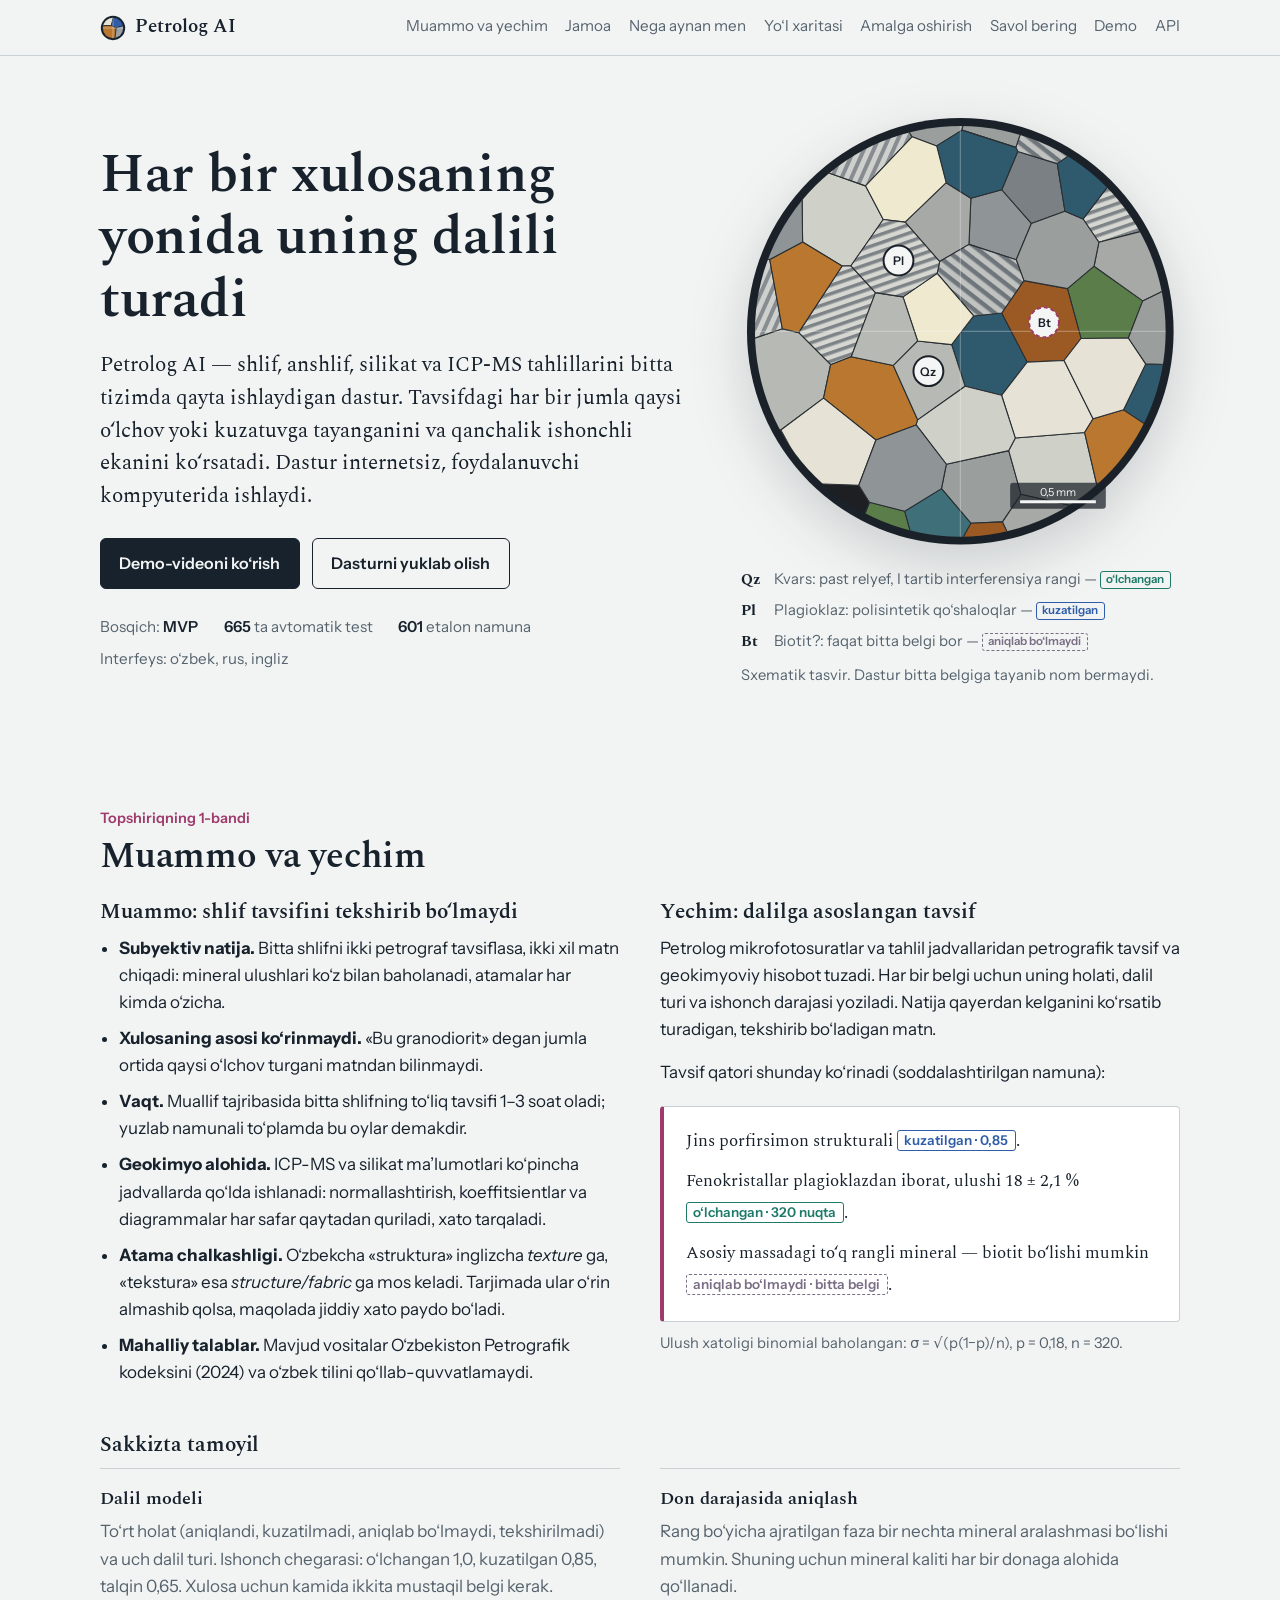
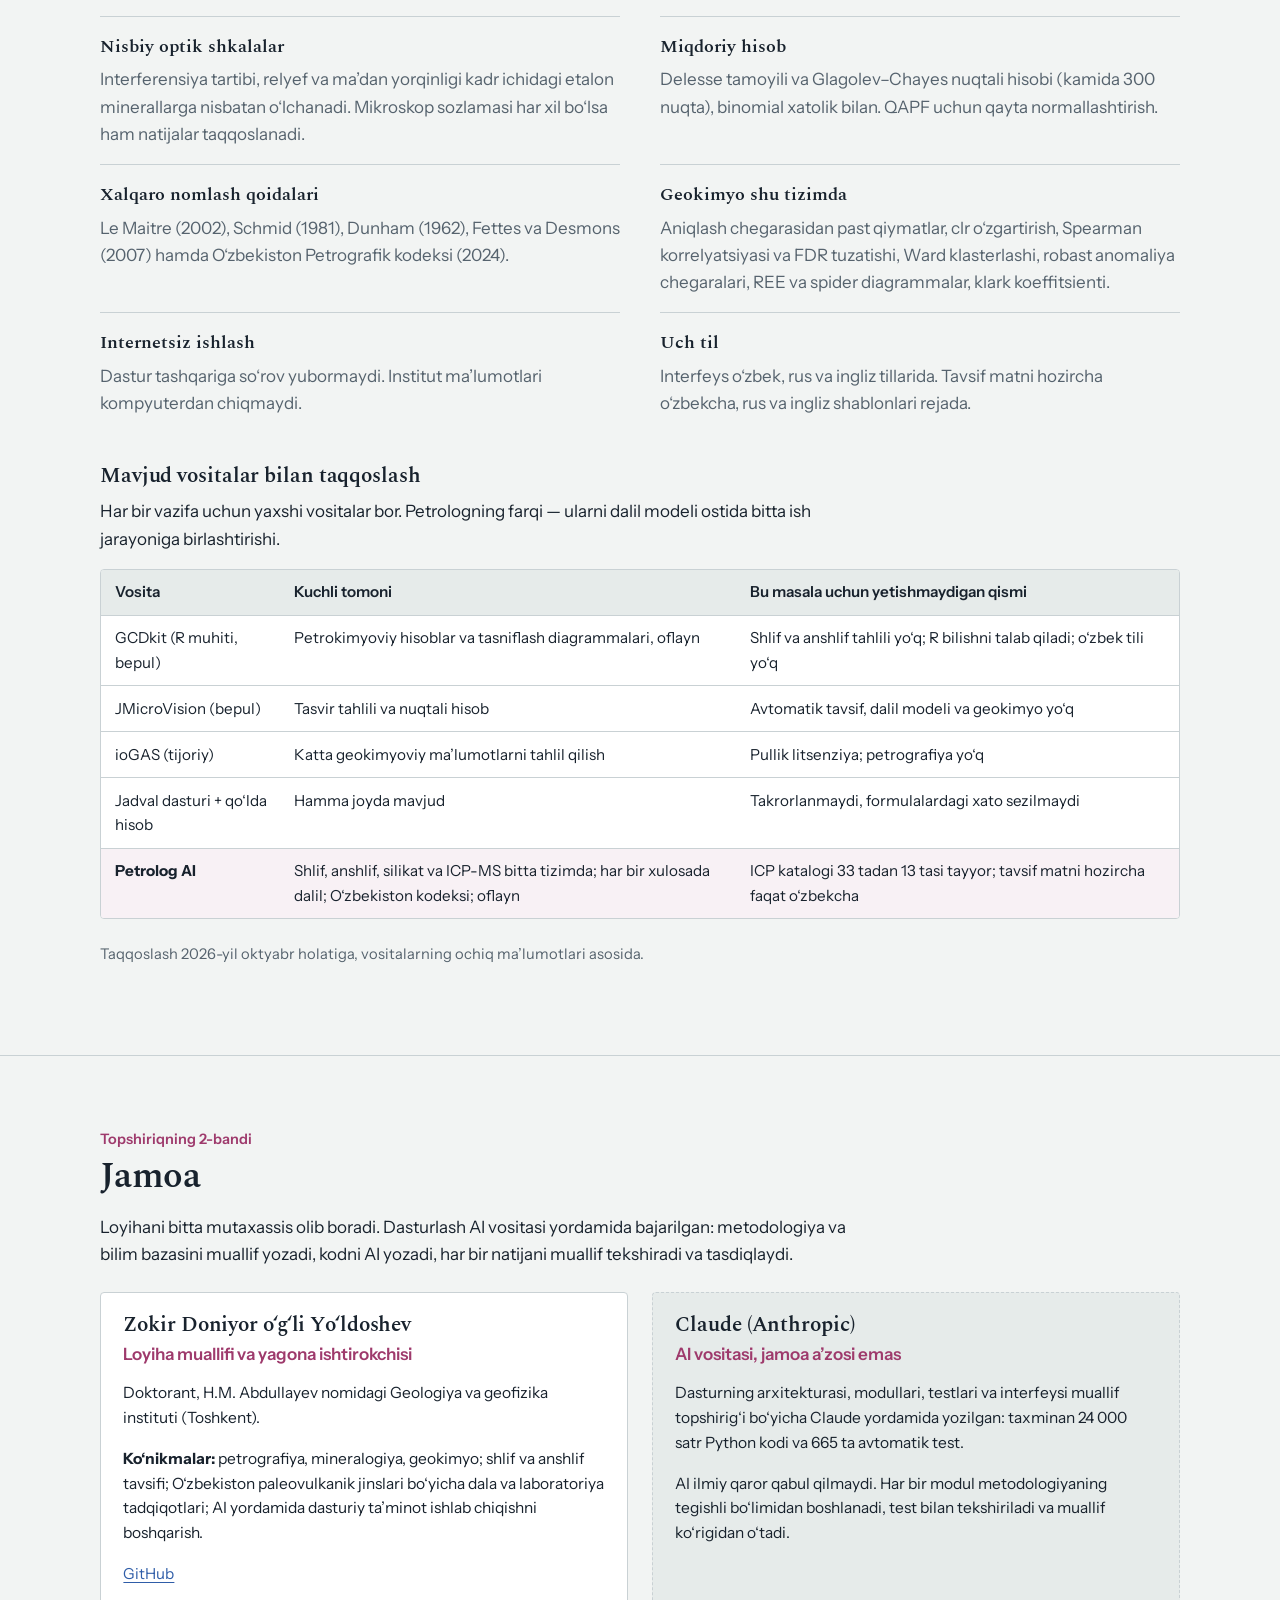
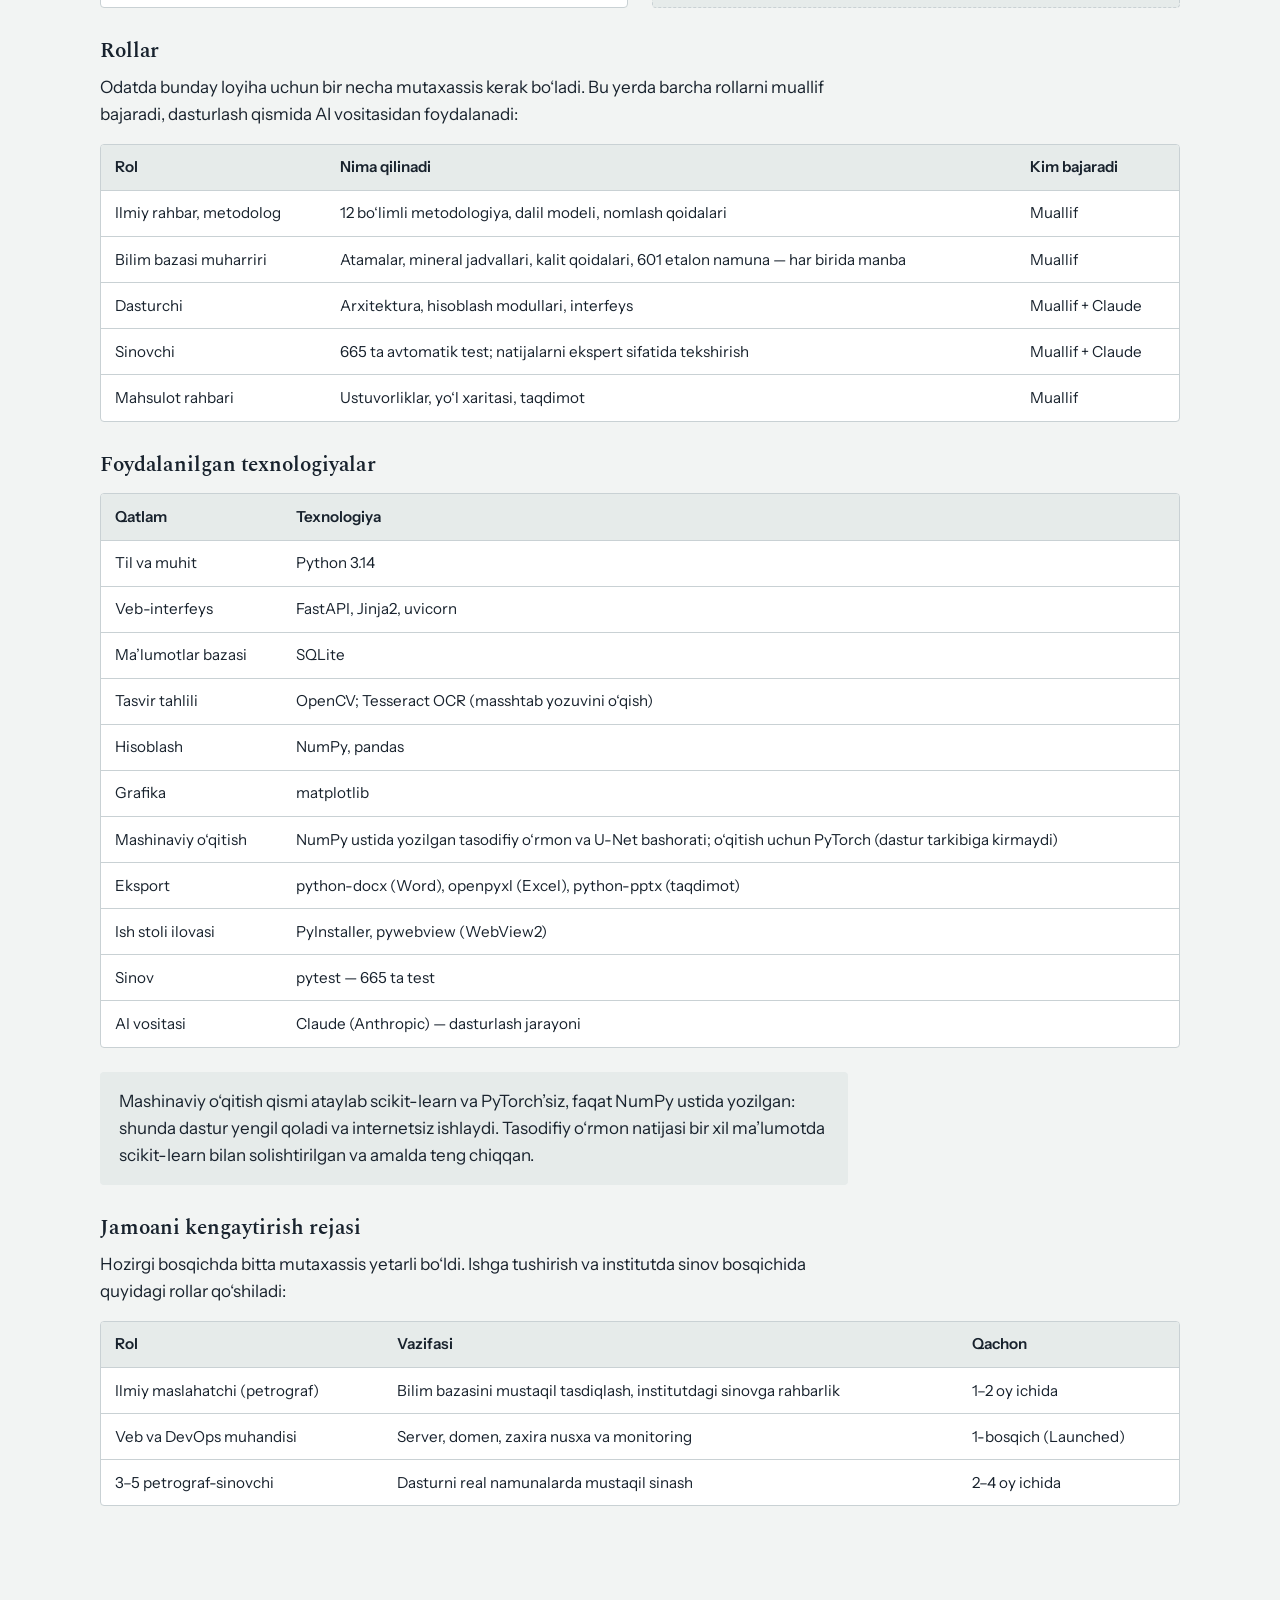
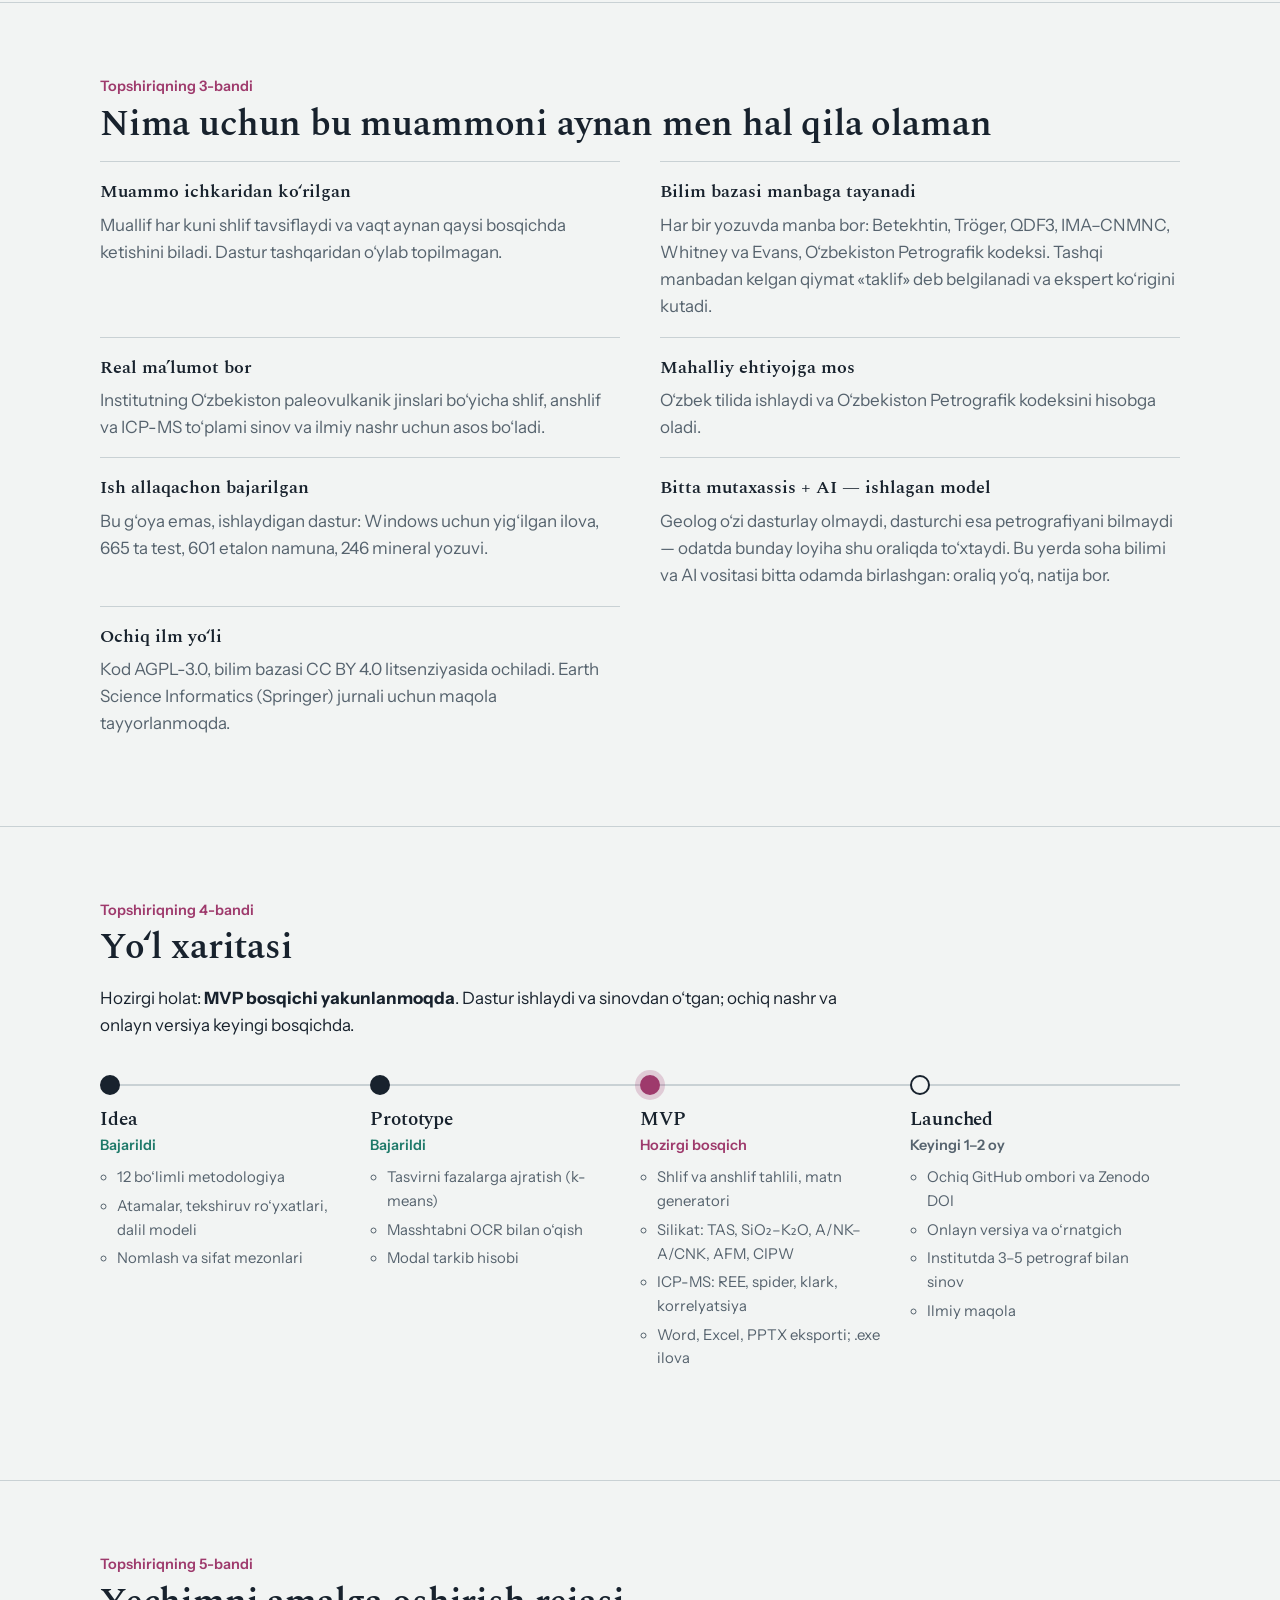
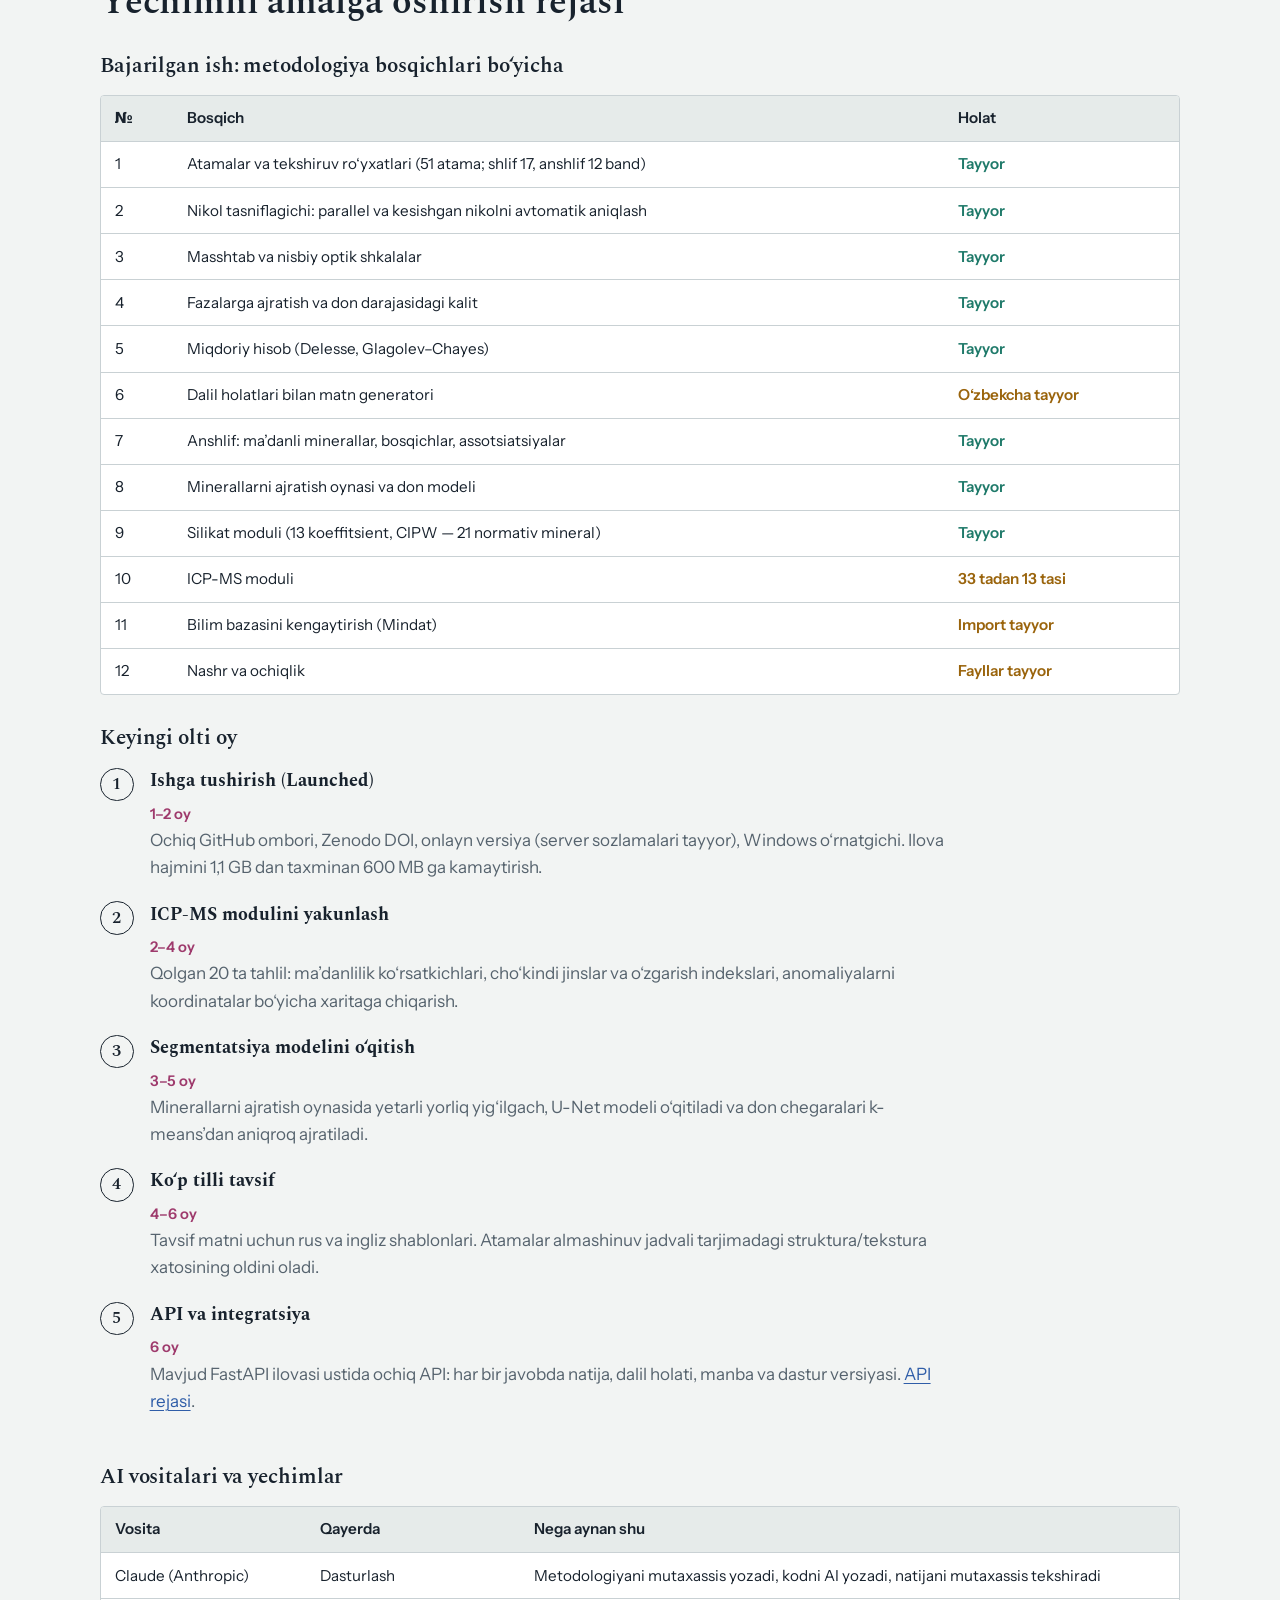
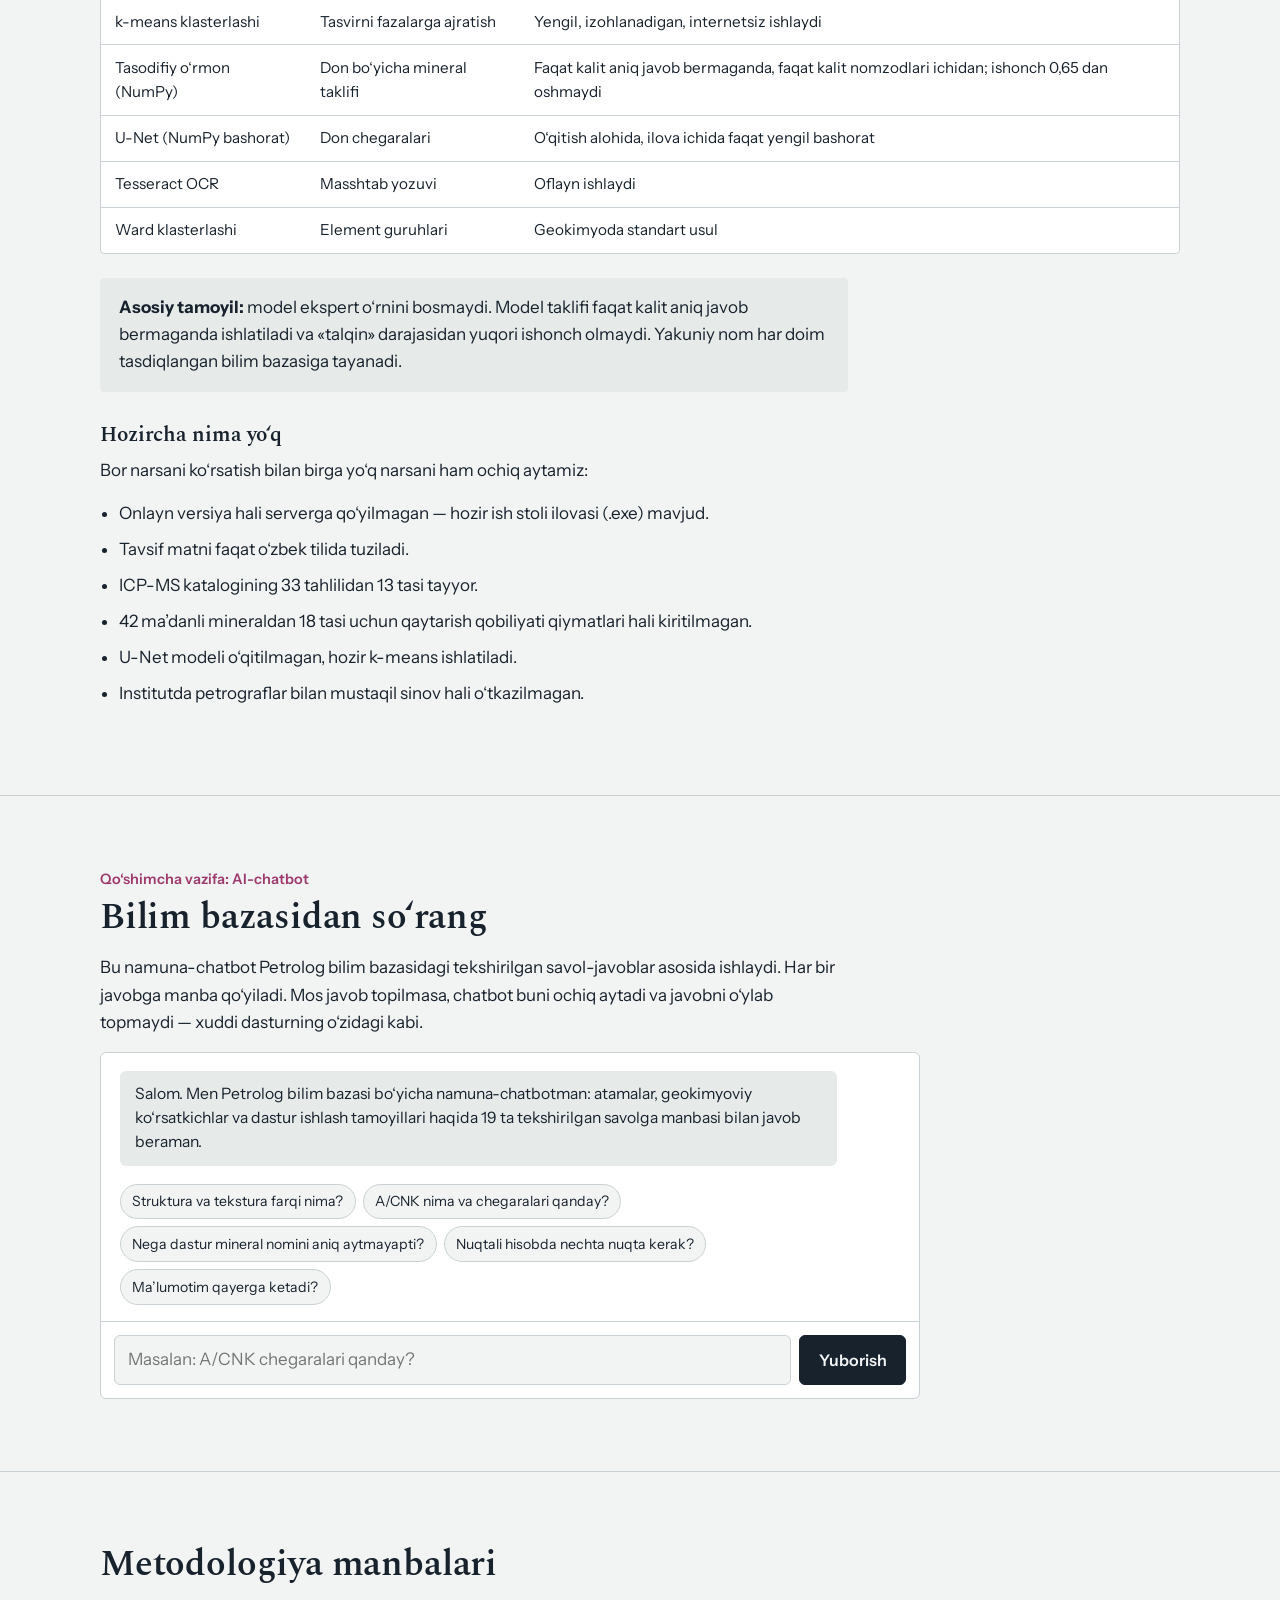
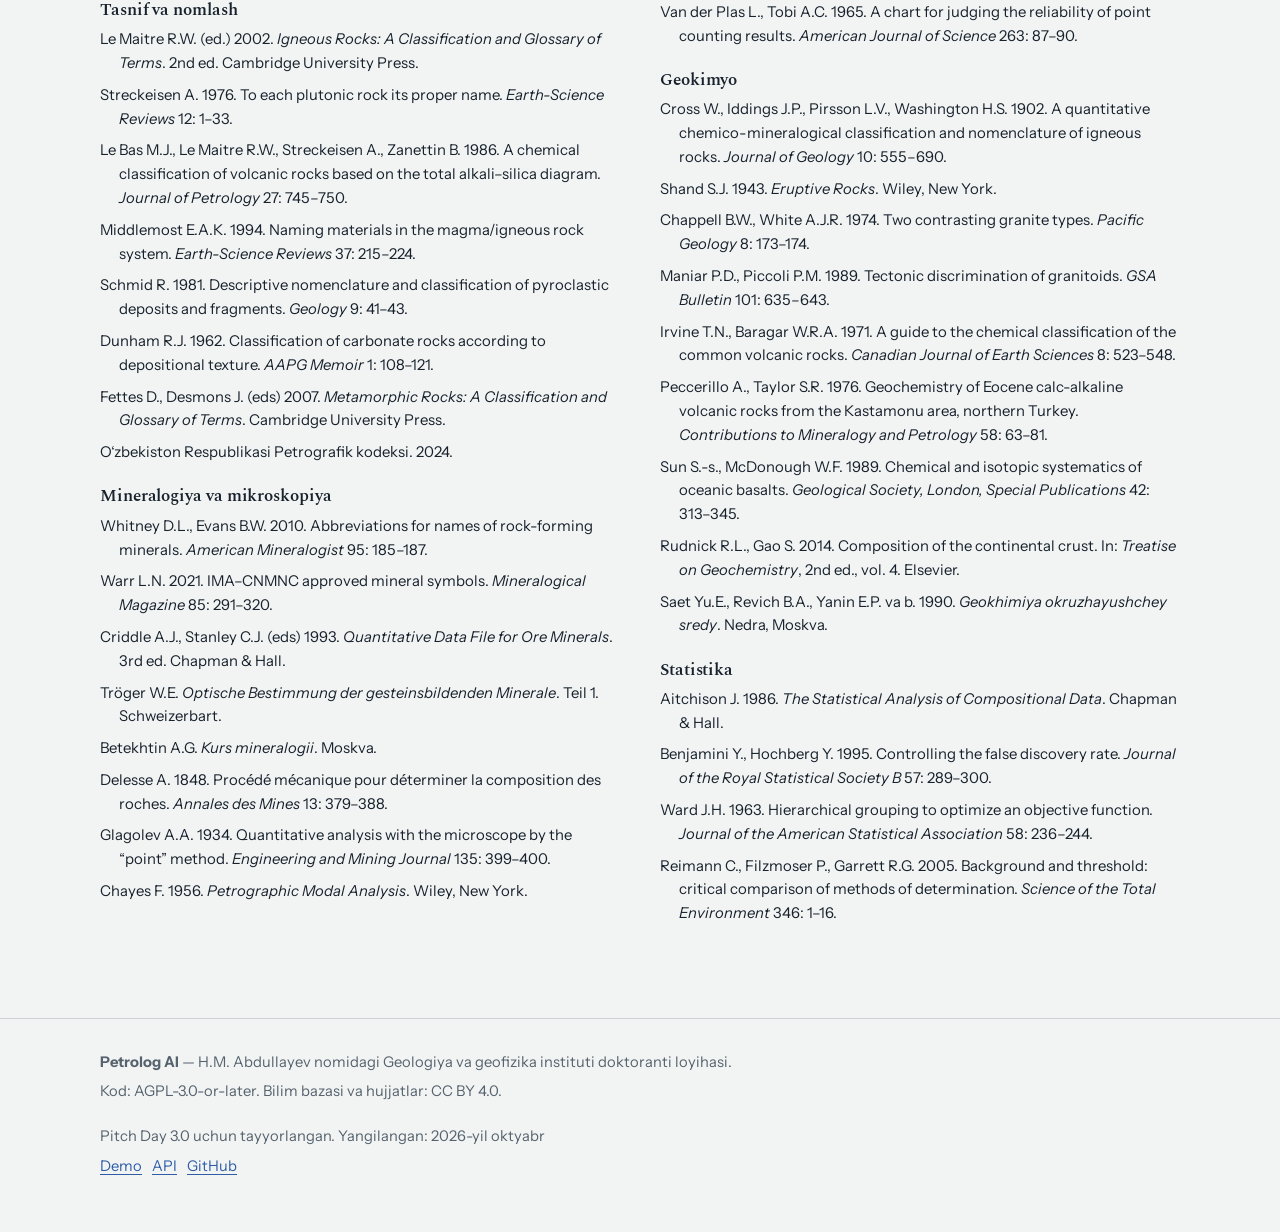
<file: index.html>
<!doctype html>
<html lang="uz">
<head>
<meta charset="utf-8">
<meta name="viewport" content="width=device-width, initial-scale=1">
<title>Petrolog AI — tekshirib bo‘ladigan petrografik tavsif</title>
<meta name="description" content="Petrolog AI shlif, anshlif, silikat va ICP-MS tahlillarini bitta tizimda qayta ishlaydi. Har bir xulosa yonida uning dalili va ishonch darajasi turadi. Internetsiz ishlaydi.">
<meta property="og:title" content="Petrolog AI — tekshirib bo‘ladigan petrografik tavsif">
<meta property="og:description" content="Shlif, anshlif va geokimyo bitta tizimda. Har bir xulosa yonida uning dalili. Internetsiz ishlaydi.">
<meta property="og:type" content="website">
<meta name="theme-color" content="#18222d">
<link rel="icon" href="assets/favicon.svg" type="image/svg+xml">
<link rel="preconnect" href="https://fonts.googleapis.com">
<link rel="preconnect" href="https://fonts.gstatic.com" crossorigin>
<link href="https://fonts.googleapis.com/css2?family=Instrument+Sans:wght@400;600;700&family=Spectral:ital,wght@0,400;0,600;1,400&display=swap" rel="stylesheet">
<link rel="stylesheet" href="assets/style.css">
</head>
<body>
<a class="skip" href="#asosiy">Asosiy matnga o‘tish</a>

<header class="topbar">
  <div class="in">
    <a class="brand" href="./" aria-label="Petrolog AI, bosh sahifa">
      <img src="assets/favicon.svg" alt="" width="26" height="26"> Petrolog AI
    </a>
    <nav class="nav" aria-label="Bo‘limlar">
      <a href="#muammo">Muammo va yechim</a>
      <a href="#jamoa">Jamoa</a>
      <a href="#nega-biz">Nega aynan men</a>
      <a href="#yol-xaritasi">Yo‘l xaritasi</a>
      <a href="#reja">Amalga oshirish</a>
      <a href="#chatbot-blok">Savol bering</a>
      <a href="demo/">Demo</a>
      <a href="api/">API</a>
    </nav>
  </div>
</header>

<main id="asosiy">

<!-- ================= BOSH QISM ================= -->
<section class="hero">
  <div class="wrap grid">
    <div>
      <h1>Har bir xulosaning yonida uning dalili turadi</h1>
      <p class="lead">Petrolog AI — shlif, anshlif, silikat va ICP-MS tahlillarini bitta tizimda qayta ishlaydigan dastur. Tavsifdagi har bir jumla qaysi o‘lchov yoki kuzatuvga tayanganini va qanchalik ishonchli ekanini ko‘rsatadi. Dastur internetsiz, foydalanuvchi kompyuterida ishlaydi.</p>
      <div class="actions">
        <a class="btn primary" href="demo/">Demo-videoni ko‘rish</a>
        <a class="btn" data-link="releases" href="#">Dasturni yuklab olish</a>
      </div>
      <ul class="facts">
        <li>Bosqich: <strong>MVP</strong></li>
        <li><strong>665</strong> ta avtomatik test</li>
        <li><strong>601</strong> etalon namuna</li>
        <li>Interfeys: o‘zbek, rus, ingliz</li>
      </ul>
    </div>
    <div class="scope">
      <figure>
        <svg class="eyepiece" viewBox="0 0 440 440" role="img" aria-labelledby="ep-title ep-desc" xmlns="http://www.w3.org/2000/svg">
<title id="ep-title">Shlifning kesishgan nikoldagi ko‘rinishi</title>
<desc id="ep-desc">Mikroskop ko‘rish maydonidagi mineral donalari. Uchta dona belgilangan: kvars (Qz), plagioklaz (Pl) va biotit (Bt). Pastda 0,5 mm masshtab chizig‘i.</desc>
<defs>
<clipPath id="fov"><circle cx="220" cy="220" r="206"/></clipPath>
<pattern id="tw0" width="9" height="9" patternUnits="userSpaceOnUse" patternTransform="rotate(24)"><rect width="9" height="9" fill="#cdd0cc"/><rect width="4" height="9" fill="#868c90"/></pattern>
<pattern id="tw1" width="8" height="8" patternUnits="userSpaceOnUse" patternTransform="rotate(71)"><rect width="8" height="8" fill="#d6d7d1"/><rect width="3.5" height="8" fill="#7d8387"/></pattern>
<pattern id="tw2" width="10" height="10" patternUnits="userSpaceOnUse" patternTransform="rotate(128)"><rect width="10" height="10" fill="#bfc2bf"/><rect width="4.5" height="10" fill="#6f767b"/></pattern>
</defs>
<circle cx="220" cy="220" r="214" fill="#1b2129"/>
<g clip-path="url(#fov)" stroke="#2a2f33" stroke-width="1.1" stroke-linejoin="round">
<polygon points="262.2,411.2 283.1,455.4 337.2,441.6 347.2,398.4 280.9,383.5" fill="#a6a9a6"/>
<polygon points="359.0,130.7 406.5,118.5 411.2,58.2 384.8,52.7 343.2,107.3" fill="url(#tw1)"/>
<polygon points="178.1,450.1 153.7,477.6 109.3,442.1 128.8,391.5 164.2,400.5" fill="#5a7d4a"/>
<polygon points="388.6,226.7 341.1,227.2 327.5,177.2 354.2,154.7 403.0,189.5" fill="#5a7d4a"/>
<polygon points="142.7,107.8 124.9,74.1 82.6,59.2 61.1,71.7 61.8,130.5 101.4,154.5 110.3,154.3" fill="#cfd0c8"/>
<polygon points="110.6,245.5 89.9,253.5 57.8,221.3 101.4,154.5 110.3,154.3 134.9,181.2" fill="url(#tw1)"/>
<polygon points="287.1,250.9 261.4,284.2 224.9,275.2 211.3,233.4 233.4,204.6 261.6,201.6" fill="#2f5a6e"/>
<polygon points="283.8,169.2 261.6,201.6 287.1,250.9 324.1,249.3 341.1,227.2 327.5,177.2" fill="#9b5a24"/>
<polygon points="230.6,86.5 228.7,132.8 276.1,148.2 291.3,111.8 261.6,78.0" fill="#8f9497"/>
<polygon points="261.6,78.0 277.6,39.6 317.3,51.8 325.0,99.6 291.3,111.8" fill="#7b8084"/>
<polygon points="128.8,391.5 109.3,442.1 68.0,453.2 36.5,425.9 69.4,372.7 118.2,374.5" fill="#1d1f22"/>
<polygon points="206.0,353.4 268.6,339.7 280.9,383.5 262.2,411.2 230.7,412.6 201.1,377.8" fill="#9a9e9c"/>
<polygon points="268.6,339.7 275.2,327.1 344.7,321.5 360.0,387.0 347.2,398.4 280.9,383.5" fill="#cfd0c8"/>
<polygon points="89.9,253.5 57.8,221.3 41.5,217.5 5.1,229.8 -3.3,242.8 1.7,302.0 14.5,316.6 40.0,319.0 82.8,287.1" fill="#b7bab4"/>
<polygon points="201.1,377.8 164.2,400.5 178.1,450.1 211.0,448.3 230.7,412.6" fill="#3f6f78"/>
<polygon points="152.8,254.3 110.6,245.5 89.9,253.5 82.8,287.1 135.4,329.1 175.7,313.9 177.3,308.9" fill="#b9772f"/>
<polygon points="28.8,147.9 41.5,217.5 5.1,229.8 -28.8,177.1 1.0,142.4" fill="url(#tw0)"/>
<polygon points="124.9,74.1 82.6,59.2 90.8,-5.1 154.2,-3.9 171.6,24.9" fill="url(#tw0)"/>
<polygon points="433.0,174.9 431.9,137.7 406.5,118.5 359.0,130.7 354.2,154.7 403.0,189.5" fill="#a6a9a6"/>
<polygon points="324.1,249.3 353.2,307.8 344.7,321.5 275.2,327.1 261.4,284.2 287.1,250.9" fill="#e6e3d6"/>
<polygon points="355.7,25.5 351.1,-33.6 289.8,-6.0 275.7,35.5 277.6,39.6 317.3,51.8" fill="url(#tw2)"/>
<polygon points="230.6,86.5 205.8,70.9 164.6,110.5 199.3,150.0 228.7,132.8" fill="#a6a9a6"/>
<polygon points="196.3,34.0 171.6,24.9 154.2,-3.9 206.3,-142.9 236.4,-45.5 221.7,18.2" fill="#9a9e9c"/>
<polygon points="276.1,148.2 283.8,169.2 327.5,177.2 354.2,154.7 359.0,130.7 343.2,107.3 325.0,99.6 291.3,111.8" fill="#9a9e9c"/>
<polygon points="383.8,298.8 435.1,332.7 439.9,358.6 420.5,392.7 360.0,387.0 344.7,321.5 353.2,307.8" fill="#b9772f"/>
<polygon points="36.5,425.9 69.4,372.7 40.0,319.0 14.5,316.6 -18.6,373.4 14.2,426.2" fill="#7c4a22"/>
<polygon points="221.7,18.2 236.4,-45.5 289.8,-6.0 275.7,35.5" fill="#9a9e9c"/>
<polygon points="230.6,86.5 205.8,70.9 196.3,34.0 221.7,18.2 275.7,35.5 277.6,39.6 261.6,78.0" fill="#2f5a6e"/>
<polygon points="406.0,252.7 383.8,298.8 435.1,332.7 462.1,292.7 442.3,253.7" fill="#2f5a6e"/>
<polygon points="228.7,132.8 199.3,150.0 196.8,161.9 233.4,204.6 261.6,201.6 283.8,169.2 276.1,148.2" fill="url(#tw2)"/>
<polygon points="205.8,70.9 196.3,34.0 171.6,24.9 124.9,74.1 142.7,107.8 164.6,110.5" fill="#efe9cf"/>
<polygon points="177.2,229.7 211.3,233.4 224.9,275.2 177.3,308.9 152.8,254.3" fill="#b7bab4"/>
<polygon points="118.2,374.5 69.4,372.7 40.0,319.0 82.8,287.1 135.4,329.1" fill="#e6e3d6"/>
<polygon points="177.2,229.7 162.5,185.5 196.8,161.9 233.4,204.6 211.3,233.4" fill="#efe9cf"/>
<polygon points="473.1,111.2 435.4,47.3 411.2,58.2 406.5,118.5 431.9,137.7" fill="url(#tw0)"/>
<polygon points="206.0,353.4 175.7,313.9 177.3,308.9 224.9,275.2 261.4,284.2 275.2,327.1 268.6,339.7" fill="#cfd0c8"/>
<polygon points="177.2,229.7 162.5,185.5 134.9,181.2 110.6,245.5 152.8,254.3" fill="#b7bab4"/>
<polygon points="206.0,353.4 175.7,313.9 135.4,329.1 118.2,374.5 128.8,391.5 164.2,400.5 201.1,377.8" fill="#8f9497"/>
<polygon points="388.6,226.7 341.1,227.2 324.1,249.3 353.2,307.8 383.8,298.8 406.0,252.7" fill="#e6e3d6"/>
<polygon points="343.2,107.3 384.8,52.7 355.7,25.5 317.3,51.8 325.0,99.6" fill="#2f5a6e"/>
<polygon points="28.8,147.9 61.8,130.5 101.4,154.5 57.8,221.3 41.5,217.5" fill="#b9772f"/>
<polygon points="28.8,147.9 61.8,130.5 61.1,71.7 11.8,58.4 -20.4,97.7 1.0,142.4" fill="#8f9497"/>
<polygon points="439.1,178.7 433.0,174.9 403.0,189.5 388.6,226.7 406.0,252.7 442.3,253.7 467.0,222.9" fill="#9a9e9c"/>
<polygon points="162.5,185.5 134.9,181.2 110.3,154.3 142.7,107.8 164.6,110.5 199.3,150.0 196.8,161.9" fill="url(#tw1)"/>
<polygon points="230.7,412.6 211.0,448.3 257.3,506.4 283.1,455.4 262.2,411.2" fill="#9b5a24"/>
</g>
<g clip-path="url(#fov)" stroke="#f4f6f5" stroke-opacity=".45" stroke-width=".8">
<line x1="220" y1="10" x2="220" y2="430"/><line x1="10" y1="220" x2="430" y2="220"/>
</g>
<g class="scalebar">
<rect x="270" y="372" width="96" height="26" rx="3" fill="#1b2129" fill-opacity=".72"/>
<line x1="280" y1="391" x2="356" y2="391" stroke="#f4f6f5" stroke-width="3"/>
<text x="318" y="385" text-anchor="middle" fill="#f4f6f5" font-size="11">0,5 mm</text>
</g>
<g class="marks" font-size="12" font-weight="600" text-anchor="middle">
<g><circle cx="188" cy="260" r="15" fill="#f4f6f5" stroke="#1b2129" stroke-width="2"/><text x="188" y="264.5" fill="#1b2129">Qz</text></g>
<g><circle cx="158" cy="149" r="15" fill="#f4f6f5" stroke="#1b2129" stroke-width="2"/><text x="158" y="153.5" fill="#1b2129">Pl</text></g>
<g><circle cx="304" cy="211" r="15" fill="#f4f6f5" stroke="#9e3a6c" stroke-width="2" stroke-dasharray="4 3"/><text x="304" y="215.5" fill="#1b2129">Bt</text></g>
</g>
</svg>
        <figcaption>
          <dl>
            <dt>Qz</dt><dd>Kvars: past relyef, I tartib interferensiya rangi — <span class="ev m">o‘lchangan</span></dd>
            <dt>Pl</dt><dd>Plagioklaz: polisintetik qo‘shaloqlar — <span class="ev o">kuzatilgan</span></dd>
            <dt>Bt</dt><dd>Biotit?: faqat bitta belgi bor — <span class="ev n">aniqlab bo‘lmaydi</span></dd>
          </dl>
          <p class="small muted" style="margin-top:.6rem">Sxematik tasvir. Dastur bitta belgiga tayanib nom bermaydi.</p>
        </figcaption>
      </figure>
    </div>
  </div>
</section>

<!-- ================= 1. MUAMMO → YECHIM ================= -->
<section class="block" id="muammo">
  <div class="wrap">
    <span class="req">Topshiriqning 1-bandi</span>
    <h2>Muammo va yechim</h2>

    <div class="split">
      <div>
        <h3>Muammo: shlif tavsifini tekshirib bo‘lmaydi</h3>
        <ul class="plain">
          <li><b>Subyektiv natija.</b> Bitta shlifni ikki petrograf tavsiflasa, ikki xil matn chiqadi: mineral ulushlari ko‘z bilan baholanadi, atamalar har kimda o‘zicha.</li>
          <li><b>Xulosaning asosi ko‘rinmaydi.</b> «Bu granodiorit» degan jumla ortida qaysi o‘lchov turgani matndan bilinmaydi.</li>
          <li><b>Vaqt.</b> Muallif tajribasida bitta shlifning to‘liq tavsifi 1–3 soat oladi; yuzlab namunali to‘plamda bu oylar demakdir.</li>
          <li><b>Geokimyo alohida.</b> ICP-MS va silikat ma’lumotlari ko‘pincha jadvallarda qo‘lda ishlanadi: normallashtirish, koeffitsientlar va diagrammalar har safar qaytadan quriladi, xato tarqaladi.</li>
          <li><b>Atama chalkashligi.</b> O‘zbekcha «struktura» inglizcha <i>texture</i> ga, «tekstura» esa <i>structure/fabric</i> ga mos keladi. Tarjimada ular o‘rin almashib qolsa, maqolada jiddiy xato paydo bo‘ladi.</li>
          <li><b>Mahalliy talablar.</b> Mavjud vositalar O‘zbekiston Petrografik kodeksini (2024) va o‘zbek tilini qo‘llab-quvvatlamaydi.</li>
        </ul>
      </div>
      <div>
        <h3>Yechim: dalilga asoslangan tavsif</h3>
        <p>Petrolog mikrofotosuratlar va tahlil jadvallaridan petrografik tavsif va geokimyoviy hisobot tuzadi. Har bir belgi uchun uning holati, dalil turi va ishonch darajasi yoziladi. Natija qayerdan kelganini ko‘rsatib turadigan, tekshirib bo‘ladigan matn.</p>
        <p>Tavsif qatori shunday ko‘rinadi (soddalashtirilgan namuna):</p>
        <div class="sample" aria-label="Tavsif namunasi">
          <p>Jins porfirsimon strukturali <span class="ev o">kuzatilgan · 0,85</span>.</p>
          <p>Fenokristallar plagioklazdan iborat, ulushi 18 ± 2,1 % <span class="ev m">o‘lchangan · 320 nuqta</span>.</p>
          <p>Asosiy massadagi to‘q rangli mineral — biotit bo‘lishi mumkin <span class="ev n">aniqlab bo‘lmaydi · bitta belgi</span>.</p>
        </div>
        <p class="small muted">Ulush xatoligi binomial baholangan: σ = √(p(1−p)/n), p = 0,18, n = 320.</p>
      </div>
    </div>

    <h3>Sakkizta tamoyil</h3>
    <dl class="principles">
      <div><dt>Dalil modeli</dt><dd>To‘rt holat (aniqlandi, kuzatilmadi, aniqlab bo‘lmaydi, tekshirilmadi) va uch dalil turi. Ishonch chegarasi: o‘lchangan 1,0, kuzatilgan 0,85, talqin 0,65. Xulosa uchun kamida ikkita mustaqil belgi kerak.</dd></div>
      <div><dt>Don darajasida aniqlash</dt><dd>Rang bo‘yicha ajratilgan faza bir nechta mineral aralashmasi bo‘lishi mumkin. Shuning uchun mineral kaliti har bir donaga alohida qo‘llanadi.</dd></div>
      <div><dt>Nisbiy optik shkalalar</dt><dd>Interferensiya tartibi, relyef va ma’dan yorqinligi kadr ichidagi etalon minerallarga nisbatan o‘lchanadi. Mikroskop sozlamasi har xil bo‘lsa ham natijalar taqqoslanadi.</dd></div>
      <div><dt>Miqdoriy hisob</dt><dd>Delesse tamoyili va Glagolev–Chayes nuqtali hisobi (kamida 300 nuqta), binomial xatolik bilan. QAPF uchun qayta normallashtirish.</dd></div>
      <div><dt>Xalqaro nomlash qoidalari</dt><dd>Le Maitre (2002), Schmid (1981), Dunham (1962), Fettes va Desmons (2007) hamda O‘zbekiston Petrografik kodeksi (2024).</dd></div>
      <div><dt>Geokimyo shu tizimda</dt><dd>Aniqlash chegarasidan past qiymatlar, clr o‘zgartirish, Spearman korrelyatsiyasi va FDR tuzatishi, Ward klasterlashi, robast anomaliya chegaralari, REE va spider diagrammalar, klark koeffitsienti.</dd></div>
      <div><dt>Internetsiz ishlash</dt><dd>Dastur tashqariga so‘rov yubormaydi. Institut ma’lumotlari kompyuterdan chiqmaydi.</dd></div>
      <div><dt>Uch til</dt><dd>Interfeys o‘zbek, rus va ingliz tillarida. Tavsif matni hozircha o‘zbekcha, rus va ingliz shablonlari rejada.</dd></div>
    </dl>

    <h3>Mavjud vositalar bilan taqqoslash</h3>
    <p class="prose">Har bir vazifa uchun yaxshi vositalar bor. Petrologning farqi — ularni dalil modeli ostida bitta ish jarayoniga birlashtirishi.</p>
    <div class="table-wrap">
      <table>
        <thead><tr><th>Vosita</th><th>Kuchli tomoni</th><th>Bu masala uchun yetishmaydigan qismi</th></tr></thead>
        <tbody>
          <tr><td>GCDkit (R muhiti, bepul)</td><td>Petrokimyoviy hisoblar va tasniflash diagrammalari, oflayn</td><td>Shlif va anshlif tahlili yo‘q; R bilishni talab qiladi; o‘zbek tili yo‘q</td></tr>
          <tr><td>JMicroVision (bepul)</td><td>Tasvir tahlili va nuqtali hisob</td><td>Avtomatik tavsif, dalil modeli va geokimyo yo‘q</td></tr>
          <tr><td>ioGAS (tijoriy)</td><td>Katta geokimyoviy ma’lumotlarni tahlil qilish</td><td>Pullik litsenziya; petrografiya yo‘q</td></tr>
          <tr><td>Jadval dasturi + qo‘lda hisob</td><td>Hamma joyda mavjud</td><td>Takrorlanmaydi, formulalardagi xato sezilmaydi</td></tr>
          <tr class="ours"><td><b>Petrolog AI</b></td><td>Shlif, anshlif, silikat va ICP-MS bitta tizimda; har bir xulosada dalil; O‘zbekiston kodeksi; oflayn</td><td>ICP katalogi 33 tadan 13 tasi tayyor; tavsif matni hozircha faqat o‘zbekcha</td></tr>
        </tbody>
      </table>
    </div>
    <p class="small muted">Taqqoslash 2026-yil oktyabr holatiga, vositalarning ochiq ma’lumotlari asosida.</p>
  </div>
</section>

<!-- ================= 2. JAMOA ================= -->
<section class="block" id="jamoa">
  <div class="wrap">
    <span class="req">Topshiriqning 2-bandi</span>
    <h2>Jamoa</h2>
    <p class="prose">Loyihani bitta mutaxassis olib boradi. Dasturlash AI vositasi yordamida bajarilgan: metodologiya va bilim bazasini muallif yozadi, kodni AI yozadi, har bir natijani muallif tekshiradi va tasdiqlaydi.</p>

    <div class="people">
      <article class="person">
        <h3>Zokir Doniyor o‘g‘li Yo‘ldoshev</h3>
        <div class="role">Loyiha muallifi va yagona ishtirokchisi</div>
        <p>Doktorant, H.M. Abdullayev nomidagi Geologiya va geofizika instituti (Toshkent).</p>
        <p><b>Ko‘nikmalar:</b> petrografiya, mineralogiya, geokimyo; shlif va anshlif tavsifi; O‘zbekiston paleovulkanik jinslari bo‘yicha dala va laboratoriya tadqiqotlari; AI yordamida dasturiy ta’minot ishlab chiqishni boshqarish.</p>
        <div class="links">
          <a data-link="email" href="#">Email</a>
          <a data-link="orcid" href="#">ORCID</a>
          <a data-link="github" href="#">GitHub</a>
          <a data-link="telegram" href="#">Telegram</a>
        </div>
      </article>
      <aside class="person tool">
        <h3>Claude (Anthropic)</h3>
        <div class="role">AI vositasi, jamoa a’zosi emas</div>
        <p>Dasturning arxitekturasi, modullari, testlari va interfeysi muallif topshirig‘i bo‘yicha Claude yordamida yozilgan: taxminan 24 000 satr Python kodi va 665 ta avtomatik test.</p>
        <p>AI ilmiy qaror qabul qilmaydi. Har bir modul metodologiyaning tegishli bo‘limidan boshlanadi, test bilan tekshiriladi va muallif ko‘rigidan o‘tadi.</p>
      </aside>
    </div>

    <h3>Rollar</h3>
    <p class="prose">Odatda bunday loyiha uchun bir necha mutaxassis kerak bo‘ladi. Bu yerda barcha rollarni muallif bajaradi, dasturlash qismida AI vositasidan foydalanadi:</p>
    <div class="table-wrap">
      <table>
        <thead><tr><th>Rol</th><th>Nima qilinadi</th><th>Kim bajaradi</th></tr></thead>
        <tbody>
          <tr><td>Ilmiy rahbar, metodolog</td><td>12 bo‘limli metodologiya, dalil modeli, nomlash qoidalari</td><td>Muallif</td></tr>
          <tr><td>Bilim bazasi muharriri</td><td>Atamalar, mineral jadvallari, kalit qoidalari, 601 etalon namuna — har birida manba</td><td>Muallif</td></tr>
          <tr><td>Dasturchi</td><td>Arxitektura, hisoblash modullari, interfeys</td><td>Muallif + Claude</td></tr>
          <tr><td>Sinovchi</td><td>665 ta avtomatik test; natijalarni ekspert sifatida tekshirish</td><td>Muallif + Claude</td></tr>
          <tr><td>Mahsulot rahbari</td><td>Ustuvorliklar, yo‘l xaritasi, taqdimot</td><td>Muallif</td></tr>
        </tbody>
      </table>
    </div>

    <h3>Foydalanilgan texnologiyalar</h3>
    <div class="table-wrap">
      <table>
        <thead><tr><th>Qatlam</th><th>Texnologiya</th></tr></thead>
        <tbody>
          <tr><td>Til va muhit</td><td>Python 3.14</td></tr>
          <tr><td>Veb-interfeys</td><td>FastAPI, Jinja2, uvicorn</td></tr>
          <tr><td>Ma’lumotlar bazasi</td><td>SQLite</td></tr>
          <tr><td>Tasvir tahlili</td><td>OpenCV; Tesseract OCR (masshtab yozuvini o‘qish)</td></tr>
          <tr><td>Hisoblash</td><td>NumPy, pandas</td></tr>
          <tr><td>Grafika</td><td>matplotlib</td></tr>
          <tr><td>Mashinaviy o‘qitish</td><td>NumPy ustida yozilgan tasodifiy o‘rmon va U-Net bashorati; o‘qitish uchun PyTorch (dastur tarkibiga kirmaydi)</td></tr>
          <tr><td>Eksport</td><td>python-docx (Word), openpyxl (Excel), python-pptx (taqdimot)</td></tr>
          <tr><td>Ish stoli ilovasi</td><td>PyInstaller, pywebview (WebView2)</td></tr>
          <tr><td>Sinov</td><td>pytest — 665 ta test</td></tr>
          <tr><td>AI vositasi</td><td>Claude (Anthropic) — dasturlash jarayoni</td></tr>
        </tbody>
      </table>
    </div>
    <p class="note prose">Mashinaviy o‘qitish qismi ataylab scikit-learn va PyTorch’siz, faqat NumPy ustida yozilgan: shunda dastur yengil qoladi va internetsiz ishlaydi. Tasodifiy o‘rmon natijasi bir xil ma’lumotda scikit-learn bilan solishtirilgan va amalda teng chiqqan.</p>

    <h3>Jamoani kengaytirish rejasi</h3>
    <p class="prose">Hozirgi bosqichda bitta mutaxassis yetarli bo‘ldi. Ishga tushirish va institutda sinov bosqichida quyidagi rollar qo‘shiladi:</p>
    <div class="table-wrap">
      <table>
        <thead><tr><th>Rol</th><th>Vazifasi</th><th>Qachon</th></tr></thead>
        <tbody>
          <tr><td>Ilmiy maslahatchi (petrograf)</td><td>Bilim bazasini mustaqil tasdiqlash, institutdagi sinovga rahbarlik</td><td>1–2 oy ichida</td></tr>
          <tr><td>Veb va DevOps muhandisi</td><td>Server, domen, zaxira nusxa va monitoring</td><td>1-bosqich (Launched)</td></tr>
          <tr><td>3–5 petrograf-sinovchi</td><td>Dasturni real namunalarda mustaqil sinash</td><td>2–4 oy ichida</td></tr>
        </tbody>
      </table>
    </div>
  </div>
</section>

<!-- ================= 3. NEGA BIZ ================= -->
<section class="block" id="nega-biz">
  <div class="wrap">
    <span class="req">Topshiriqning 3-bandi</span>
    <h2>Nima uchun bu muammoni aynan men hal qila olaman</h2>
    <dl class="principles">
      <div><dt>Muammo ichkaridan ko‘rilgan</dt><dd>Muallif har kuni shlif tavsiflaydi va vaqt aynan qaysi bosqichda ketishini biladi. Dastur tashqaridan o‘ylab topilmagan.</dd></div>
      <div><dt>Bilim bazasi manbaga tayanadi</dt><dd>Har bir yozuvda manba bor: Betekhtin, Tröger, QDF3, IMA–CNMNC, Whitney va Evans, O‘zbekiston Petrografik kodeksi. Tashqi manbadan kelgan qiymat «taklif» deb belgilanadi va ekspert ko‘rigini kutadi.</dd></div>
      <div><dt>Real ma’lumot bor</dt><dd>Institutning O‘zbekiston paleovulkanik jinslari bo‘yicha shlif, anshlif va ICP-MS to‘plami sinov va ilmiy nashr uchun asos bo‘ladi.</dd></div>
      <div><dt>Mahalliy ehtiyojga mos</dt><dd>O‘zbek tilida ishlaydi va O‘zbekiston Petrografik kodeksini hisobga oladi.</dd></div>
      <div><dt>Ish allaqachon bajarilgan</dt><dd>Bu g‘oya emas, ishlaydigan dastur: Windows uchun yig‘ilgan ilova, 665 ta test, 601 etalon namuna, 246 mineral yozuvi.</dd></div>
      <div><dt>Bitta mutaxassis + AI — ishlagan model</dt><dd>Geolog o‘zi dasturlay olmaydi, dasturchi esa petrografiyani bilmaydi — odatda bunday loyiha shu oraliqda to‘xtaydi. Bu yerda soha bilimi va AI vositasi bitta odamda birlashgan: oraliq yo‘q, natija bor.</dd></div>
      <div><dt>Ochiq ilm yo‘li</dt><dd>Kod AGPL-3.0, bilim bazasi CC BY 4.0 litsenziyasida ochiladi. Earth Science Informatics (Springer) jurnali uchun maqola tayyorlanmoqda.</dd></div>
    </dl>
  </div>
</section>

<!-- ================= 4. YO‘L XARITASI ================= -->
<section class="block" id="yol-xaritasi">
  <div class="wrap">
    <span class="req">Topshiriqning 4-bandi</span>
    <h2>Yo‘l xaritasi</h2>
    <p class="prose">Hozirgi holat: <b>MVP bosqichi yakunlanmoqda</b>. Dastur ishlaydi va sinovdan o‘tgan; ochiq nashr va onlayn versiya keyingi bosqichda.</p>
    <ol class="road">
      <li class="done">
        <span class="dot" aria-hidden="true"></span>
        <h3>Idea</h3><span class="state">Bajarildi</span>
        <ul><li>12 bo‘limli metodologiya</li><li>Atamalar, tekshiruv ro‘yxatlari, dalil modeli</li><li>Nomlash va sifat mezonlari</li></ul>
      </li>
      <li class="done">
        <span class="dot" aria-hidden="true"></span>
        <h3>Prototype</h3><span class="state">Bajarildi</span>
        <ul><li>Tasvirni fazalarga ajratish (k-means)</li><li>Masshtabni OCR bilan o‘qish</li><li>Modal tarkib hisobi</li></ul>
      </li>
      <li class="now">
        <span class="dot" aria-hidden="true"></span>
        <h3>MVP</h3><span class="state">Hozirgi bosqich</span>
        <ul><li>Shlif va anshlif tahlili, matn generatori</li><li>Silikat: TAS, SiO₂–K₂O, A/NK–A/CNK, AFM, CIPW</li><li>ICP-MS: REE, spider, klark, korrelyatsiya</li><li>Word, Excel, PPTX eksporti; .exe ilova</li></ul>
      </li>
      <li class="next">
        <span class="dot" aria-hidden="true"></span>
        <h3>Launched</h3><span class="state">Keyingi 1–2 oy</span>
        <ul><li>Ochiq GitHub ombori va Zenodo DOI</li><li>Onlayn versiya va o‘rnatgich</li><li>Institutda 3–5 petrograf bilan sinov</li><li>Ilmiy maqola</li></ul>
      </li>
    </ol>
  </div>
</section>

<!-- ================= 5. AMALGA OSHIRISH REJASI ================= -->
<section class="block" id="reja">
  <div class="wrap">
    <span class="req">Topshiriqning 5-bandi</span>
    <h2>Yechimni amalga oshirish rejasi</h2>

    <h3>Bajarilgan ish: metodologiya bosqichlari bo‘yicha</h3>
    <div class="table-wrap">
      <table>
        <thead><tr><th>№</th><th>Bosqich</th><th>Holat</th></tr></thead>
        <tbody>
          <tr><td>1</td><td>Atamalar va tekshiruv ro‘yxatlari (51 atama; shlif 17, anshlif 12 band)</td><td class="st ok">Tayyor</td></tr>
          <tr><td>2</td><td>Nikol tasniflagichi: parallel va kesishgan nikolni avtomatik aniqlash</td><td class="st ok">Tayyor</td></tr>
          <tr><td>3</td><td>Masshtab va nisbiy optik shkalalar</td><td class="st ok">Tayyor</td></tr>
          <tr><td>4</td><td>Fazalarga ajratish va don darajasidagi kalit</td><td class="st ok">Tayyor</td></tr>
          <tr><td>5</td><td>Miqdoriy hisob (Delesse, Glagolev–Chayes)</td><td class="st ok">Tayyor</td></tr>
          <tr><td>6</td><td>Dalil holatlari bilan matn generatori</td><td class="st part">O‘zbekcha tayyor</td></tr>
          <tr><td>7</td><td>Anshlif: ma’danli minerallar, bosqichlar, assotsiatsiyalar</td><td class="st ok">Tayyor</td></tr>
          <tr><td>8</td><td>Minerallarni ajratish oynasi va don modeli</td><td class="st ok">Tayyor</td></tr>
          <tr><td>9</td><td>Silikat moduli (13 koeffitsient, CIPW — 21 normativ mineral)</td><td class="st ok">Tayyor</td></tr>
          <tr><td>10</td><td>ICP-MS moduli</td><td class="st part">33 tadan 13 tasi</td></tr>
          <tr><td>11</td><td>Bilim bazasini kengaytirish (Mindat)</td><td class="st part">Import tayyor</td></tr>
          <tr><td>12</td><td>Nashr va ochiqlik</td><td class="st part">Fayllar tayyor</td></tr>
        </tbody>
      </table>
    </div>

    <h3>Keyingi olti oy</h3>
    <ol class="phases">
      <li><h4>Ishga tushirish (Launched)</h4><span class="when">1–2 oy</span><p>Ochiq GitHub ombori, Zenodo DOI, onlayn versiya (server sozlamalari tayyor), Windows o‘rnatgichi. Ilova hajmini 1,1 GB dan taxminan 600 MB ga kamaytirish.</p></li>
      <li><h4>ICP-MS modulini yakunlash</h4><span class="when">2–4 oy</span><p>Qolgan 20 ta tahlil: ma’danlilik ko‘rsatkichlari, cho‘kindi jinslar va o‘zgarish indekslari, anomaliyalarni koordinatalar bo‘yicha xaritaga chiqarish.</p></li>
      <li><h4>Segmentatsiya modelini o‘qitish</h4><span class="when">3–5 oy</span><p>Minerallarni ajratish oynasida yetarli yorliq yig‘ilgach, U-Net modeli o‘qitiladi va don chegaralari k-means’dan aniqroq ajratiladi.</p></li>
      <li><h4>Ko‘p tilli tavsif</h4><span class="when">4–6 oy</span><p>Tavsif matni uchun rus va ingliz shablonlari. Atamalar almashinuv jadvali tarjimadagi struktura/tekstura xatosining oldini oladi.</p></li>
      <li><h4>API va integratsiya</h4><span class="when">6 oy</span><p>Mavjud FastAPI ilovasi ustida ochiq API: har bir javobda natija, dalil holati, manba va dastur versiyasi. <a href="api/">API rejasi</a>.</p></li>
    </ol>

    <h3>AI vositalari va yechimlar</h3>
    <div class="table-wrap">
      <table>
        <thead><tr><th>Vosita</th><th>Qayerda</th><th>Nega aynan shu</th></tr></thead>
        <tbody>
          <tr><td>Claude (Anthropic)</td><td>Dasturlash</td><td>Metodologiyani mutaxassis yozadi, kodni AI yozadi, natijani mutaxassis tekshiradi</td></tr>
          <tr><td>k-means klasterlashi</td><td>Tasvirni fazalarga ajratish</td><td>Yengil, izohlanadigan, internetsiz ishlaydi</td></tr>
          <tr><td>Tasodifiy o‘rmon (NumPy)</td><td>Don bo‘yicha mineral taklifi</td><td>Faqat kalit aniq javob bermaganda, faqat kalit nomzodlari ichidan; ishonch 0,65 dan oshmaydi</td></tr>
          <tr><td>U-Net (NumPy bashorat)</td><td>Don chegaralari</td><td>O‘qitish alohida, ilova ichida faqat yengil bashorat</td></tr>
          <tr><td>Tesseract OCR</td><td>Masshtab yozuvi</td><td>Oflayn ishlaydi</td></tr>
          <tr><td>Ward klasterlashi</td><td>Element guruhlari</td><td>Geokimyoda standart usul</td></tr>
        </tbody>
      </table>
    </div>
    <p class="note prose"><b>Asosiy tamoyil:</b> model ekspert o‘rnini bosmaydi. Model taklifi faqat kalit aniq javob bermaganda ishlatiladi va «talqin» darajasidan yuqori ishonch olmaydi. Yakuniy nom har doim tasdiqlangan bilim bazasiga tayanadi.</p>

    <h3>Hozircha nima yo‘q</h3>
    <p class="prose">Bor narsani ko‘rsatish bilan birga yo‘q narsani ham ochiq aytamiz:</p>
    <ul class="plain prose">
      <li>Onlayn versiya hali serverga qo‘yilmagan — hozir ish stoli ilovasi (.exe) mavjud.</li>
      <li>Tavsif matni faqat o‘zbek tilida tuziladi.</li>
      <li>ICP-MS katalogining 33 tahlilidan 13 tasi tayyor.</li>
      <li>42 ma’danli mineraldan 18 tasi uchun qaytarish qobiliyati qiymatlari hali kiritilmagan.</li>
      <li>U-Net modeli o‘qitilmagan, hozir k-means ishlatiladi.</li>
      <li>Institutda petrograflar bilan mustaqil sinov hali o‘tkazilmagan.</li>
    </ul>
  </div>
</section>

<!-- ================= CHATBOT ================= -->
<section class="block" id="chatbot-blok">
  <div class="wrap">
    <span class="req">Qo‘shimcha vazifa: AI-chatbot</span>
    <h2>Bilim bazasidan so‘rang</h2>
    <p class="prose">Bu namuna-chatbot Petrolog bilim bazasidagi tekshirilgan savol-javoblar asosida ishlaydi. Har bir javobga manba qo‘yiladi. Mos javob topilmasa, chatbot buni ochiq aytadi va javobni o‘ylab topmaydi — xuddi dasturning o‘zidagi kabi.</p>
    <div class="chat" id="chatbot">
      <div class="chat-log" aria-live="polite"></div>
      <div class="chips"></div>
      <form class="chat-form">
        <label for="q" class="skip">Savolingiz</label>
        <input id="q" type="text" placeholder="Masalan: A/CNK chegaralari qanday?" autocomplete="off">
        <button class="btn primary" type="submit">Yuborish</button>
      </form>
    </div>
  </div>
</section>

<!-- ================= MANBALAR ================= -->
<section class="block" id="manbalar">
  <div class="wrap">
    <h2>Metodologiya manbalari</h2>
    <div class="refs">
      <h3>Tasnif va nomlash</h3>
      <ul>
        <li>Le Maitre R.W. (ed.) 2002. <i>Igneous Rocks: A Classification and Glossary of Terms</i>. 2nd ed. Cambridge University Press.</li>
        <li>Streckeisen A. 1976. To each plutonic rock its proper name. <i>Earth-Science Reviews</i> 12: 1–33.</li>
        <li>Le Bas M.J., Le Maitre R.W., Streckeisen A., Zanettin B. 1986. A chemical classification of volcanic rocks based on the total alkali–silica diagram. <i>Journal of Petrology</i> 27: 745–750.</li>
        <li>Middlemost E.A.K. 1994. Naming materials in the magma/igneous rock system. <i>Earth-Science Reviews</i> 37: 215–224.</li>
        <li>Schmid R. 1981. Descriptive nomenclature and classification of pyroclastic deposits and fragments. <i>Geology</i> 9: 41–43.</li>
        <li>Dunham R.J. 1962. Classification of carbonate rocks according to depositional texture. <i>AAPG Memoir</i> 1: 108–121.</li>
        <li>Fettes D., Desmons J. (eds) 2007. <i>Metamorphic Rocks: A Classification and Glossary of Terms</i>. Cambridge University Press.</li>
        <li>O‘zbekiston Respublikasi Petrografik kodeksi. 2024.</li>
      </ul>
      <h3>Mineralogiya va mikroskopiya</h3>
      <ul>
        <li>Whitney D.L., Evans B.W. 2010. Abbreviations for names of rock-forming minerals. <i>American Mineralogist</i> 95: 185–187.</li>
        <li>Warr L.N. 2021. IMA–CNMNC approved mineral symbols. <i>Mineralogical Magazine</i> 85: 291–320.</li>
        <li>Criddle A.J., Stanley C.J. (eds) 1993. <i>Quantitative Data File for Ore Minerals</i>. 3rd ed. Chapman &amp; Hall.</li>
        <li>Tröger W.E. <i>Optische Bestimmung der gesteinsbildenden Minerale</i>. Teil 1. Schweizerbart.</li>
        <li>Betekhtin A.G. <i>Kurs mineralogii</i>. Moskva.</li>
        <li>Delesse A. 1848. Procédé mécanique pour déterminer la composition des roches. <i>Annales des Mines</i> 13: 379–388.</li>
        <li>Glagolev A.A. 1934. Quantitative analysis with the microscope by the “point” method. <i>Engineering and Mining Journal</i> 135: 399–400.</li>
        <li>Chayes F. 1956. <i>Petrographic Modal Analysis</i>. Wiley, New York.</li>
        <li>Van der Plas L., Tobi A.C. 1965. A chart for judging the reliability of point counting results. <i>American Journal of Science</i> 263: 87–90.</li>
      </ul>
      <h3>Geokimyo</h3>
      <ul>
        <li>Cross W., Iddings J.P., Pirsson L.V., Washington H.S. 1902. A quantitative chemico-mineralogical classification and nomenclature of igneous rocks. <i>Journal of Geology</i> 10: 555–690.</li>
        <li>Shand S.J. 1943. <i>Eruptive Rocks</i>. Wiley, New York.</li>
        <li>Chappell B.W., White A.J.R. 1974. Two contrasting granite types. <i>Pacific Geology</i> 8: 173–174.</li>
        <li>Maniar P.D., Piccoli P.M. 1989. Tectonic discrimination of granitoids. <i>GSA Bulletin</i> 101: 635–643.</li>
        <li>Irvine T.N., Baragar W.R.A. 1971. A guide to the chemical classification of the common volcanic rocks. <i>Canadian Journal of Earth Sciences</i> 8: 523–548.</li>
        <li>Peccerillo A., Taylor S.R. 1976. Geochemistry of Eocene calc-alkaline volcanic rocks from the Kastamonu area, northern Turkey. <i>Contributions to Mineralogy and Petrology</i> 58: 63–81.</li>
        <li>Sun S.-s., McDonough W.F. 1989. Chemical and isotopic systematics of oceanic basalts. <i>Geological Society, London, Special Publications</i> 42: 313–345.</li>
        <li>Rudnick R.L., Gao S. 2014. Composition of the continental crust. In: <i>Treatise on Geochemistry</i>, 2nd ed., vol. 4. Elsevier.</li>
        <li>Saet Yu.E., Revich B.A., Yanin E.P. va b. 1990. <i>Geokhimiya okruzhayushchey sredy</i>. Nedra, Moskva.</li>
      </ul>
      <h3>Statistika</h3>
      <ul>
        <li>Aitchison J. 1986. <i>The Statistical Analysis of Compositional Data</i>. Chapman &amp; Hall.</li>
        <li>Benjamini Y., Hochberg Y. 1995. Controlling the false discovery rate. <i>Journal of the Royal Statistical Society B</i> 57: 289–300.</li>
        <li>Ward J.H. 1963. Hierarchical grouping to optimize an objective function. <i>Journal of the American Statistical Association</i> 58: 236–244.</li>
        <li>Reimann C., Filzmoser P., Garrett R.G. 2005. Background and threshold: critical comparison of methods of determination. <i>Science of the Total Environment</i> 346: 1–16.</li>
      </ul>
    </div>
  </div>
</section>

</main>

<footer class="foot">
  <div class="wrap in">
    <div>
      <p><b>Petrolog AI</b> — H.M. Abdullayev nomidagi Geologiya va geofizika instituti doktoranti loyihasi.</p>
      <p>Kod: AGPL-3.0-or-later. Bilim bazasi va hujjatlar: CC BY 4.0.</p>
    </div>
    <div>
      <p>Pitch Day 3.0 uchun tayyorlangan. Yangilangan: <span data-text="updated"></span></p>
      <p><a href="demo/">Demo</a>&ensp; <a href="api/">API</a>&ensp; <a data-link="repo" href="#">GitHub</a></p>
    </div>
  </div>
</footer>

<script src="assets/config.js"></script>
<script src="assets/site.js"></script>
<script src="assets/chatbot.js"></script>
</body>
</html>
</file>
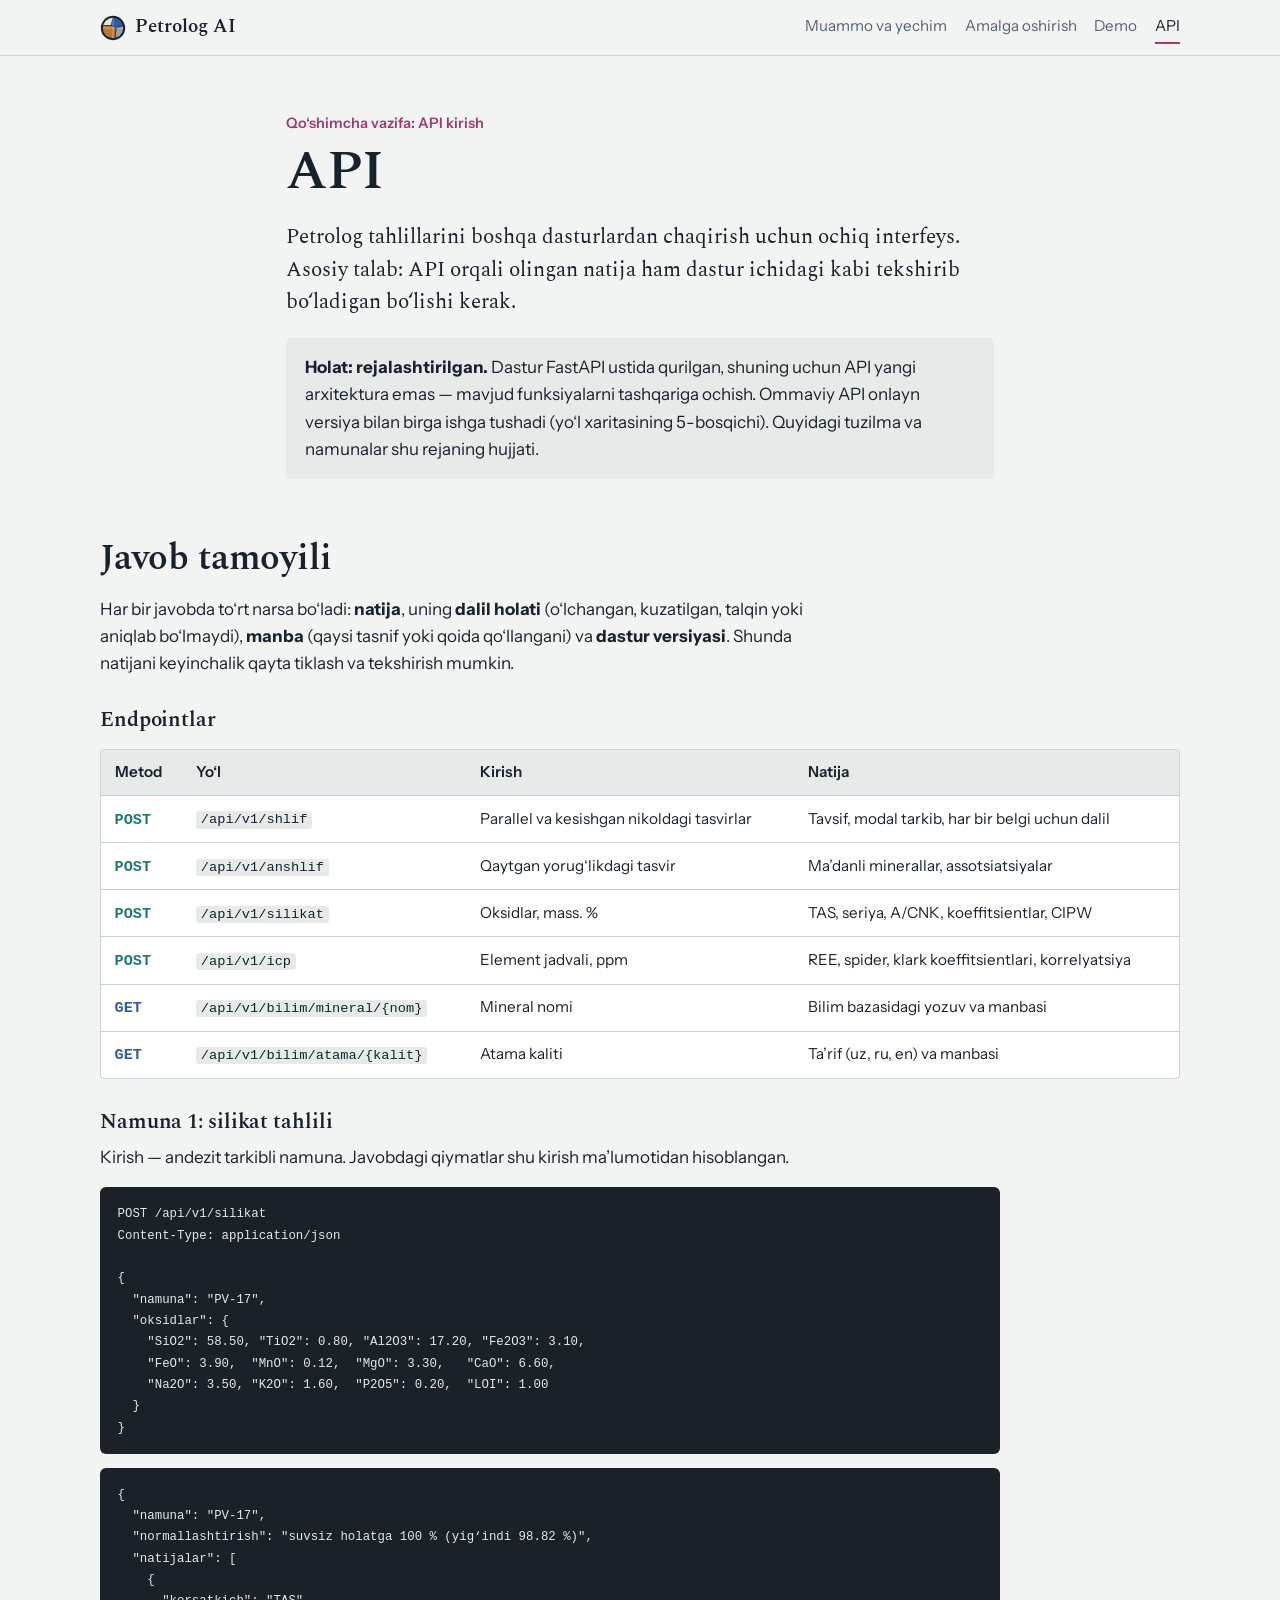
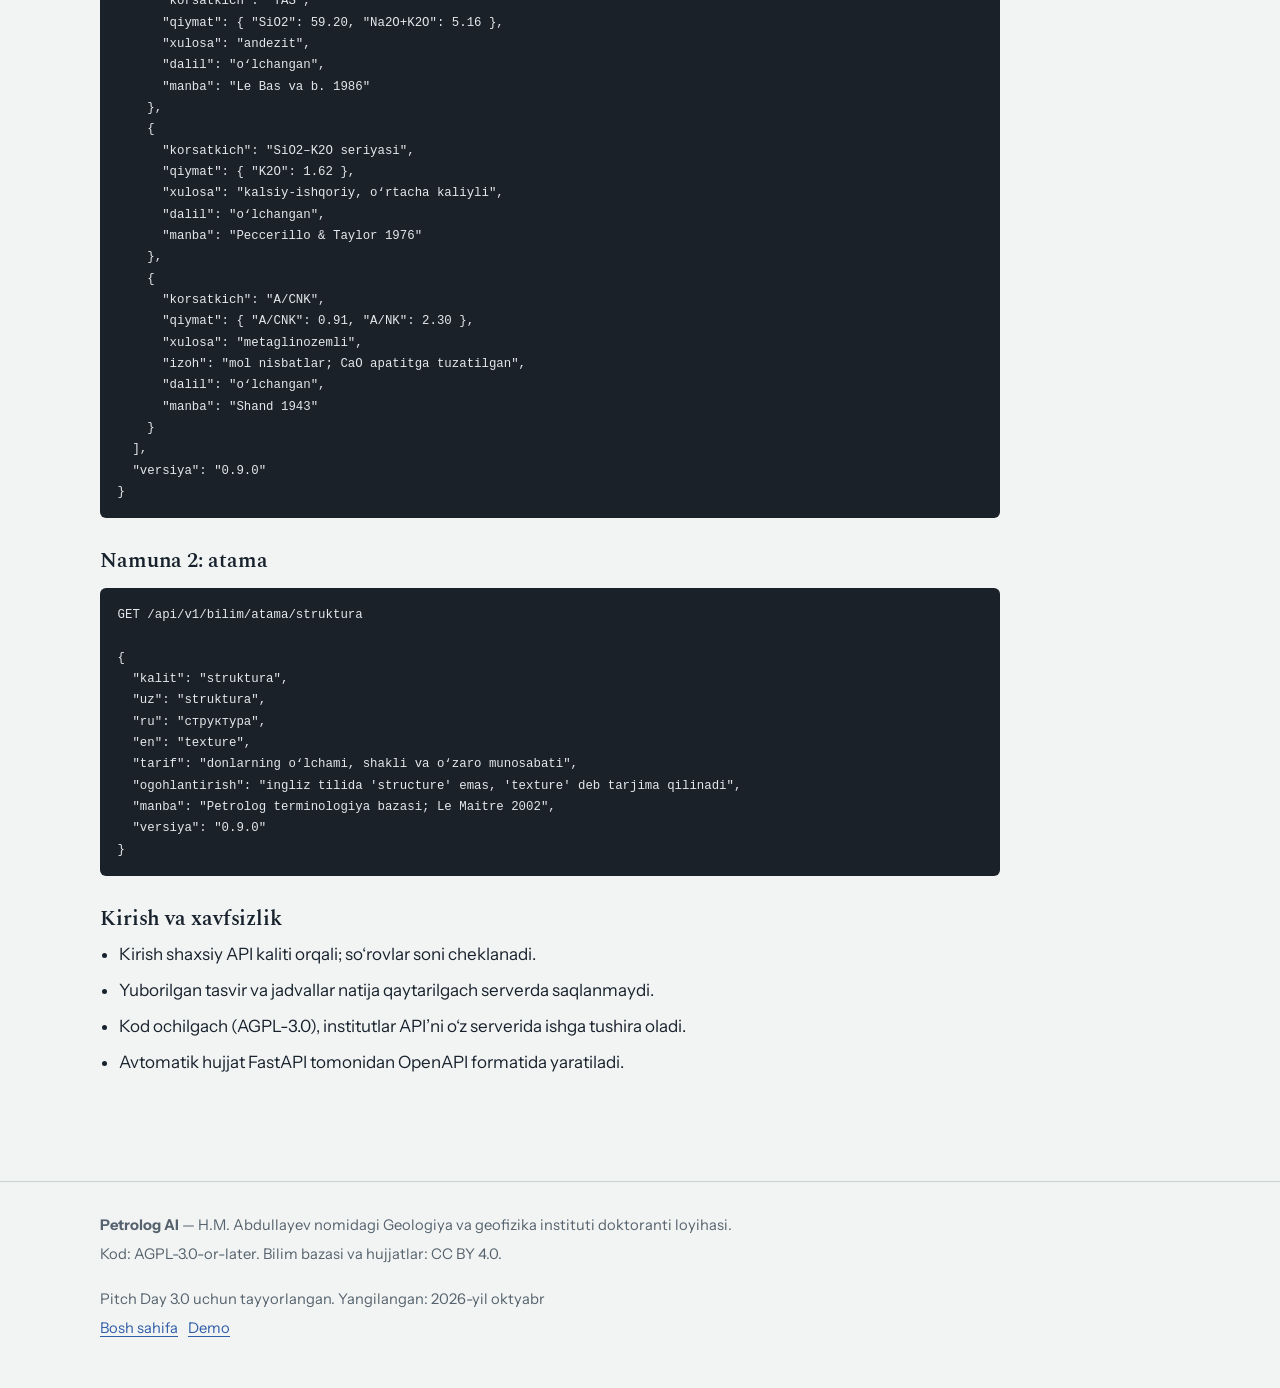
<file: api/index.html>
<!doctype html>
<html lang="uz">
<head>
<meta charset="utf-8">
<meta name="viewport" content="width=device-width, initial-scale=1">
<title>API — Petrolog AI</title>
<meta name="description" content="Petrolog AI API rejasi: endpointlar, javob tuzilishi va namunalar. Har bir javobda natija, dalil holati va manba.">
<meta name="theme-color" content="#18222d">
<link rel="icon" href="../assets/favicon.svg" type="image/svg+xml">
<link rel="preconnect" href="https://fonts.googleapis.com">
<link rel="preconnect" href="https://fonts.gstatic.com" crossorigin>
<link href="https://fonts.googleapis.com/css2?family=Instrument+Sans:wght@400;600;700&family=Spectral:ital,wght@0,400;0,600;1,400&display=swap" rel="stylesheet">
<link rel="stylesheet" href="../assets/style.css">
</head>
<body>
<a class="skip" href="#asosiy">Asosiy matnga o‘tish</a>

<header class="topbar">
  <div class="in">
    <a class="brand" href="../" aria-label="Petrolog AI, bosh sahifa">
      <img src="../assets/favicon.svg" alt="" width="26" height="26"> Petrolog AI
    </a>
    <nav class="nav" aria-label="Bo‘limlar">
      <a href="../#muammo">Muammo va yechim</a>
      <a href="../#reja">Amalga oshirish</a>
      <a href="../demo/">Demo</a>
      <a href="./" aria-current="page">API</a>
    </nav>
  </div>
</header>

<main id="asosiy">
<section class="hero" style="padding-bottom:0">
  <div class="wrap prose">
    <span class="req">Qo‘shimcha vazifa: API kirish</span>
    <h1>API</h1>
    <p class="lead">Petrolog tahlillarini boshqa dasturlardan chaqirish uchun ochiq interfeys. Asosiy talab: API orqali olingan natija ham dastur ichidagi kabi tekshirib bo‘ladigan bo‘lishi kerak.</p>
    <div class="note">
      <p><b>Holat: rejalashtirilgan.</b> Dastur FastAPI ustida qurilgan, shuning uchun API yangi arxitektura emas — mavjud funksiyalarni tashqariga ochish. Ommaviy API onlayn versiya bilan birga ishga tushadi (yo‘l xaritasining 5-bosqichi). Quyidagi tuzilma va namunalar shu rejaning hujjati.</p>
    </div>
  </div>
</section>

<section class="block" style="padding-top:2.5rem">
  <div class="wrap">
    <h2>Javob tamoyili</h2>
    <p class="prose">Har bir javobda to‘rt narsa bo‘ladi: <b>natija</b>, uning <b>dalil holati</b> (o‘lchangan, kuzatilgan, talqin yoki aniqlab bo‘lmaydi), <b>manba</b> (qaysi tasnif yoki qoida qo‘llangani) va <b>dastur versiyasi</b>. Shunda natijani keyinchalik qayta tiklash va tekshirish mumkin.</p>

    <h3>Endpointlar</h3>
    <div class="table-wrap">
      <table>
        <thead><tr><th>Metod</th><th>Yo‘l</th><th>Kirish</th><th>Natija</th></tr></thead>
        <tbody>
          <tr><td><span class="method post">POST</span></td><td><code>/api/v1/shlif</code></td><td>Parallel va kesishgan nikoldagi tasvirlar</td><td>Tavsif, modal tarkib, har bir belgi uchun dalil</td></tr>
          <tr><td><span class="method post">POST</span></td><td><code>/api/v1/anshlif</code></td><td>Qaytgan yorug‘likdagi tasvir</td><td>Ma’danli minerallar, assotsiatsiyalar</td></tr>
          <tr><td><span class="method post">POST</span></td><td><code>/api/v1/silikat</code></td><td>Oksidlar, mass. %</td><td>TAS, seriya, A/CNK, koeffitsientlar, CIPW</td></tr>
          <tr><td><span class="method post">POST</span></td><td><code>/api/v1/icp</code></td><td>Element jadvali, ppm</td><td>REE, spider, klark koeffitsientlari, korrelyatsiya</td></tr>
          <tr><td><span class="method get">GET</span></td><td><code>/api/v1/bilim/mineral/{nom}</code></td><td>Mineral nomi</td><td>Bilim bazasidagi yozuv va manbasi</td></tr>
          <tr><td><span class="method get">GET</span></td><td><code>/api/v1/bilim/atama/{kalit}</code></td><td>Atama kaliti</td><td>Ta’rif (uz, ru, en) va manbasi</td></tr>
        </tbody>
      </table>
    </div>

    <h3>Namuna 1: silikat tahlili</h3>
    <p class="prose">Kirish — andezit tarkibli namuna. Javobdagi qiymatlar shu kirish ma’lumotidan hisoblangan.</p>
<pre><code>POST /api/v1/silikat
Content-Type: application/json

{
  "namuna": "PV-17",
  "oksidlar": {
    "SiO2": 58.50, "TiO2": 0.80, "Al2O3": 17.20, "Fe2O3": 3.10,
    "FeO": 3.90,  "MnO": 0.12,  "MgO": 3.30,   "CaO": 6.60,
    "Na2O": 3.50, "K2O": 1.60,  "P2O5": 0.20,  "LOI": 1.00
  }
}</code></pre>
<pre><code>{
  "namuna": "PV-17",
  "normallashtirish": "suvsiz holatga 100 % (yig‘indi 98.82 %)",
  "natijalar": [
    {
      "korsatkich": "TAS",
      "qiymat": { "SiO2": 59.20, "Na2O+K2O": 5.16 },
      "xulosa": "andezit",
      "dalil": "o‘lchangan",
      "manba": "Le Bas va b. 1986"
    },
    {
      "korsatkich": "SiO2–K2O seriyasi",
      "qiymat": { "K2O": 1.62 },
      "xulosa": "kalsiy-ishqoriy, o‘rtacha kaliyli",
      "dalil": "o‘lchangan",
      "manba": "Peccerillo & Taylor 1976"
    },
    {
      "korsatkich": "A/CNK",
      "qiymat": { "A/CNK": 0.91, "A/NK": 2.30 },
      "xulosa": "metaglinozemli",
      "izoh": "mol nisbatlar; CaO apatitga tuzatilgan",
      "dalil": "o‘lchangan",
      "manba": "Shand 1943"
    }
  ],
  "versiya": "0.9.0"
}</code></pre>

    <h3>Namuna 2: atama</h3>
<pre><code>GET /api/v1/bilim/atama/struktura

{
  "kalit": "struktura",
  "uz": "struktura",
  "ru": "структура",
  "en": "texture",
  "tarif": "donlarning o‘lchami, shakli va o‘zaro munosabati",
  "ogohlantirish": "ingliz tilida 'structure' emas, 'texture' deb tarjima qilinadi",
  "manba": "Petrolog terminologiya bazasi; Le Maitre 2002",
  "versiya": "0.9.0"
}</code></pre>

    <h3>Kirish va xavfsizlik</h3>
    <ul class="plain prose">
      <li>Kirish shaxsiy API kaliti orqali; so‘rovlar soni cheklanadi.</li>
      <li>Yuborilgan tasvir va jadvallar natija qaytarilgach serverda saqlanmaydi.</li>
      <li>Kod ochilgach (AGPL-3.0), institutlar API’ni o‘z serverida ishga tushira oladi.</li>
      <li>Avtomatik hujjat FastAPI tomonidan OpenAPI formatida yaratiladi.</li>
    </ul>
  </div>
</section>
</main>

<footer class="foot">
  <div class="wrap in">
    <div>
      <p><b>Petrolog AI</b> — H.M. Abdullayev nomidagi Geologiya va geofizika instituti doktoranti loyihasi.</p>
      <p>Kod: AGPL-3.0-or-later. Bilim bazasi va hujjatlar: CC BY 4.0.</p>
    </div>
    <div>
      <p>Pitch Day 3.0 uchun tayyorlangan. Yangilangan: <span data-text="updated"></span></p>
      <p><a href="../">Bosh sahifa</a>&ensp; <a href="../demo/">Demo</a></p>
    </div>
  </div>
</footer>

<script src="../assets/config.js"></script>
<script src="../assets/site.js"></script>
</body>
</html>
</file>
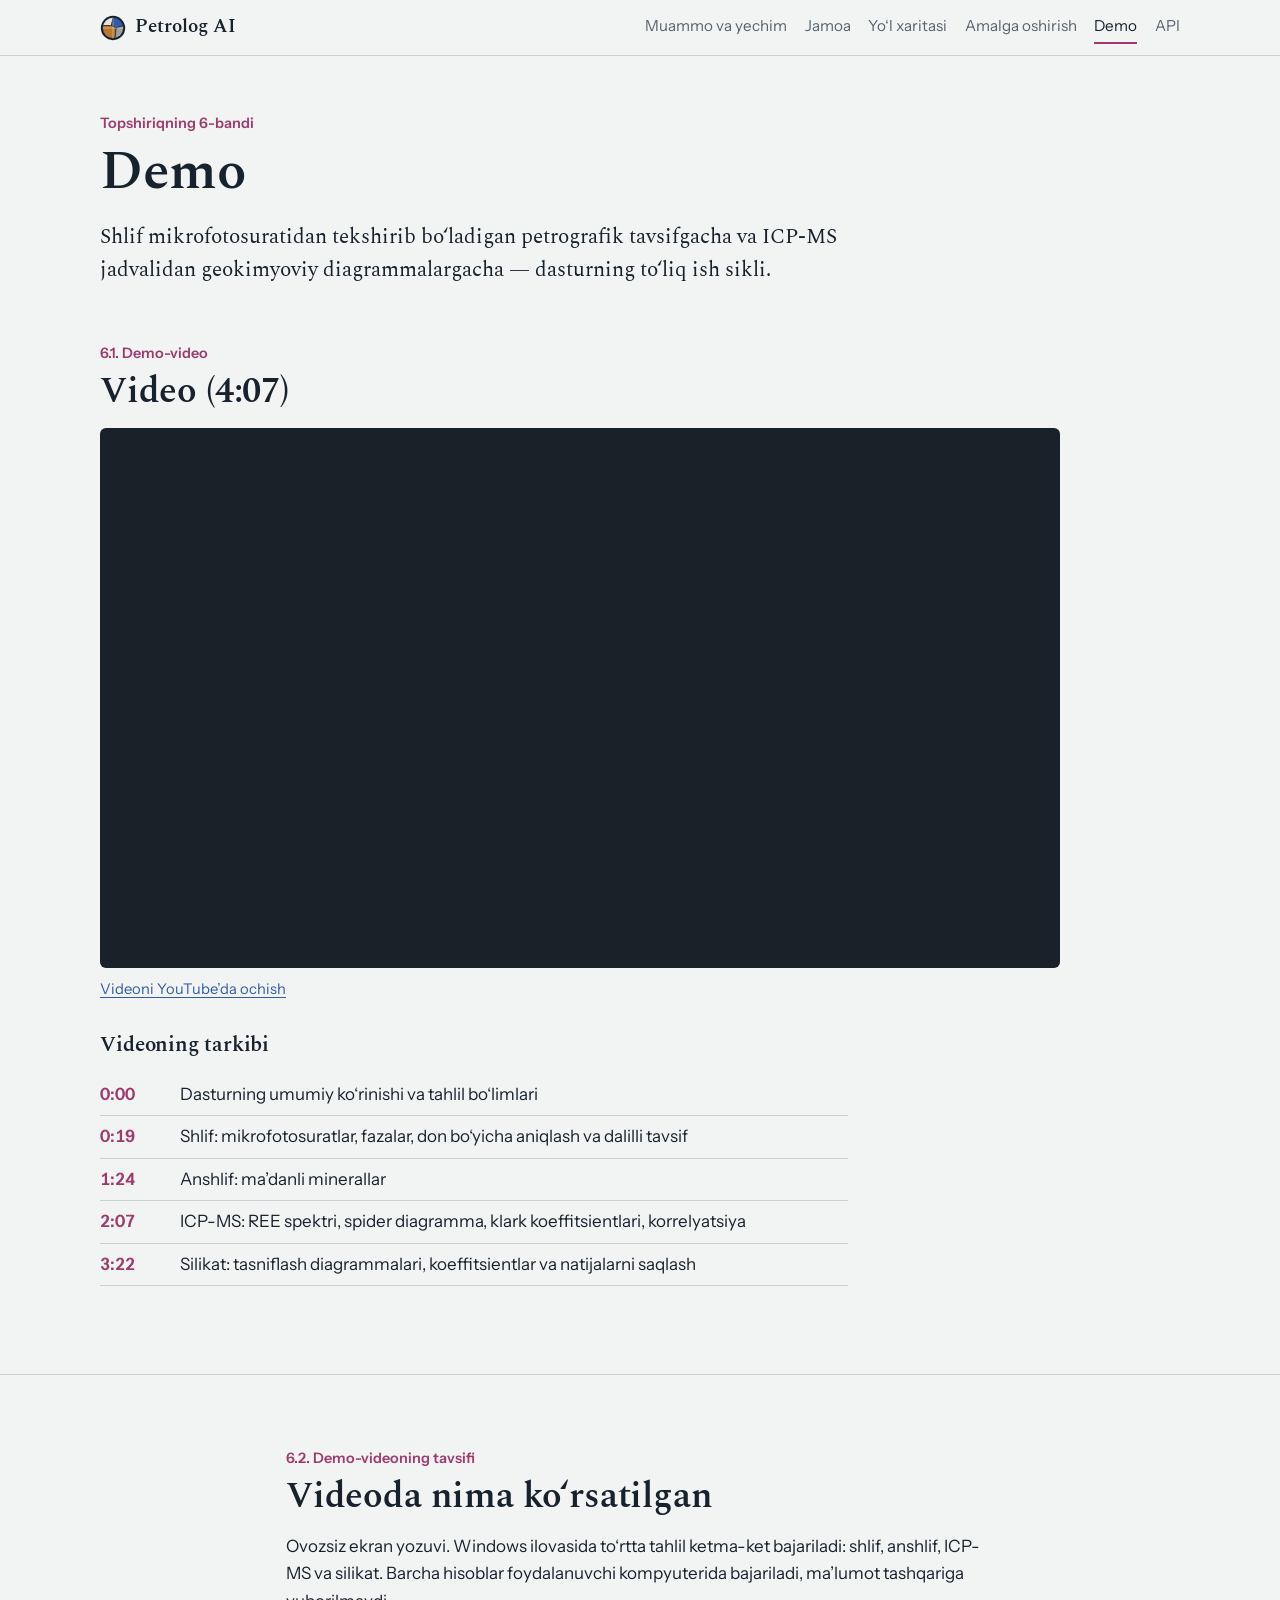
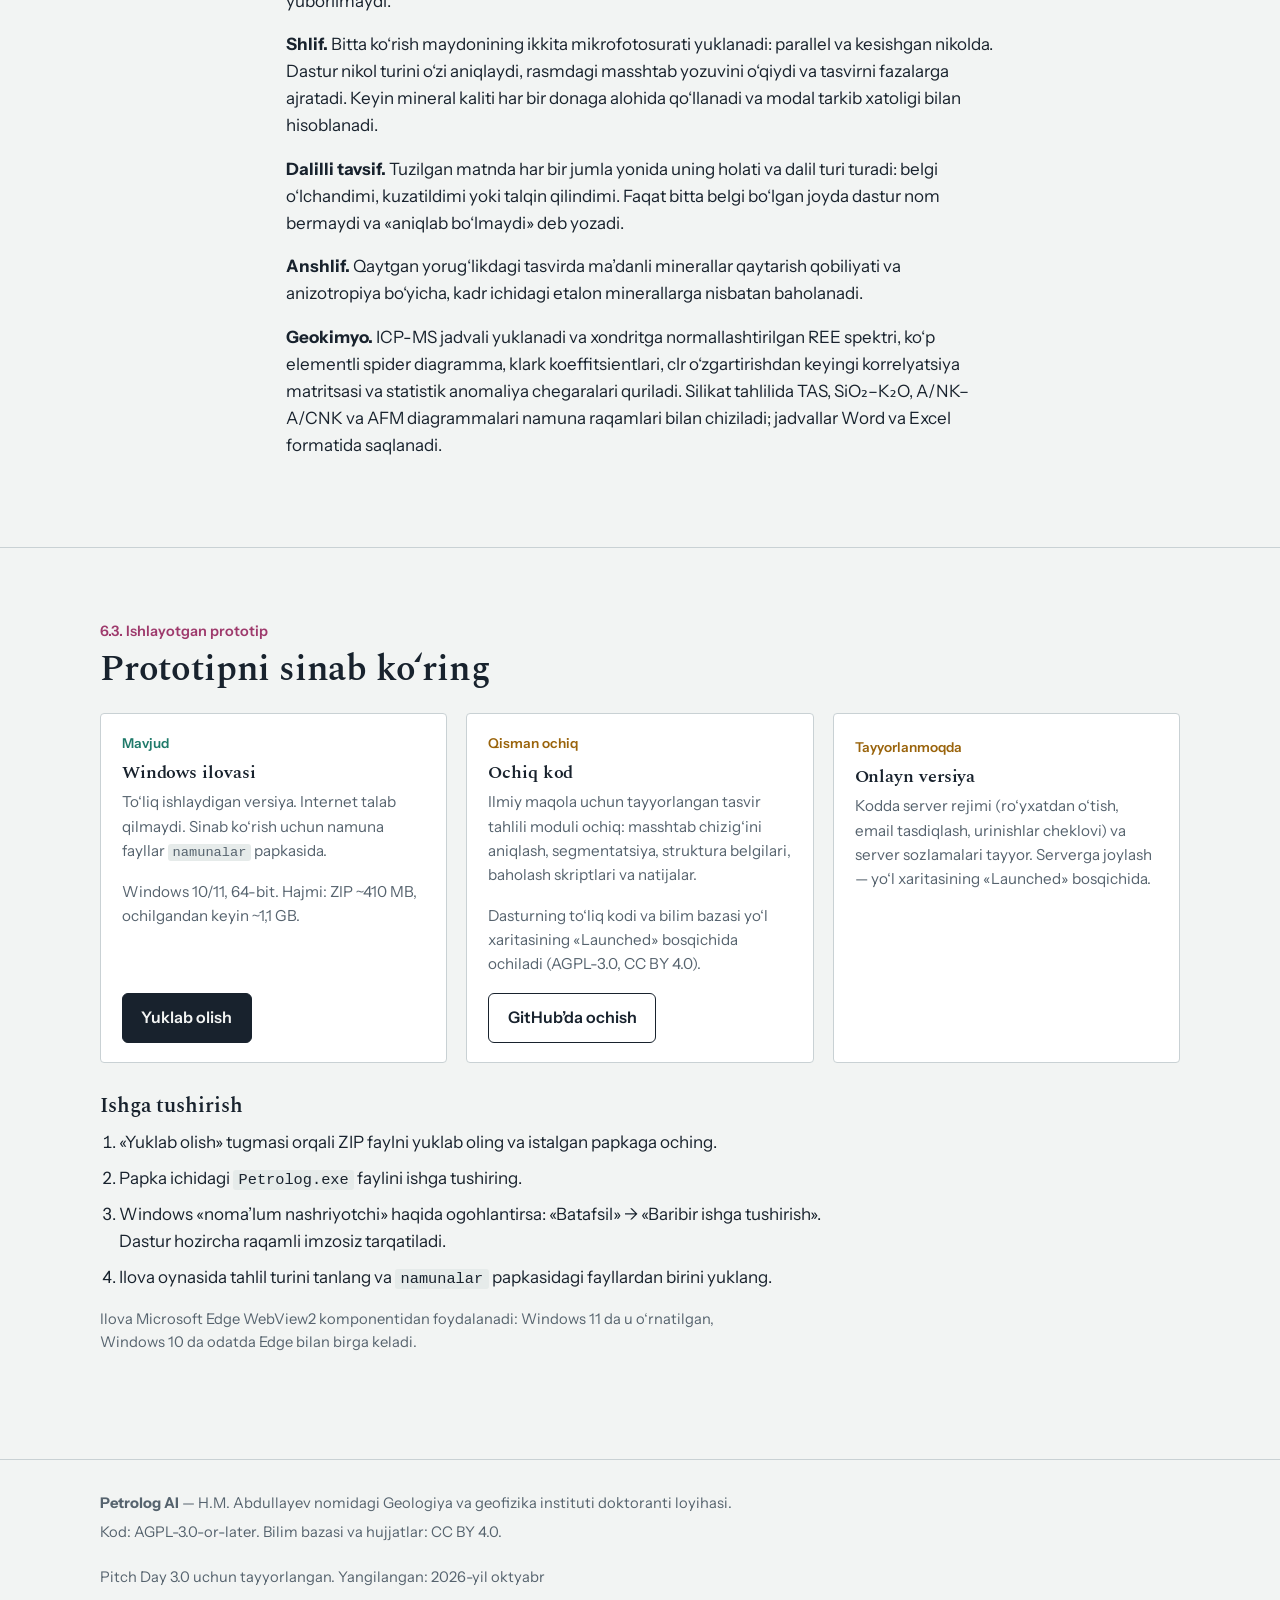
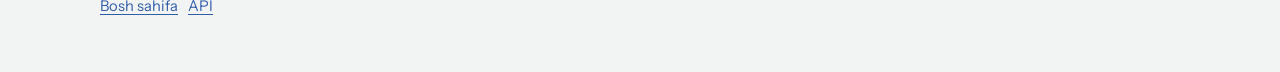
<file: demo/index.html>
<!doctype html>
<html lang="uz">
<head>
<meta charset="utf-8">
<meta name="viewport" content="width=device-width, initial-scale=1">
<title>Demo — Petrolog AI</title>
<meta name="description" content="Petrolog AI demo-videosi, uning tavsifi va ishlaydigan prototipni yuklab olish havolalari.">
<meta name="theme-color" content="#18222d">
<link rel="icon" href="../assets/favicon.svg" type="image/svg+xml">
<link rel="preconnect" href="https://fonts.googleapis.com">
<link rel="preconnect" href="https://fonts.gstatic.com" crossorigin>
<link href="https://fonts.googleapis.com/css2?family=Instrument+Sans:wght@400;600;700&family=Spectral:ital,wght@0,400;0,600;1,400&display=swap" rel="stylesheet">
<link rel="stylesheet" href="../assets/style.css">
</head>
<body>
<a class="skip" href="#asosiy">Asosiy matnga o‘tish</a>

<header class="topbar">
  <div class="in">
    <a class="brand" href="../" aria-label="Petrolog AI, bosh sahifa">
      <img src="../assets/favicon.svg" alt="" width="26" height="26"> Petrolog AI
    </a>
    <nav class="nav" aria-label="Bo‘limlar">
      <a href="../#muammo">Muammo va yechim</a>
      <a href="../#jamoa">Jamoa</a>
      <a href="../#yol-xaritasi">Yo‘l xaritasi</a>
      <a href="../#reja">Amalga oshirish</a>
      <a href="./" aria-current="page">Demo</a>
      <a href="../api/">API</a>
    </nav>
  </div>
</header>

<main id="asosiy">

<section class="hero" style="padding-bottom:0">
  <div class="wrap">
    <span class="req">Topshiriqning 6-bandi</span>
    <h1>Demo</h1>
    <p class="lead prose">Shlif mikrofotosuratidan tekshirib bo‘ladigan petrografik tavsifgacha va ICP-MS jadvalidan geokimyoviy diagrammalargacha — dasturning to‘liq ish sikli.</p>
  </div>
</section>

<!-- 6.1 VIDEO -->
<section class="block" id="video-blok" style="padding-top:2.5rem">
  <div class="wrap">
    <span class="req">6.1. Demo-video</span>
    <h2>Video<span data-hide-wrap> (<span data-text="videoLength"></span>)</span></h2>
    <div class="video" id="video">
      <div class="empty"><p>Video shu yerda joylashadi.<br><span class="small">assets/config.js faylida youtubeId ni kiriting.</span></p></div>
    </div>
    <p class="small muted" data-hide-wrap><a data-link="youtube" href="#">Videoni YouTube’da ochish</a></p>

    <h3>Videoning tarkibi</h3>
    <ol class="chapters">
      <li><time>0:00</time><span>Dasturning umumiy ko‘rinishi va tahlil bo‘limlari</span></li>
      <li><time>0:19</time><span>Shlif: mikrofotosuratlar, fazalar, don bo‘yicha aniqlash va dalilli tavsif</span></li>
      <li><time>1:24</time><span>Anshlif: ma’danli minerallar</span></li>
      <li><time>2:07</time><span>ICP-MS: REE spektri, spider diagramma, klark koeffitsientlari, korrelyatsiya</span></li>
      <li><time>3:22</time><span>Silikat: tasniflash diagrammalari, koeffitsientlar va natijalarni saqlash</span></li>
    </ol>
  </div>
</section>

<!-- 6.2 TAVSIF -->
<section class="block" id="tavsif">
  <div class="wrap prose">
    <span class="req">6.2. Demo-videoning tavsifi</span>
    <h2>Videoda nima ko‘rsatilgan</h2>
    <p>Ovozsiz ekran yozuvi. Windows ilovasida to‘rtta tahlil ketma-ket bajariladi: shlif, anshlif, ICP-MS va silikat. Barcha hisoblar foydalanuvchi kompyuterida bajariladi, ma’lumot tashqariga yuborilmaydi.</p>
    <p><b>Shlif.</b> Bitta ko‘rish maydonining ikkita mikrofotosurati yuklanadi: parallel va kesishgan nikolda. Dastur nikol turini o‘zi aniqlaydi, rasmdagi masshtab yozuvini o‘qiydi va tasvirni fazalarga ajratadi. Keyin mineral kaliti har bir donaga alohida qo‘llanadi va modal tarkib xatoligi bilan hisoblanadi.</p>
    <p><b>Dalilli tavsif.</b> Tuzilgan matnda har bir jumla yonida uning holati va dalil turi turadi: belgi o‘lchandimi, kuzatildimi yoki talqin qilindimi. Faqat bitta belgi bo‘lgan joyda dastur nom bermaydi va «aniqlab bo‘lmaydi» deb yozadi.</p>
    <p><b>Anshlif.</b> Qaytgan yorug‘likdagi tasvirda ma’danli minerallar qaytarish qobiliyati va anizotropiya bo‘yicha, kadr ichidagi etalon minerallarga nisbatan baholanadi.</p>
    <p><b>Geokimyo.</b> ICP-MS jadvali yuklanadi va xondritga normallashtirilgan REE spektri, ko‘p elementli spider diagramma, klark koeffitsientlari, clr o‘zgartirishdan keyingi korrelyatsiya matritsasi va statistik anomaliya chegaralari quriladi. Silikat tahlilida TAS, SiO₂–K₂O, A/NK–A/CNK va AFM diagrammalari namuna raqamlari bilan chiziladi; jadvallar Word va Excel formatida saqlanadi.</p>
  </div>
</section>

<!-- Skrinshotlar (config.js da bo‘lsa ko‘rinadi) -->
<section class="block" data-hide-wrap>
  <div class="wrap">
    <h2>Ekran rasmlari</h2>
    <div class="gallery" id="gallery"></div>
  </div>
</section>

<!-- 6.3 PROTOTIP -->
<section class="block" id="prototip">
  <div class="wrap">
    <span class="req">6.3. Ishlayotgan prototip</span>
    <h2>Prototipni sinab ko‘ring</h2>
    <div class="downloads">
      <article class="dl">
        <span class="status ok">Mavjud</span>
        <h3>Windows ilovasi</h3>
        <p>To‘liq ishlaydigan versiya. Internet talab qilmaydi. Sinab ko‘rish uchun namuna fayllar <code>namunalar</code> papkasida.</p>
        <p class="small">Windows 10/11, 64-bit. Hajmi: <span data-text="releaseSize"></span>.</p>
        <a class="btn primary" data-link="releases" href="#">Yuklab olish</a>
      </article>
      <article class="dl">
        <span class="status part">Qisman ochiq</span>
        <h3>Ochiq kod</h3>
        <p>Ilmiy maqola uchun tayyorlangan tasvir tahlili moduli ochiq: masshtab chizig‘ini aniqlash, segmentatsiya, struktura belgilari, baholash skriptlari va natijalar.</p>
        <p class="small">Dasturning to‘liq kodi va bilim bazasi yo‘l xaritasining «Launched» bosqichida ochiladi (AGPL-3.0, CC BY 4.0).</p>
        <a class="btn" href="https://github.com/yuldoshevz1995-spec/petrolog-cageo" target="_blank" rel="noopener">GitHub’da ochish</a>
      </article>
      <article class="dl">
        <div data-show-if="live" hidden>
          <span class="status ok">Mavjud</span>
          <h3>Onlayn versiya</h3>
          <p>Brauzerda ishlaydigan versiya. Ro‘yxatdan o‘tish talab qilinadi.</p>
          <a class="btn" data-link="live" href="#">Ochish</a>
        </div>
        <div data-show-unless="live">
          <span class="status part">Tayyorlanmoqda</span>
          <h3>Onlayn versiya</h3>
          <p>Kodda server rejimi (ro‘yxatdan o‘tish, email tasdiqlash, urinishlar cheklovi) va server sozlamalari tayyor. Serverga joylash — yo‘l xaritasining «Launched» bosqichida.</p>
        </div>
      </article>
    </div>

    <h3>Ishga tushirish</h3>
    <ol class="plain prose">
      <li>«Yuklab olish» tugmasi orqali ZIP faylni yuklab oling va istalgan papkaga oching.</li>
      <li>Papka ichidagi <code>Petrolog.exe</code> faylini ishga tushiring.</li>
      <li>Windows «noma’lum nashriyotchi» haqida ogohlantirsa: «Batafsil» → «Baribir ishga tushirish». Dastur hozircha raqamli imzosiz tarqatiladi.</li>
      <li>Ilova oynasida tahlil turini tanlang va <code>namunalar</code> papkasidagi fayllardan birini yuklang.</li>
    </ol>
    <p class="small muted prose">Ilova Microsoft Edge WebView2 komponentidan foydalanadi: Windows 11 da u o‘rnatilgan, Windows 10 da odatda Edge bilan birga keladi.</p>
  </div>
</section>

</main>

<footer class="foot">
  <div class="wrap in">
    <div>
      <p><b>Petrolog AI</b> — H.M. Abdullayev nomidagi Geologiya va geofizika instituti doktoranti loyihasi.</p>
      <p>Kod: AGPL-3.0-or-later. Bilim bazasi va hujjatlar: CC BY 4.0.</p>
    </div>
    <div>
      <p>Pitch Day 3.0 uchun tayyorlangan. Yangilangan: <span data-text="updated"></span></p>
      <p><a href="../">Bosh sahifa</a>&ensp; <a href="../api/">API</a></p>
    </div>
  </div>
</footer>

<script src="../assets/config.js"></script>
<script src="../assets/site.js"></script>
</body>
</html>
</file>
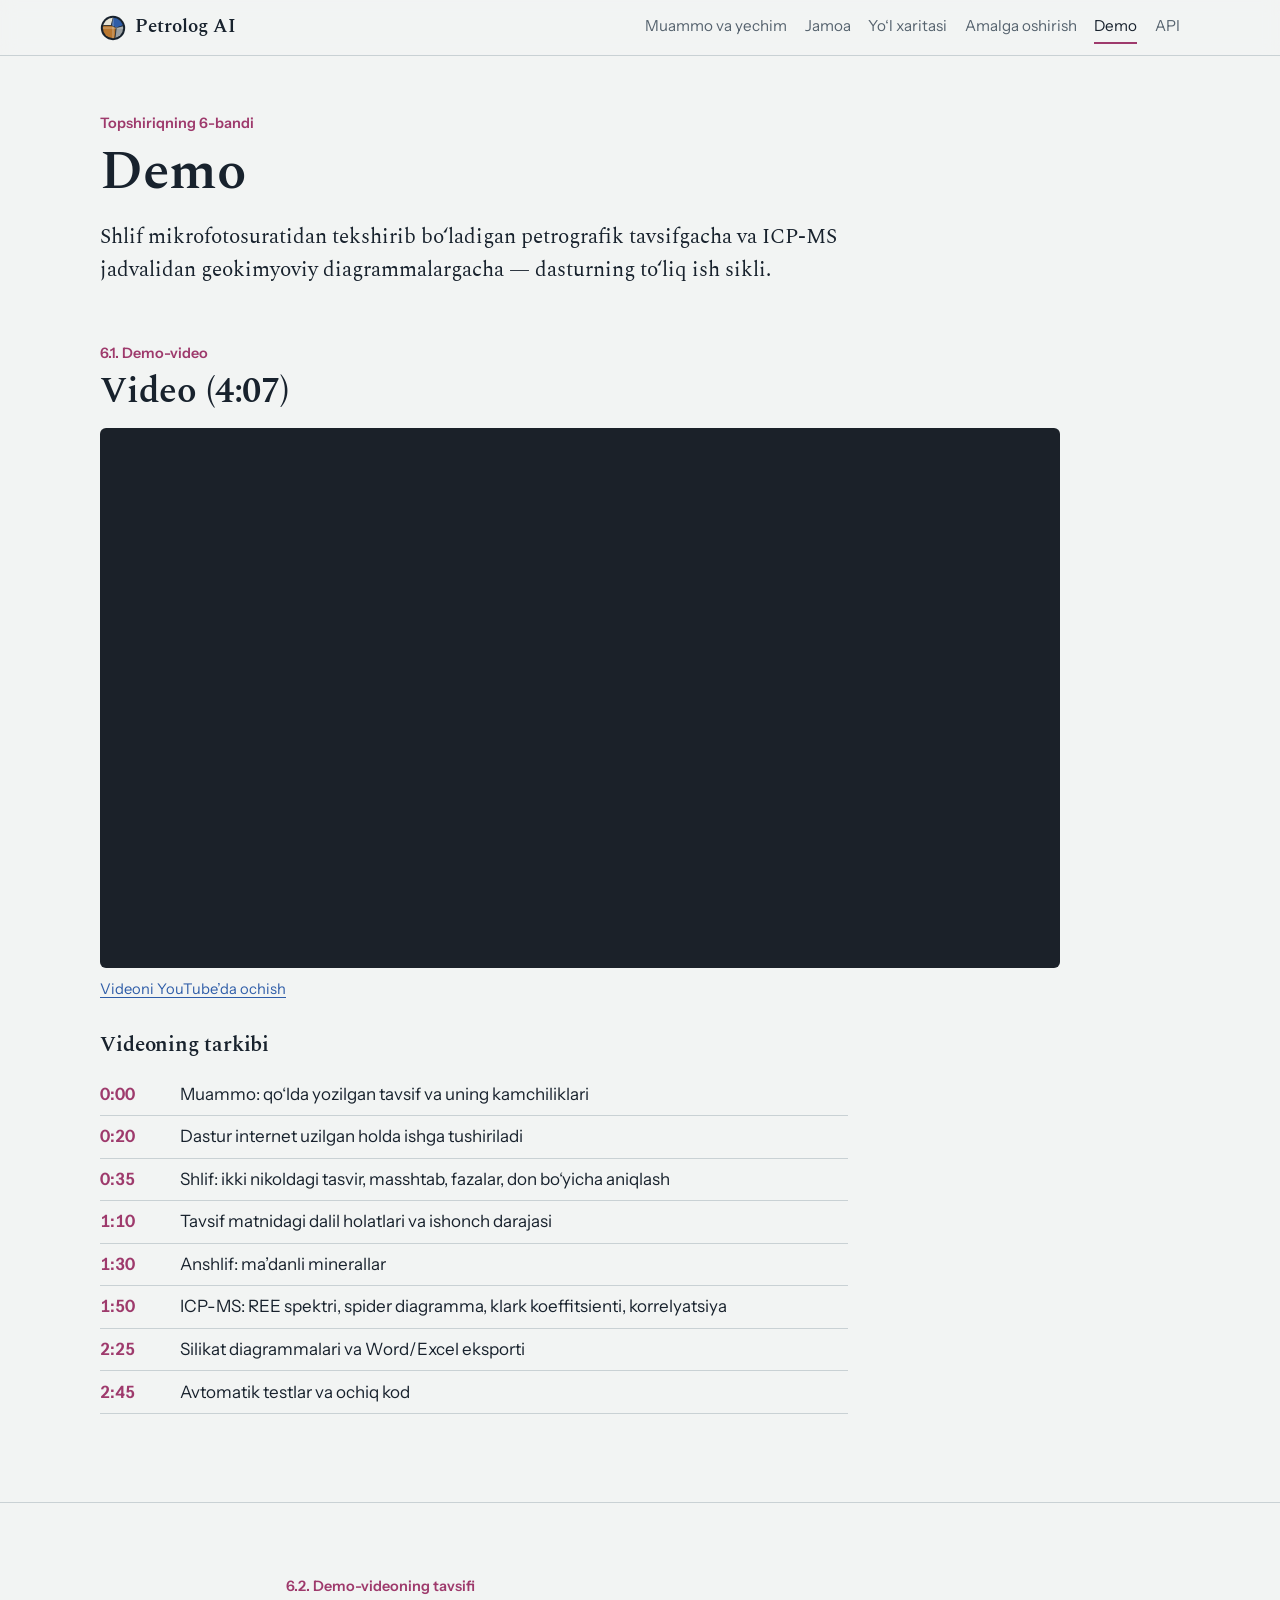
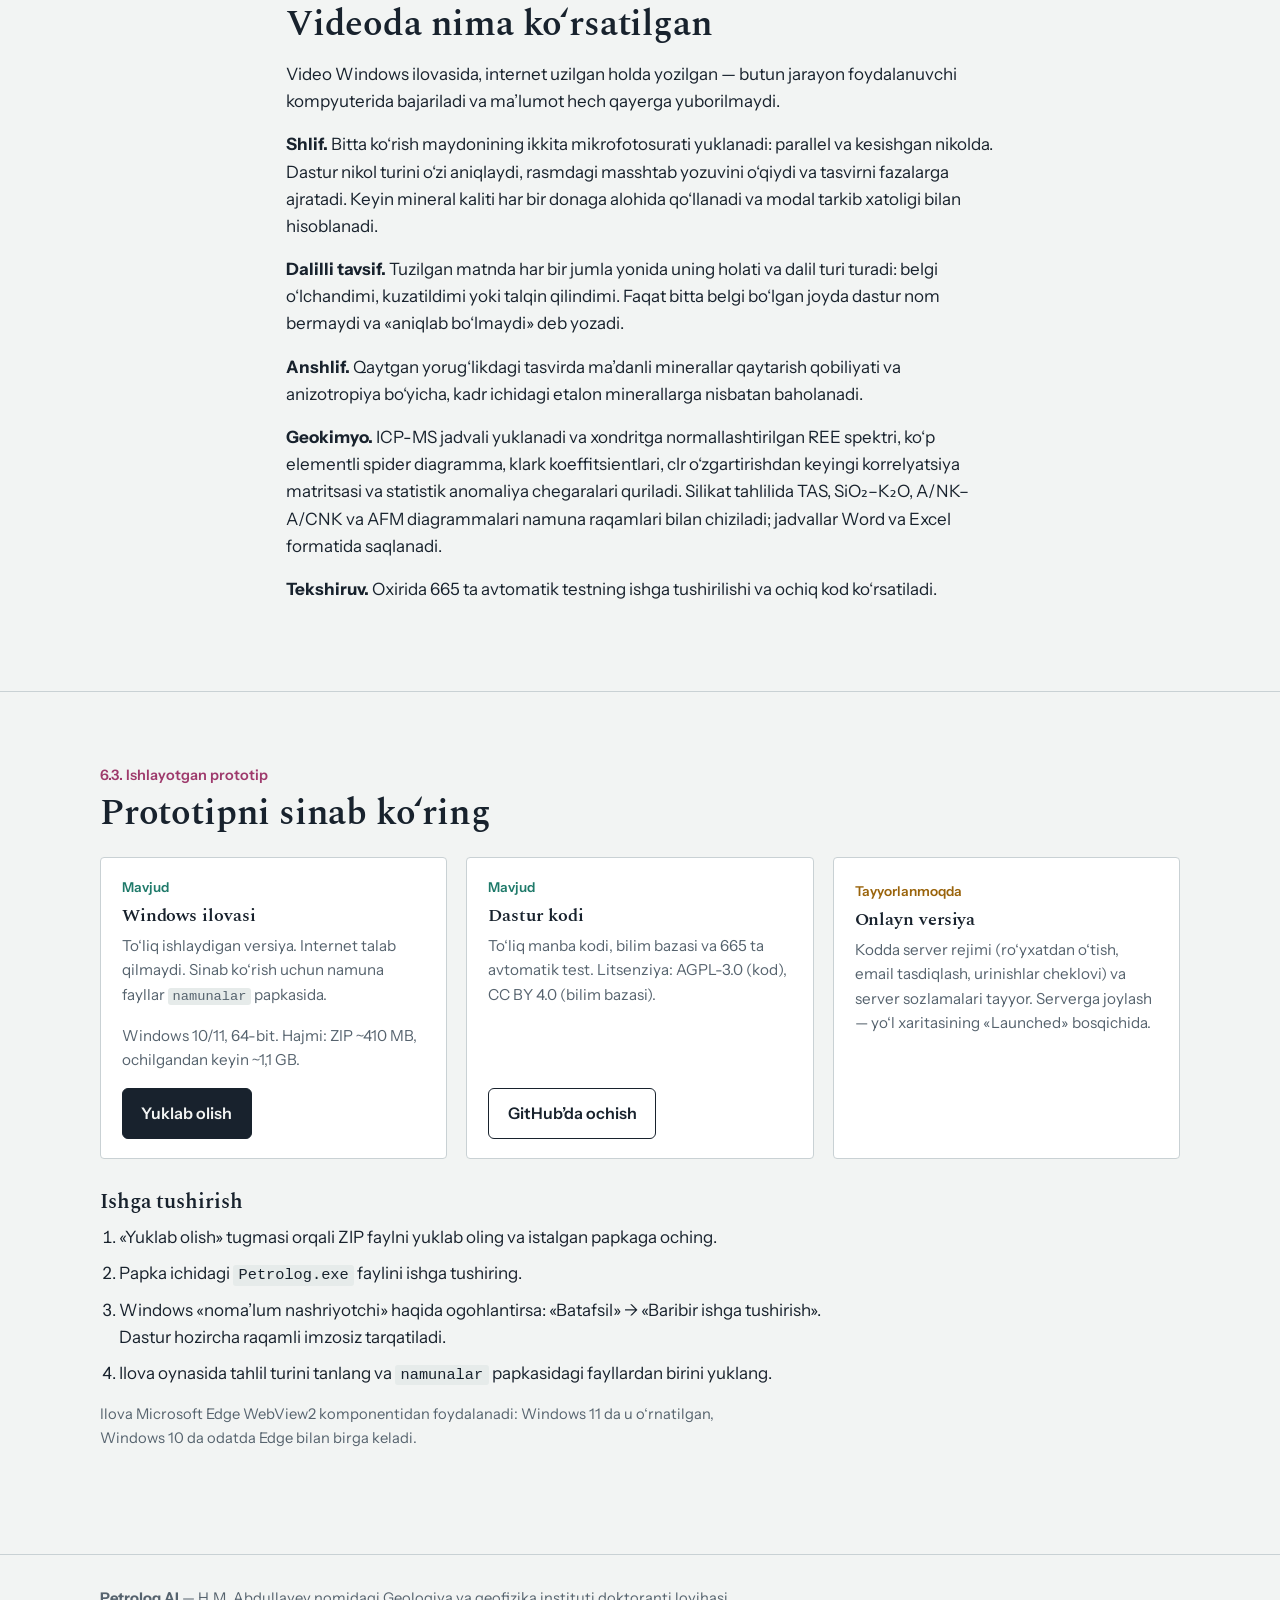
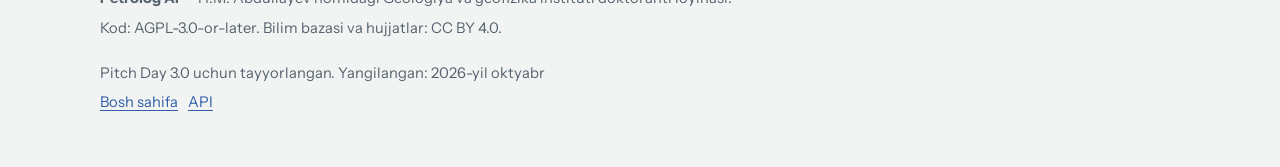
<file: index (1).html>
<!doctype html>
<html lang="uz">
<head>
<meta charset="utf-8">
<meta name="viewport" content="width=device-width, initial-scale=1">
<title>Demo — Petrolog AI</title>
<meta name="description" content="Petrolog AI demo-videosi, uning tavsifi va ishlaydigan prototipni yuklab olish havolalari.">
<meta name="theme-color" content="#18222d">
<link rel="icon" href="../assets/favicon.svg" type="image/svg+xml">
<link rel="preconnect" href="https://fonts.googleapis.com">
<link rel="preconnect" href="https://fonts.gstatic.com" crossorigin>
<link href="https://fonts.googleapis.com/css2?family=Instrument+Sans:wght@400;600;700&family=Spectral:ital,wght@0,400;0,600;1,400&display=swap" rel="stylesheet">
<link rel="stylesheet" href="../assets/style.css">
</head>
<body>
<a class="skip" href="#asosiy">Asosiy matnga o‘tish</a>

<header class="topbar">
  <div class="in">
    <a class="brand" href="../" aria-label="Petrolog AI, bosh sahifa">
      <img src="../assets/favicon.svg" alt="" width="26" height="26"> Petrolog AI
    </a>
    <nav class="nav" aria-label="Bo‘limlar">
      <a href="../#muammo">Muammo va yechim</a>
      <a href="../#jamoa">Jamoa</a>
      <a href="../#yol-xaritasi">Yo‘l xaritasi</a>
      <a href="../#reja">Amalga oshirish</a>
      <a href="./" aria-current="page">Demo</a>
      <a href="../api/">API</a>
    </nav>
  </div>
</header>

<main id="asosiy">

<section class="hero" style="padding-bottom:0">
  <div class="wrap">
    <span class="req">Topshiriqning 6-bandi</span>
    <h1>Demo</h1>
    <p class="lead prose">Shlif mikrofotosuratidan tekshirib bo‘ladigan petrografik tavsifgacha va ICP-MS jadvalidan geokimyoviy diagrammalargacha — dasturning to‘liq ish sikli.</p>
  </div>
</section>

<!-- 6.1 VIDEO -->
<section class="block" id="video-blok" style="padding-top:2.5rem">
  <div class="wrap">
    <span class="req">6.1. Demo-video</span>
    <h2>Video<span data-hide-wrap> (<span data-text="videoLength"></span>)</span></h2>
    <div class="video" id="video">
      <div class="empty"><p>Video shu yerda joylashadi.<br><span class="small">assets/config.js faylida youtubeId ni kiriting.</span></p></div>
    </div>
    <p class="small muted" data-hide-wrap><a data-link="youtube" href="#">Videoni YouTube’da ochish</a></p>

    <h3>Videoning tarkibi</h3>
    <ol class="chapters">
      <li><time>0:00</time><span>Muammo: qo‘lda yozilgan tavsif va uning kamchiliklari</span></li>
      <li><time>0:20</time><span>Dastur internet uzilgan holda ishga tushiriladi</span></li>
      <li><time>0:35</time><span>Shlif: ikki nikoldagi tasvir, masshtab, fazalar, don bo‘yicha aniqlash</span></li>
      <li><time>1:10</time><span>Tavsif matnidagi dalil holatlari va ishonch darajasi</span></li>
      <li><time>1:30</time><span>Anshlif: ma’danli minerallar</span></li>
      <li><time>1:50</time><span>ICP-MS: REE spektri, spider diagramma, klark koeffitsienti, korrelyatsiya</span></li>
      <li><time>2:25</time><span>Silikat diagrammalari va Word/Excel eksporti</span></li>
      <li><time>2:45</time><span>Avtomatik testlar va ochiq kod</span></li>
    </ol>
  </div>
</section>

<!-- 6.2 TAVSIF -->
<section class="block" id="tavsif">
  <div class="wrap prose">
    <span class="req">6.2. Demo-videoning tavsifi</span>
    <h2>Videoda nima ko‘rsatilgan</h2>
    <p>Video Windows ilovasida, internet uzilgan holda yozilgan — butun jarayon foydalanuvchi kompyuterida bajariladi va ma’lumot hech qayerga yuborilmaydi.</p>
    <p><b>Shlif.</b> Bitta ko‘rish maydonining ikkita mikrofotosurati yuklanadi: parallel va kesishgan nikolda. Dastur nikol turini o‘zi aniqlaydi, rasmdagi masshtab yozuvini o‘qiydi va tasvirni fazalarga ajratadi. Keyin mineral kaliti har bir donaga alohida qo‘llanadi va modal tarkib xatoligi bilan hisoblanadi.</p>
    <p><b>Dalilli tavsif.</b> Tuzilgan matnda har bir jumla yonida uning holati va dalil turi turadi: belgi o‘lchandimi, kuzatildimi yoki talqin qilindimi. Faqat bitta belgi bo‘lgan joyda dastur nom bermaydi va «aniqlab bo‘lmaydi» deb yozadi.</p>
    <p><b>Anshlif.</b> Qaytgan yorug‘likdagi tasvirda ma’danli minerallar qaytarish qobiliyati va anizotropiya bo‘yicha, kadr ichidagi etalon minerallarga nisbatan baholanadi.</p>
    <p><b>Geokimyo.</b> ICP-MS jadvali yuklanadi va xondritga normallashtirilgan REE spektri, ko‘p elementli spider diagramma, klark koeffitsientlari, clr o‘zgartirishdan keyingi korrelyatsiya matritsasi va statistik anomaliya chegaralari quriladi. Silikat tahlilida TAS, SiO₂–K₂O, A/NK–A/CNK va AFM diagrammalari namuna raqamlari bilan chiziladi; jadvallar Word va Excel formatida saqlanadi.</p>
    <p><b>Tekshiruv.</b> Oxirida 665 ta avtomatik testning ishga tushirilishi va ochiq kod ko‘rsatiladi.</p>
  </div>
</section>

<!-- Skrinshotlar (config.js da bo‘lsa ko‘rinadi) -->
<section class="block" data-hide-wrap>
  <div class="wrap">
    <h2>Ekran rasmlari</h2>
    <div class="gallery" id="gallery"></div>
  </div>
</section>

<!-- 6.3 PROTOTIP -->
<section class="block" id="prototip">
  <div class="wrap">
    <span class="req">6.3. Ishlayotgan prototip</span>
    <h2>Prototipni sinab ko‘ring</h2>
    <div class="downloads">
      <article class="dl">
        <span class="status ok">Mavjud</span>
        <h3>Windows ilovasi</h3>
        <p>To‘liq ishlaydigan versiya. Internet talab qilmaydi. Sinab ko‘rish uchun namuna fayllar <code>namunalar</code> papkasida.</p>
        <p class="small">Windows 10/11, 64-bit. Hajmi: <span data-text="releaseSize"></span>.</p>
        <a class="btn primary" data-link="releases" href="#">Yuklab olish</a>
      </article>
      <article class="dl">
        <span class="status ok">Mavjud</span>
        <h3>Dastur kodi</h3>
        <p>To‘liq manba kodi, bilim bazasi va 665 ta avtomatik test. Litsenziya: AGPL-3.0 (kod), CC BY 4.0 (bilim bazasi).</p>
        <a class="btn" data-link="repo" href="#">GitHub’da ochish</a>
      </article>
      <article class="dl">
        <div data-show-if="live" hidden>
          <span class="status ok">Mavjud</span>
          <h3>Onlayn versiya</h3>
          <p>Brauzerda ishlaydigan versiya. Ro‘yxatdan o‘tish talab qilinadi.</p>
          <a class="btn" data-link="live" href="#">Ochish</a>
        </div>
        <div data-show-unless="live">
          <span class="status part">Tayyorlanmoqda</span>
          <h3>Onlayn versiya</h3>
          <p>Kodda server rejimi (ro‘yxatdan o‘tish, email tasdiqlash, urinishlar cheklovi) va server sozlamalari tayyor. Serverga joylash — yo‘l xaritasining «Launched» bosqichida.</p>
        </div>
      </article>
    </div>

    <h3>Ishga tushirish</h3>
    <ol class="plain prose">
      <li>«Yuklab olish» tugmasi orqali ZIP faylni yuklab oling va istalgan papkaga oching.</li>
      <li>Papka ichidagi <code>Petrolog.exe</code> faylini ishga tushiring.</li>
      <li>Windows «noma’lum nashriyotchi» haqida ogohlantirsa: «Batafsil» → «Baribir ishga tushirish». Dastur hozircha raqamli imzosiz tarqatiladi.</li>
      <li>Ilova oynasida tahlil turini tanlang va <code>namunalar</code> papkasidagi fayllardan birini yuklang.</li>
    </ol>
    <p class="small muted prose">Ilova Microsoft Edge WebView2 komponentidan foydalanadi: Windows 11 da u o‘rnatilgan, Windows 10 da odatda Edge bilan birga keladi.</p>
  </div>
</section>

</main>

<footer class="foot">
  <div class="wrap in">
    <div>
      <p><b>Petrolog AI</b> — H.M. Abdullayev nomidagi Geologiya va geofizika instituti doktoranti loyihasi.</p>
      <p>Kod: AGPL-3.0-or-later. Bilim bazasi va hujjatlar: CC BY 4.0.</p>
    </div>
    <div>
      <p>Pitch Day 3.0 uchun tayyorlangan. Yangilangan: <span data-text="updated"></span></p>
      <p><a href="../">Bosh sahifa</a>&ensp; <a href="../api/">API</a></p>
    </div>
  </div>
</footer>

<script src="../assets/config.js"></script>
<script src="../assets/site.js"></script>
</body>
</html>
</file>
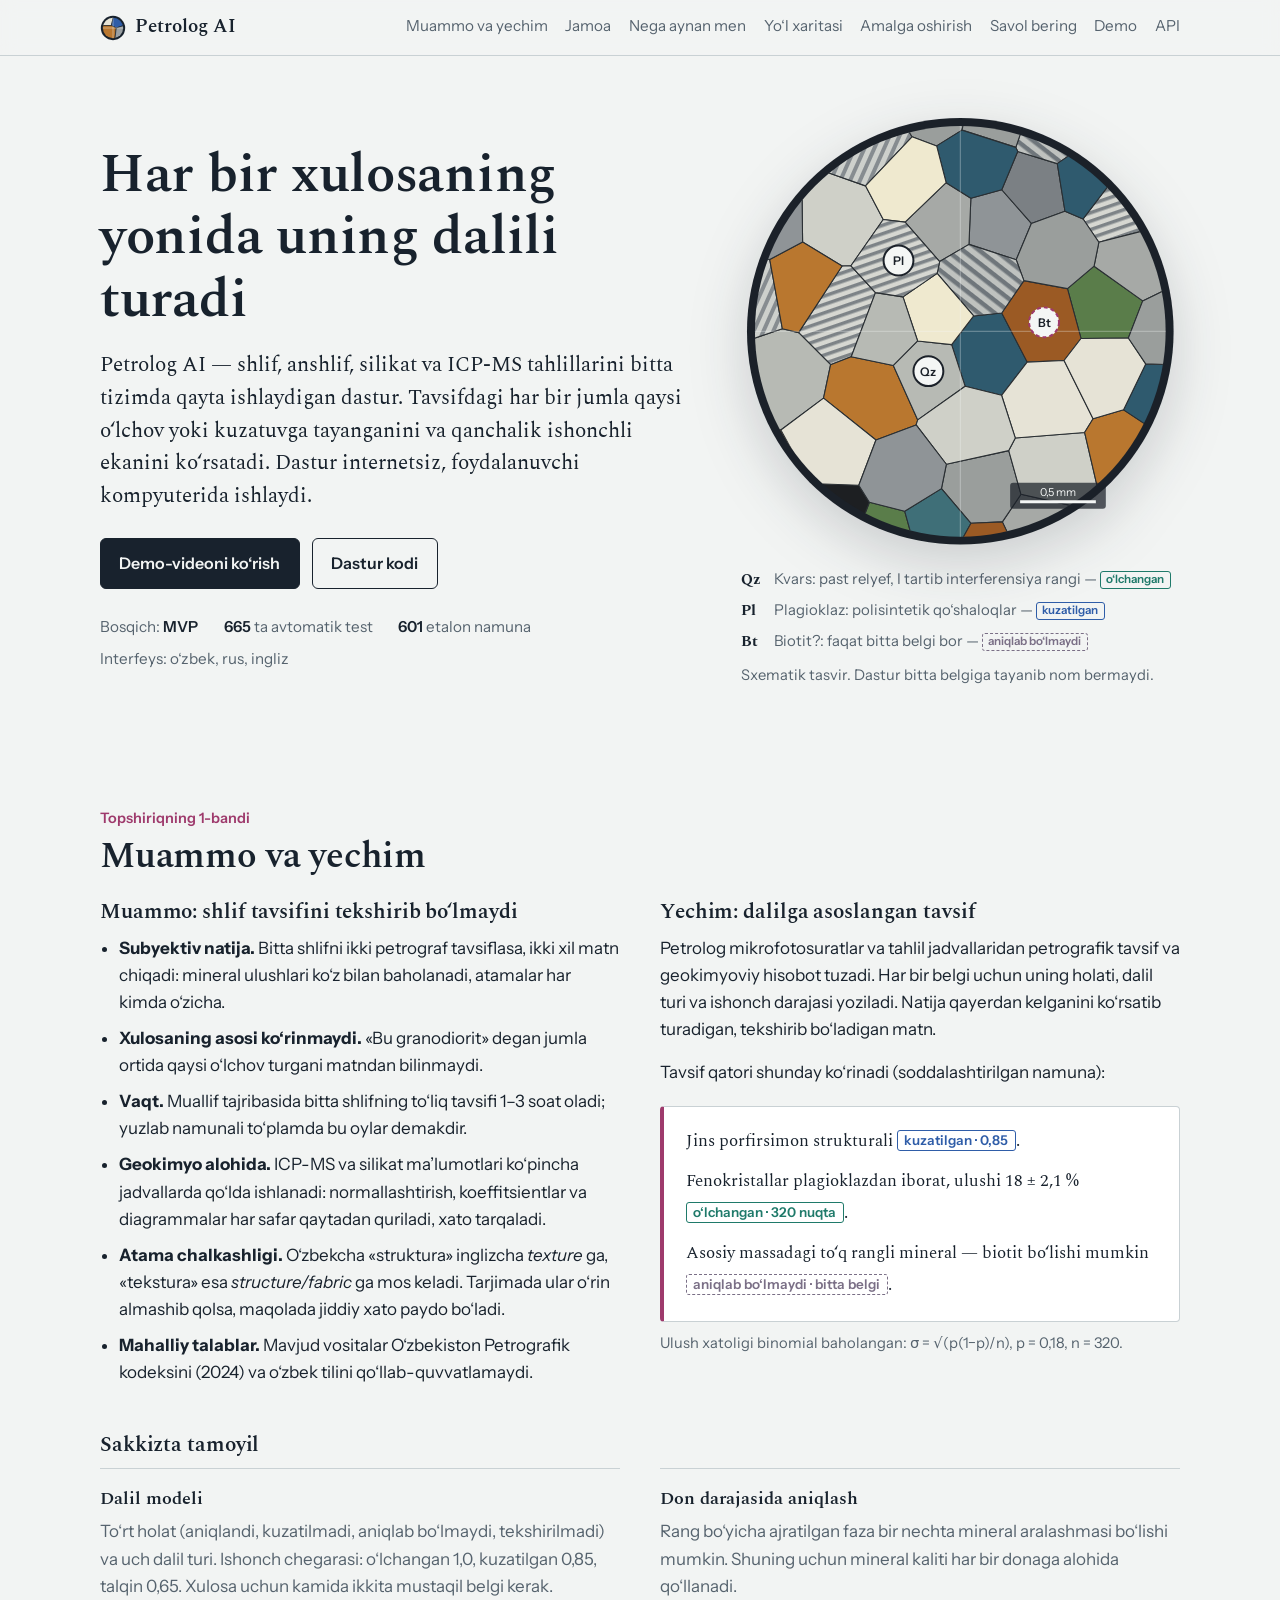
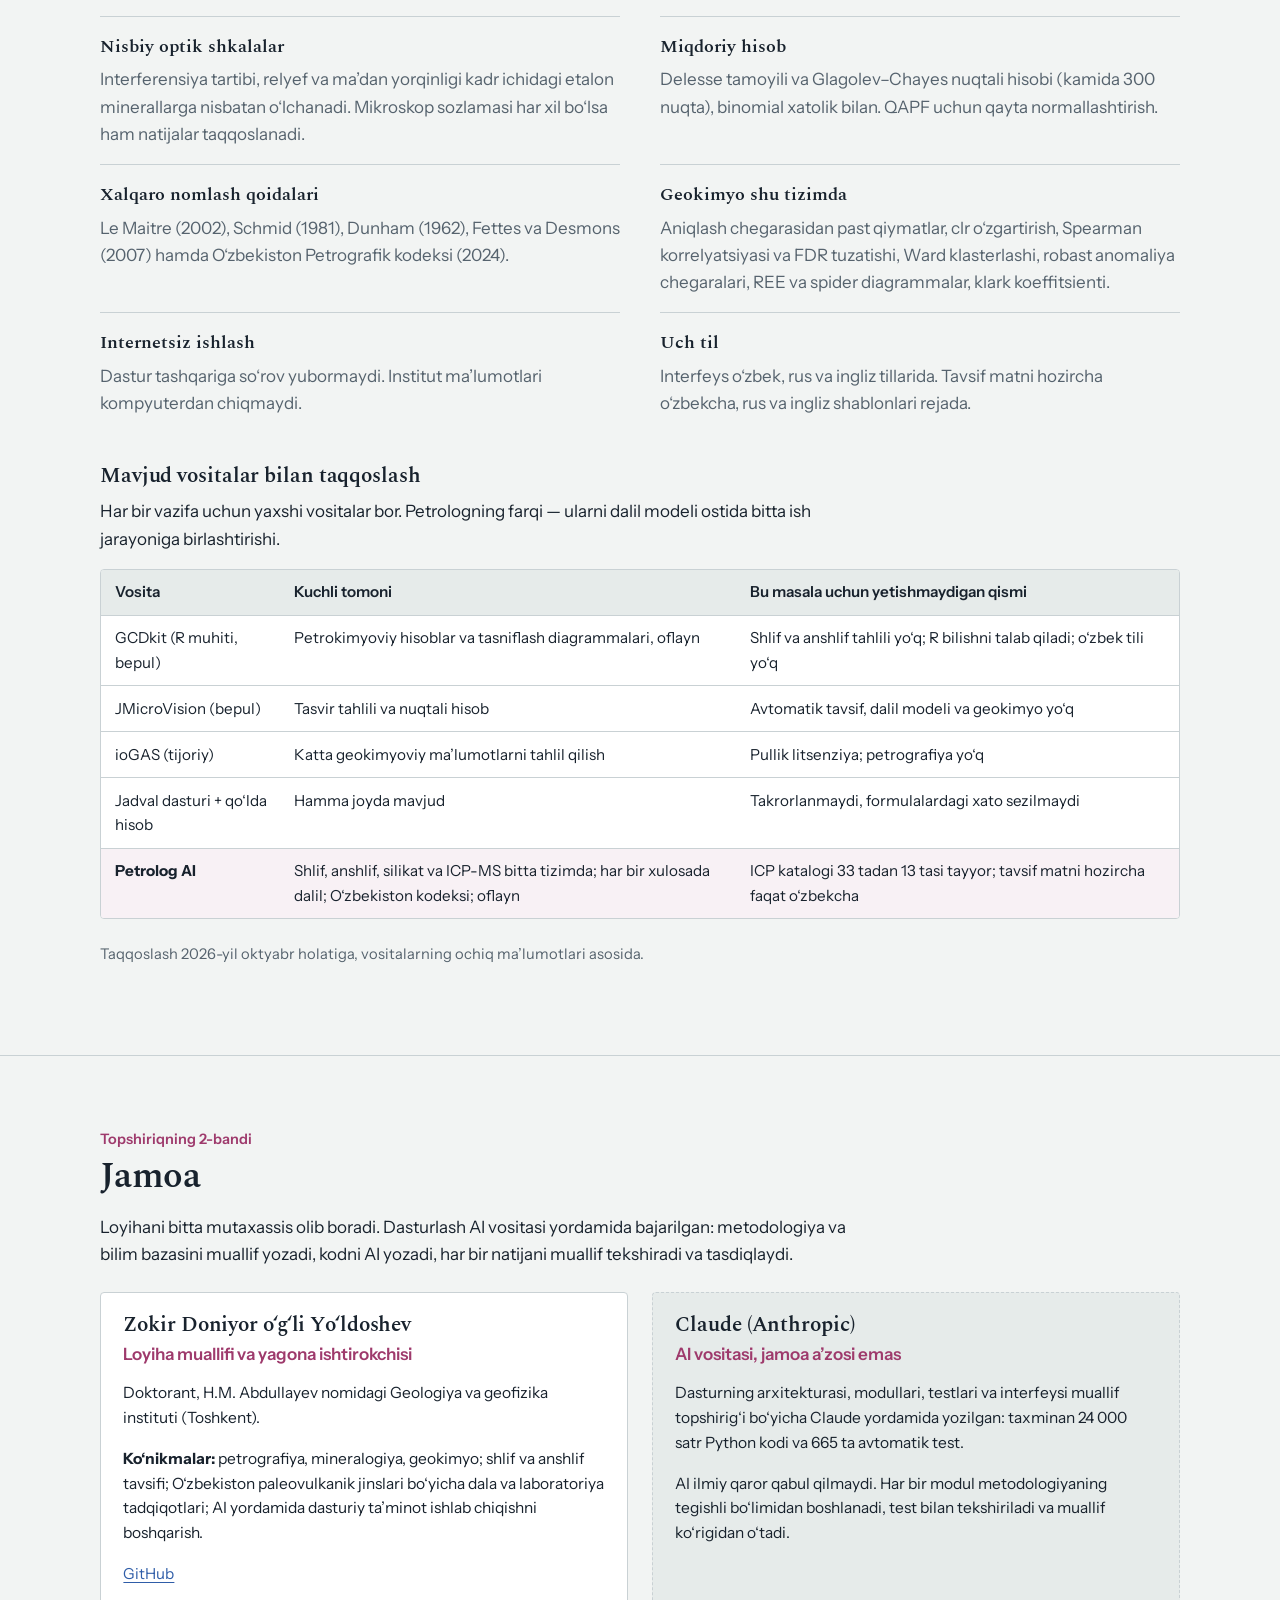
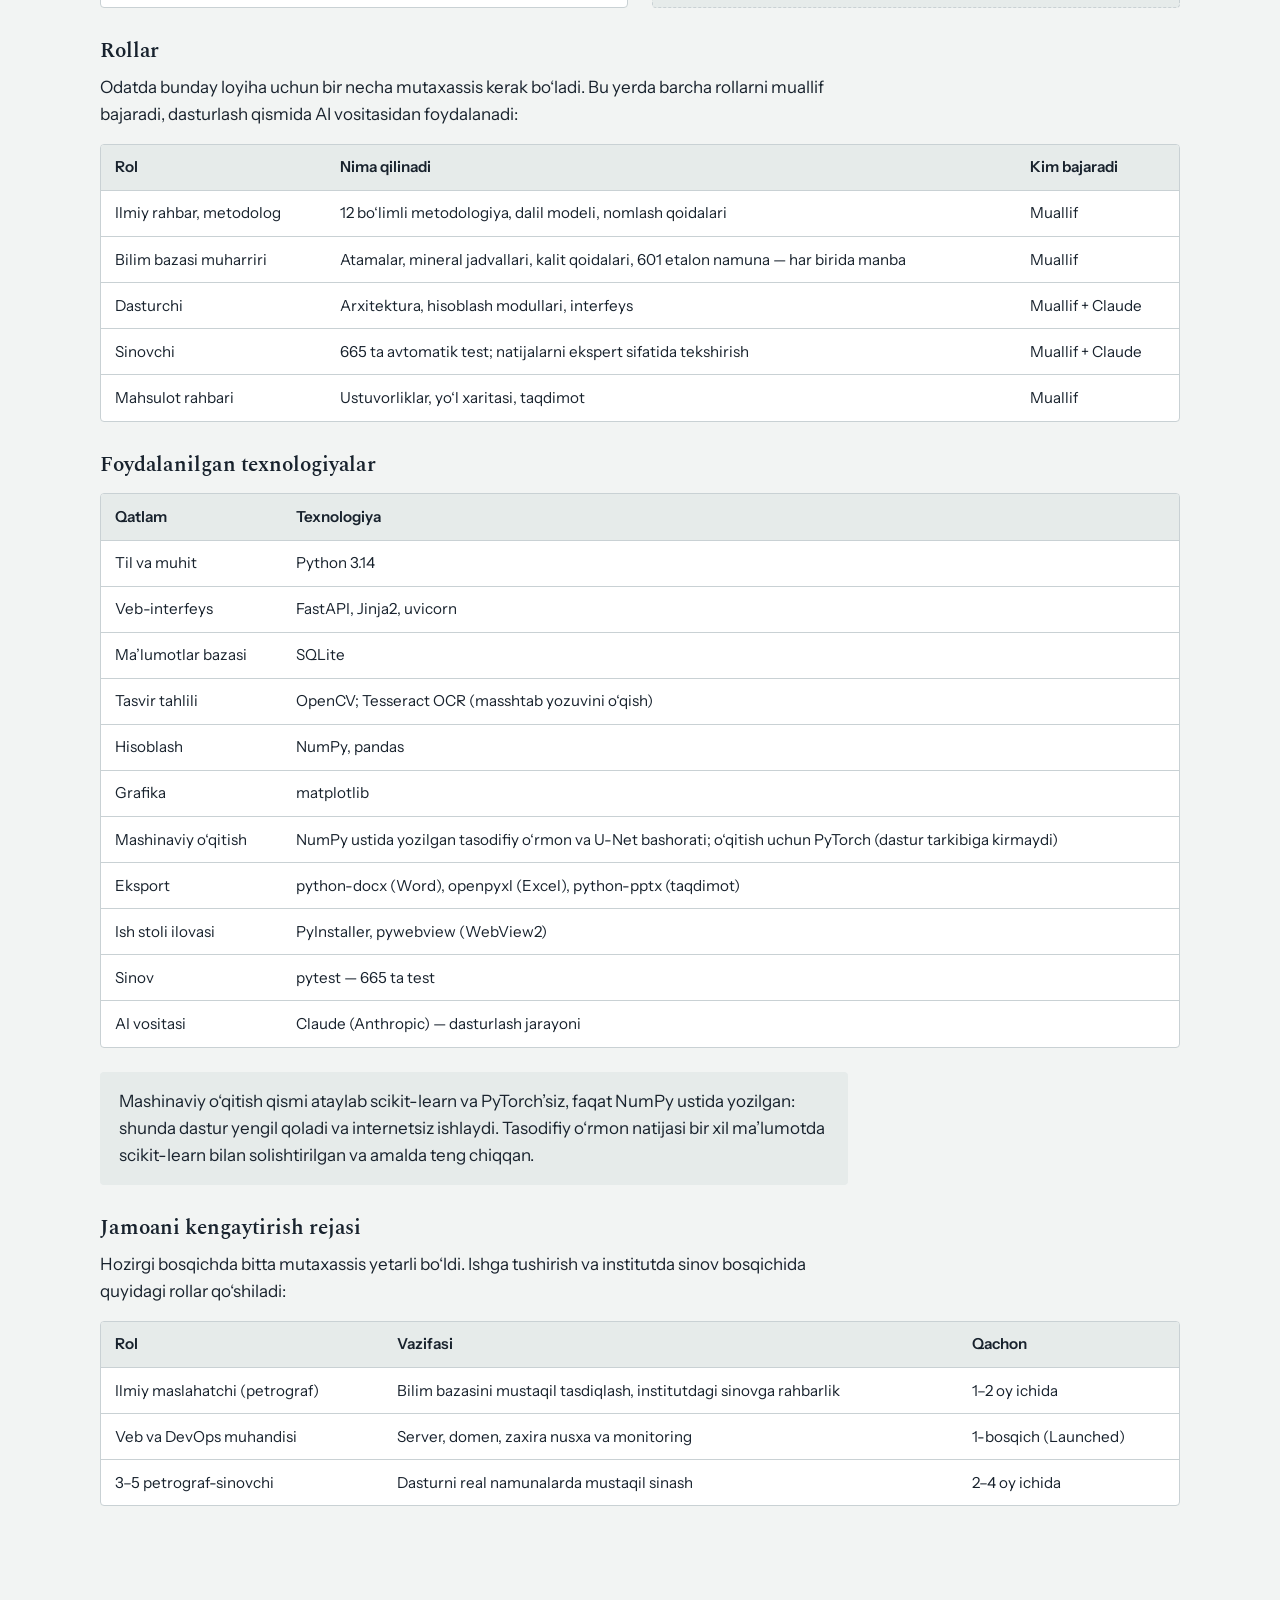
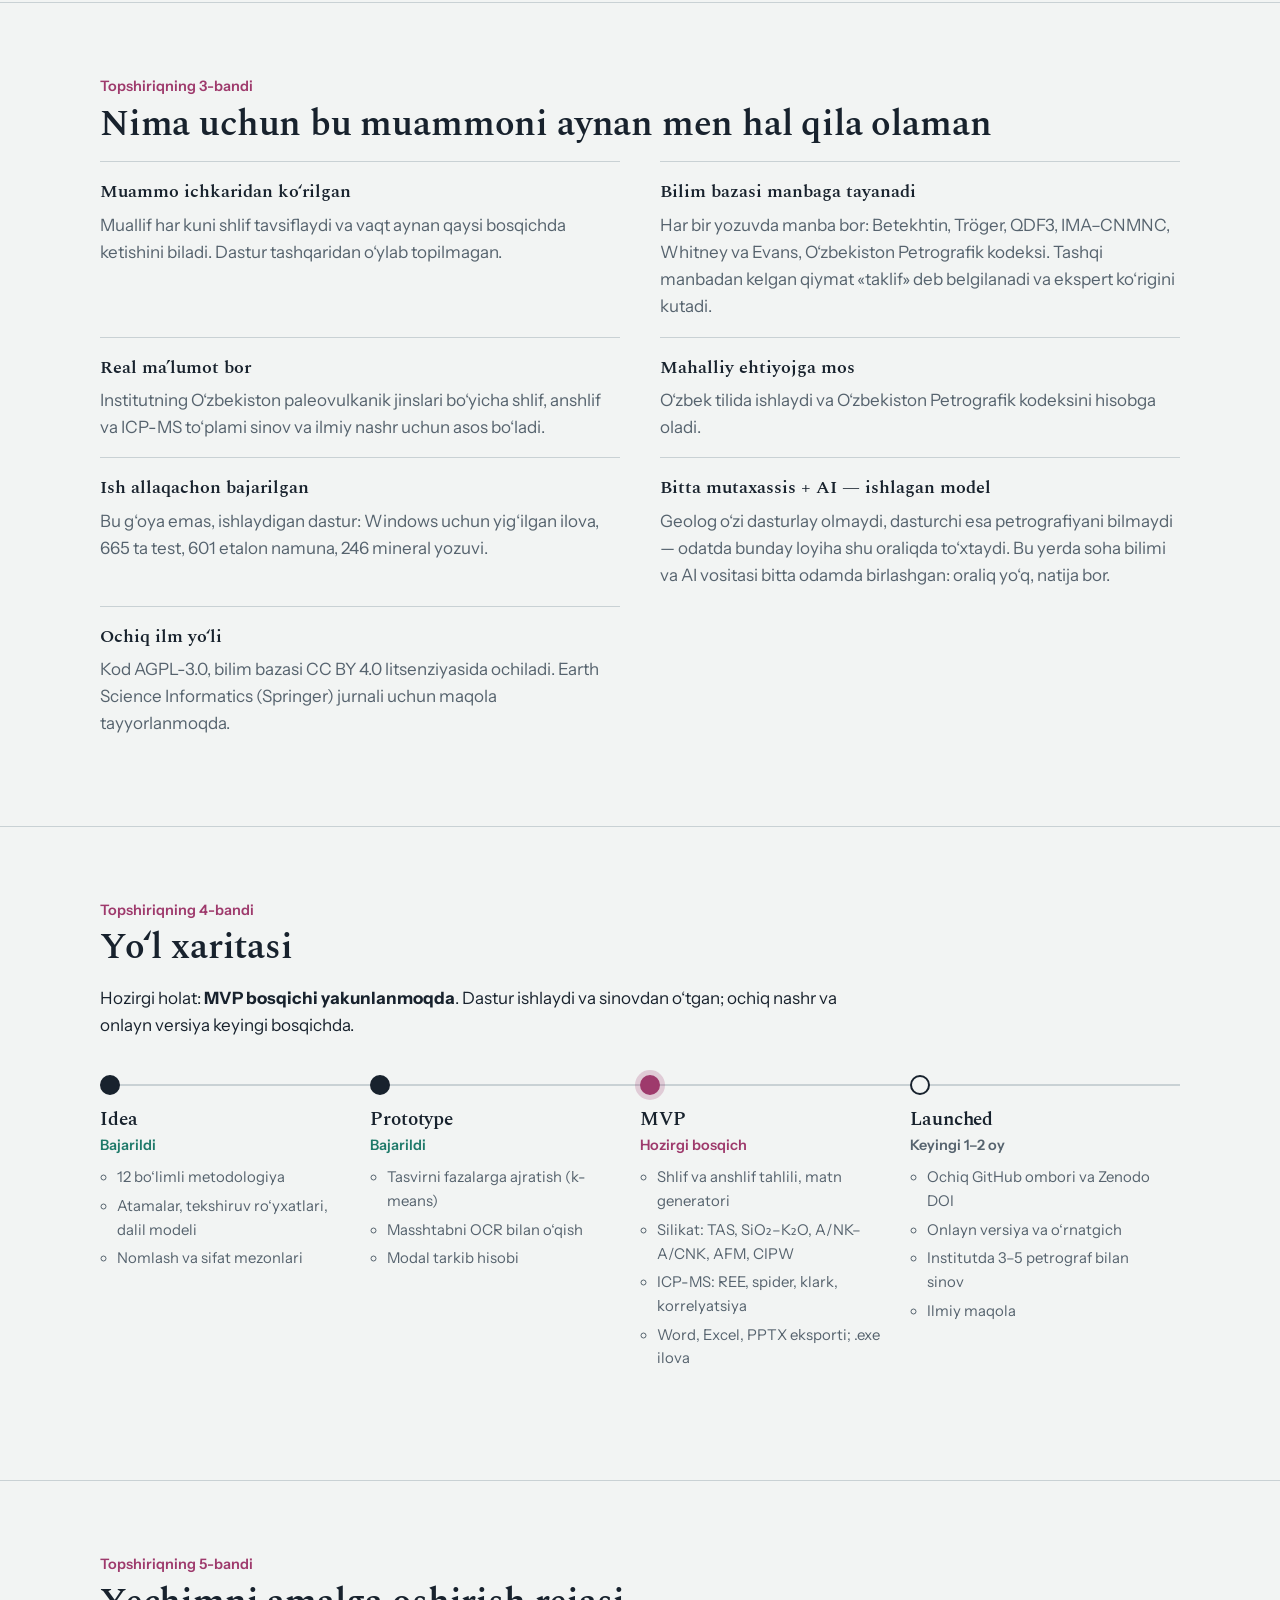
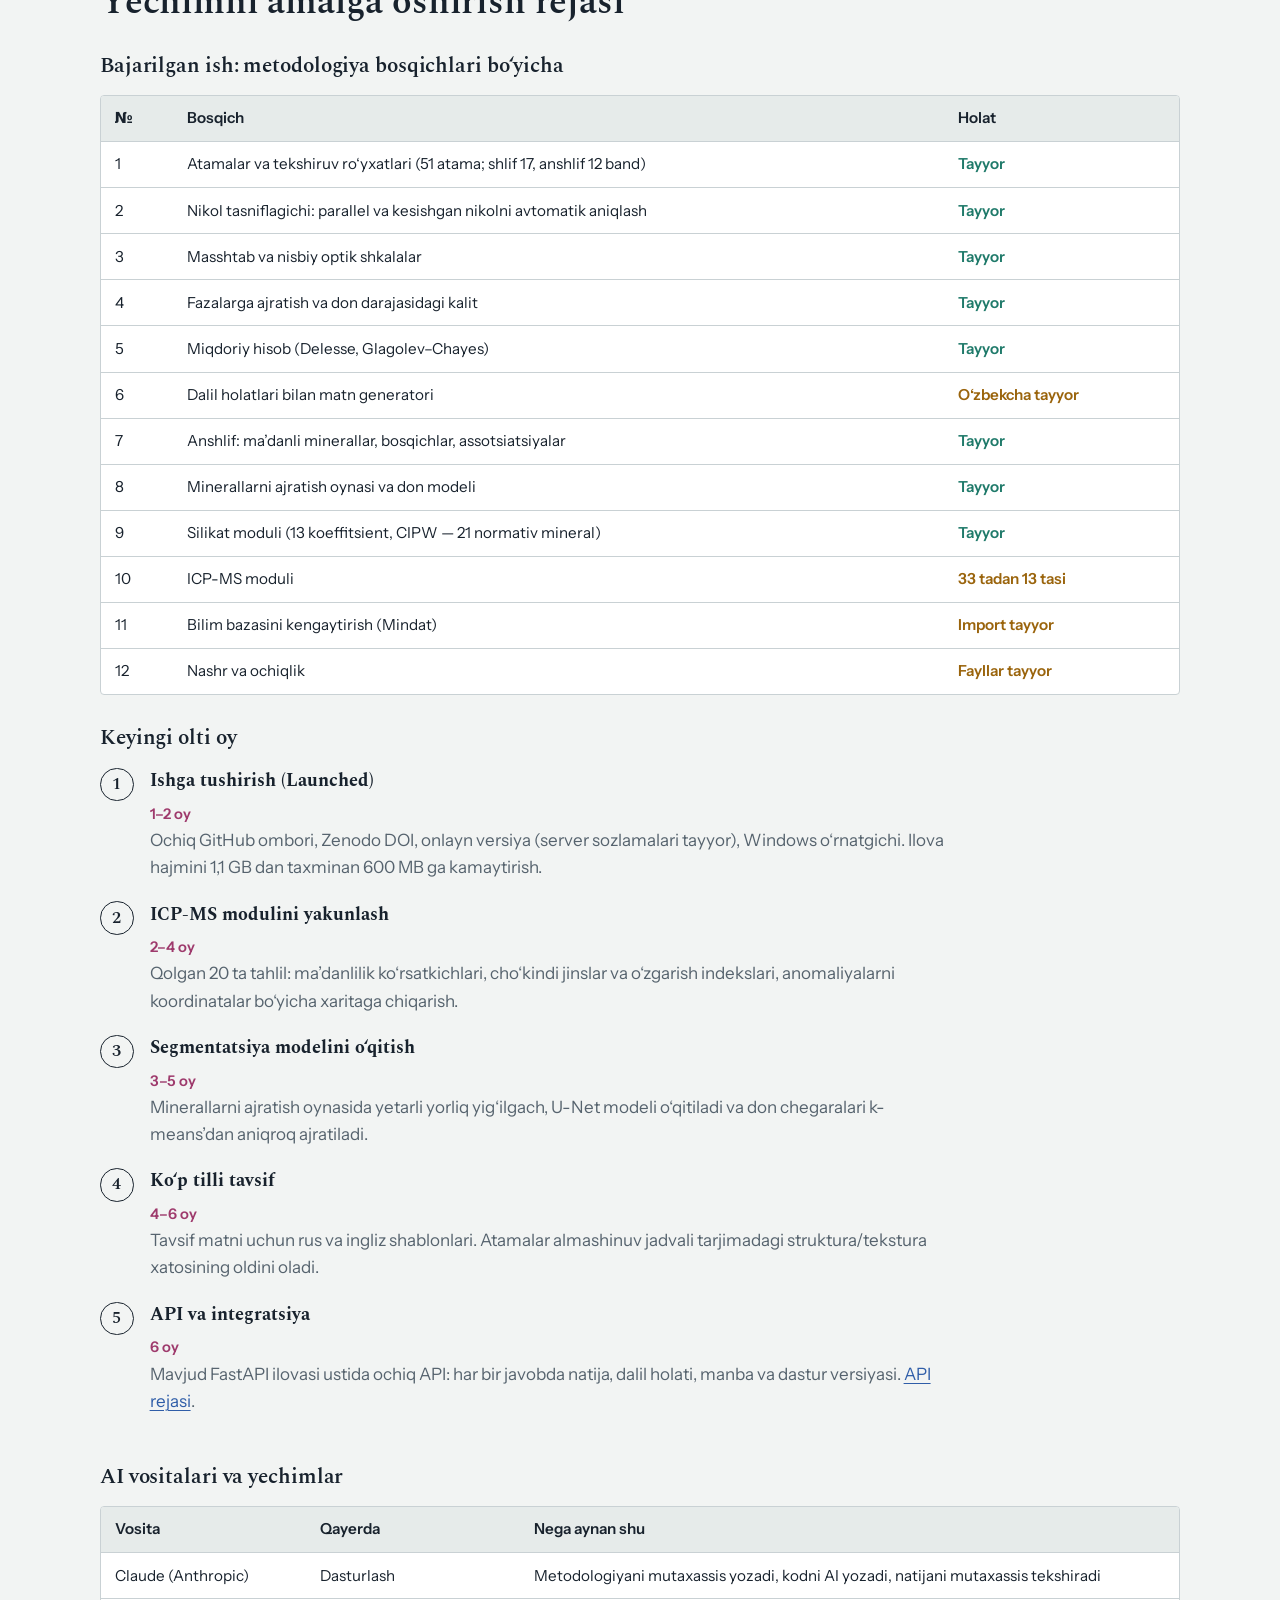
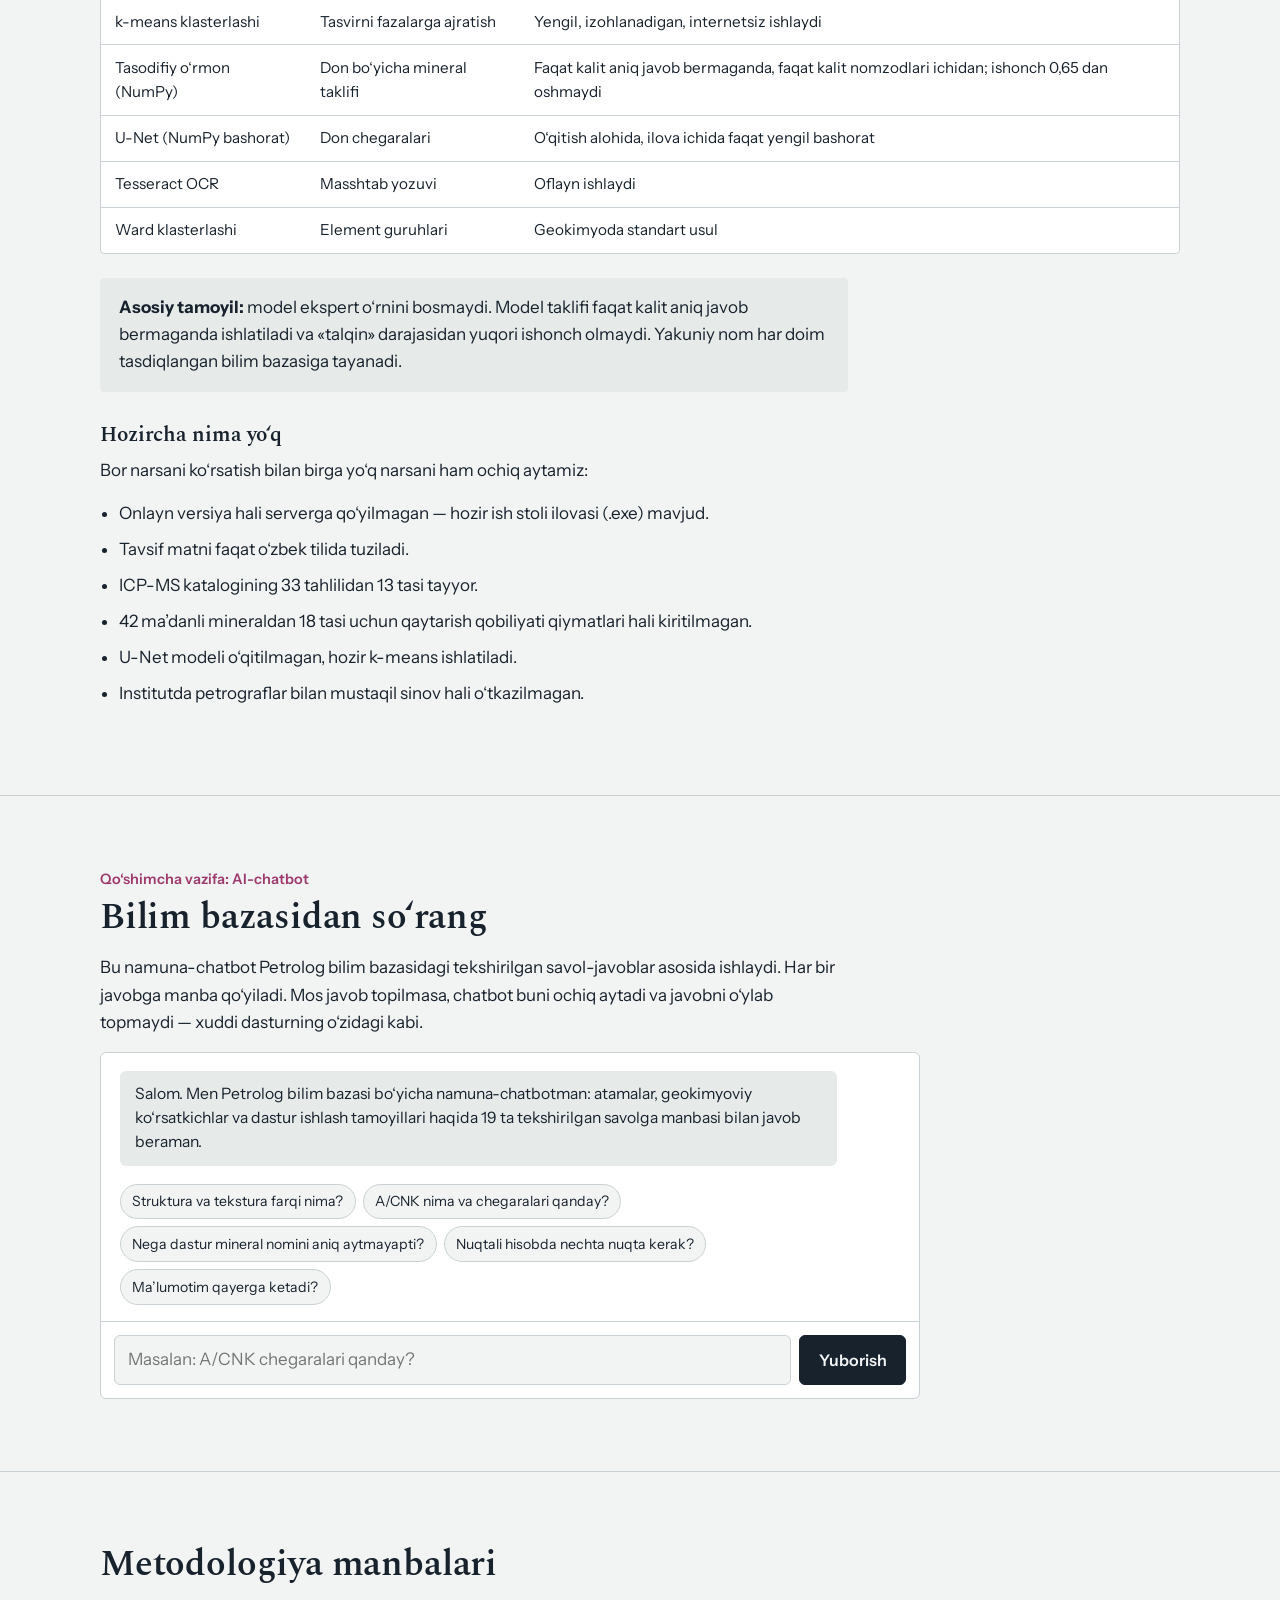
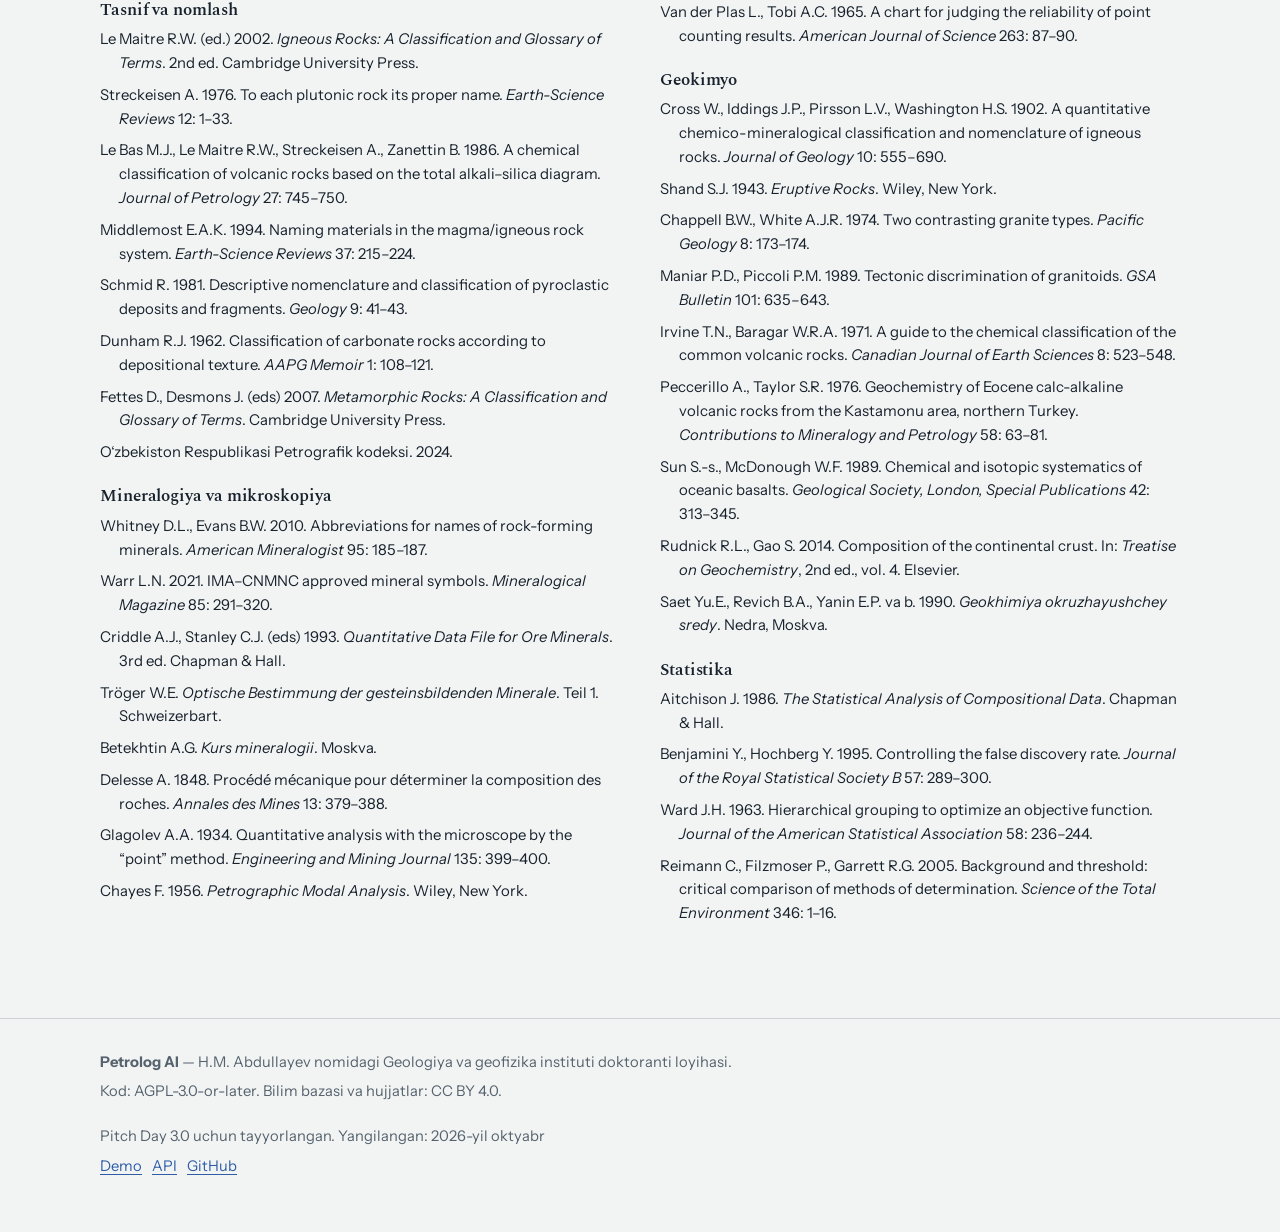
<file: index (2).html>
<!doctype html>
<html lang="uz">
<head>
<meta charset="utf-8">
<meta name="viewport" content="width=device-width, initial-scale=1">
<title>Petrolog AI — tekshirib bo‘ladigan petrografik tavsif</title>
<meta name="description" content="Petrolog AI shlif, anshlif, silikat va ICP-MS tahlillarini bitta tizimda qayta ishlaydi. Har bir xulosa yonida uning dalili va ishonch darajasi turadi. Internetsiz ishlaydi.">
<meta property="og:title" content="Petrolog AI — tekshirib bo‘ladigan petrografik tavsif">
<meta property="og:description" content="Shlif, anshlif va geokimyo bitta tizimda. Har bir xulosa yonida uning dalili. Internetsiz ishlaydi.">
<meta property="og:type" content="website">
<meta name="theme-color" content="#18222d">
<link rel="icon" href="assets/favicon.svg" type="image/svg+xml">
<link rel="preconnect" href="https://fonts.googleapis.com">
<link rel="preconnect" href="https://fonts.gstatic.com" crossorigin>
<link href="https://fonts.googleapis.com/css2?family=Instrument+Sans:wght@400;600;700&family=Spectral:ital,wght@0,400;0,600;1,400&display=swap" rel="stylesheet">
<link rel="stylesheet" href="assets/style.css">
</head>
<body>
<a class="skip" href="#asosiy">Asosiy matnga o‘tish</a>

<header class="topbar">
  <div class="in">
    <a class="brand" href="./" aria-label="Petrolog AI, bosh sahifa">
      <img src="assets/favicon.svg" alt="" width="26" height="26"> Petrolog AI
    </a>
    <nav class="nav" aria-label="Bo‘limlar">
      <a href="#muammo">Muammo va yechim</a>
      <a href="#jamoa">Jamoa</a>
      <a href="#nega-biz">Nega aynan men</a>
      <a href="#yol-xaritasi">Yo‘l xaritasi</a>
      <a href="#reja">Amalga oshirish</a>
      <a href="#chatbot-blok">Savol bering</a>
      <a href="demo/">Demo</a>
      <a href="api/">API</a>
    </nav>
  </div>
</header>

<main id="asosiy">

<!-- ================= BOSH QISM ================= -->
<section class="hero">
  <div class="wrap grid">
    <div>
      <h1>Har bir xulosaning yonida uning dalili turadi</h1>
      <p class="lead">Petrolog AI — shlif, anshlif, silikat va ICP-MS tahlillarini bitta tizimda qayta ishlaydigan dastur. Tavsifdagi har bir jumla qaysi o‘lchov yoki kuzatuvga tayanganini va qanchalik ishonchli ekanini ko‘rsatadi. Dastur internetsiz, foydalanuvchi kompyuterida ishlaydi.</p>
      <div class="actions">
        <a class="btn primary" href="demo/">Demo-videoni ko‘rish</a>
        <a class="btn" data-link="repo" href="#">Dastur kodi</a>
      </div>
      <ul class="facts">
        <li>Bosqich: <strong>MVP</strong></li>
        <li><strong>665</strong> ta avtomatik test</li>
        <li><strong>601</strong> etalon namuna</li>
        <li>Interfeys: o‘zbek, rus, ingliz</li>
      </ul>
    </div>
    <div class="scope">
      <figure>
        <svg class="eyepiece" viewBox="0 0 440 440" role="img" aria-labelledby="ep-title ep-desc" xmlns="http://www.w3.org/2000/svg">
<title id="ep-title">Shlifning kesishgan nikoldagi ko‘rinishi</title>
<desc id="ep-desc">Mikroskop ko‘rish maydonidagi mineral donalari. Uchta dona belgilangan: kvars (Qz), plagioklaz (Pl) va biotit (Bt). Pastda 0,5 mm masshtab chizig‘i.</desc>
<defs>
<clipPath id="fov"><circle cx="220" cy="220" r="206"/></clipPath>
<pattern id="tw0" width="9" height="9" patternUnits="userSpaceOnUse" patternTransform="rotate(24)"><rect width="9" height="9" fill="#cdd0cc"/><rect width="4" height="9" fill="#868c90"/></pattern>
<pattern id="tw1" width="8" height="8" patternUnits="userSpaceOnUse" patternTransform="rotate(71)"><rect width="8" height="8" fill="#d6d7d1"/><rect width="3.5" height="8" fill="#7d8387"/></pattern>
<pattern id="tw2" width="10" height="10" patternUnits="userSpaceOnUse" patternTransform="rotate(128)"><rect width="10" height="10" fill="#bfc2bf"/><rect width="4.5" height="10" fill="#6f767b"/></pattern>
</defs>
<circle cx="220" cy="220" r="214" fill="#1b2129"/>
<g clip-path="url(#fov)" stroke="#2a2f33" stroke-width="1.1" stroke-linejoin="round">
<polygon points="262.2,411.2 283.1,455.4 337.2,441.6 347.2,398.4 280.9,383.5" fill="#a6a9a6"/>
<polygon points="359.0,130.7 406.5,118.5 411.2,58.2 384.8,52.7 343.2,107.3" fill="url(#tw1)"/>
<polygon points="178.1,450.1 153.7,477.6 109.3,442.1 128.8,391.5 164.2,400.5" fill="#5a7d4a"/>
<polygon points="388.6,226.7 341.1,227.2 327.5,177.2 354.2,154.7 403.0,189.5" fill="#5a7d4a"/>
<polygon points="142.7,107.8 124.9,74.1 82.6,59.2 61.1,71.7 61.8,130.5 101.4,154.5 110.3,154.3" fill="#cfd0c8"/>
<polygon points="110.6,245.5 89.9,253.5 57.8,221.3 101.4,154.5 110.3,154.3 134.9,181.2" fill="url(#tw1)"/>
<polygon points="287.1,250.9 261.4,284.2 224.9,275.2 211.3,233.4 233.4,204.6 261.6,201.6" fill="#2f5a6e"/>
<polygon points="283.8,169.2 261.6,201.6 287.1,250.9 324.1,249.3 341.1,227.2 327.5,177.2" fill="#9b5a24"/>
<polygon points="230.6,86.5 228.7,132.8 276.1,148.2 291.3,111.8 261.6,78.0" fill="#8f9497"/>
<polygon points="261.6,78.0 277.6,39.6 317.3,51.8 325.0,99.6 291.3,111.8" fill="#7b8084"/>
<polygon points="128.8,391.5 109.3,442.1 68.0,453.2 36.5,425.9 69.4,372.7 118.2,374.5" fill="#1d1f22"/>
<polygon points="206.0,353.4 268.6,339.7 280.9,383.5 262.2,411.2 230.7,412.6 201.1,377.8" fill="#9a9e9c"/>
<polygon points="268.6,339.7 275.2,327.1 344.7,321.5 360.0,387.0 347.2,398.4 280.9,383.5" fill="#cfd0c8"/>
<polygon points="89.9,253.5 57.8,221.3 41.5,217.5 5.1,229.8 -3.3,242.8 1.7,302.0 14.5,316.6 40.0,319.0 82.8,287.1" fill="#b7bab4"/>
<polygon points="201.1,377.8 164.2,400.5 178.1,450.1 211.0,448.3 230.7,412.6" fill="#3f6f78"/>
<polygon points="152.8,254.3 110.6,245.5 89.9,253.5 82.8,287.1 135.4,329.1 175.7,313.9 177.3,308.9" fill="#b9772f"/>
<polygon points="28.8,147.9 41.5,217.5 5.1,229.8 -28.8,177.1 1.0,142.4" fill="url(#tw0)"/>
<polygon points="124.9,74.1 82.6,59.2 90.8,-5.1 154.2,-3.9 171.6,24.9" fill="url(#tw0)"/>
<polygon points="433.0,174.9 431.9,137.7 406.5,118.5 359.0,130.7 354.2,154.7 403.0,189.5" fill="#a6a9a6"/>
<polygon points="324.1,249.3 353.2,307.8 344.7,321.5 275.2,327.1 261.4,284.2 287.1,250.9" fill="#e6e3d6"/>
<polygon points="355.7,25.5 351.1,-33.6 289.8,-6.0 275.7,35.5 277.6,39.6 317.3,51.8" fill="url(#tw2)"/>
<polygon points="230.6,86.5 205.8,70.9 164.6,110.5 199.3,150.0 228.7,132.8" fill="#a6a9a6"/>
<polygon points="196.3,34.0 171.6,24.9 154.2,-3.9 206.3,-142.9 236.4,-45.5 221.7,18.2" fill="#9a9e9c"/>
<polygon points="276.1,148.2 283.8,169.2 327.5,177.2 354.2,154.7 359.0,130.7 343.2,107.3 325.0,99.6 291.3,111.8" fill="#9a9e9c"/>
<polygon points="383.8,298.8 435.1,332.7 439.9,358.6 420.5,392.7 360.0,387.0 344.7,321.5 353.2,307.8" fill="#b9772f"/>
<polygon points="36.5,425.9 69.4,372.7 40.0,319.0 14.5,316.6 -18.6,373.4 14.2,426.2" fill="#7c4a22"/>
<polygon points="221.7,18.2 236.4,-45.5 289.8,-6.0 275.7,35.5" fill="#9a9e9c"/>
<polygon points="230.6,86.5 205.8,70.9 196.3,34.0 221.7,18.2 275.7,35.5 277.6,39.6 261.6,78.0" fill="#2f5a6e"/>
<polygon points="406.0,252.7 383.8,298.8 435.1,332.7 462.1,292.7 442.3,253.7" fill="#2f5a6e"/>
<polygon points="228.7,132.8 199.3,150.0 196.8,161.9 233.4,204.6 261.6,201.6 283.8,169.2 276.1,148.2" fill="url(#tw2)"/>
<polygon points="205.8,70.9 196.3,34.0 171.6,24.9 124.9,74.1 142.7,107.8 164.6,110.5" fill="#efe9cf"/>
<polygon points="177.2,229.7 211.3,233.4 224.9,275.2 177.3,308.9 152.8,254.3" fill="#b7bab4"/>
<polygon points="118.2,374.5 69.4,372.7 40.0,319.0 82.8,287.1 135.4,329.1" fill="#e6e3d6"/>
<polygon points="177.2,229.7 162.5,185.5 196.8,161.9 233.4,204.6 211.3,233.4" fill="#efe9cf"/>
<polygon points="473.1,111.2 435.4,47.3 411.2,58.2 406.5,118.5 431.9,137.7" fill="url(#tw0)"/>
<polygon points="206.0,353.4 175.7,313.9 177.3,308.9 224.9,275.2 261.4,284.2 275.2,327.1 268.6,339.7" fill="#cfd0c8"/>
<polygon points="177.2,229.7 162.5,185.5 134.9,181.2 110.6,245.5 152.8,254.3" fill="#b7bab4"/>
<polygon points="206.0,353.4 175.7,313.9 135.4,329.1 118.2,374.5 128.8,391.5 164.2,400.5 201.1,377.8" fill="#8f9497"/>
<polygon points="388.6,226.7 341.1,227.2 324.1,249.3 353.2,307.8 383.8,298.8 406.0,252.7" fill="#e6e3d6"/>
<polygon points="343.2,107.3 384.8,52.7 355.7,25.5 317.3,51.8 325.0,99.6" fill="#2f5a6e"/>
<polygon points="28.8,147.9 61.8,130.5 101.4,154.5 57.8,221.3 41.5,217.5" fill="#b9772f"/>
<polygon points="28.8,147.9 61.8,130.5 61.1,71.7 11.8,58.4 -20.4,97.7 1.0,142.4" fill="#8f9497"/>
<polygon points="439.1,178.7 433.0,174.9 403.0,189.5 388.6,226.7 406.0,252.7 442.3,253.7 467.0,222.9" fill="#9a9e9c"/>
<polygon points="162.5,185.5 134.9,181.2 110.3,154.3 142.7,107.8 164.6,110.5 199.3,150.0 196.8,161.9" fill="url(#tw1)"/>
<polygon points="230.7,412.6 211.0,448.3 257.3,506.4 283.1,455.4 262.2,411.2" fill="#9b5a24"/>
</g>
<g clip-path="url(#fov)" stroke="#f4f6f5" stroke-opacity=".45" stroke-width=".8">
<line x1="220" y1="10" x2="220" y2="430"/><line x1="10" y1="220" x2="430" y2="220"/>
</g>
<g class="scalebar">
<rect x="270" y="372" width="96" height="26" rx="3" fill="#1b2129" fill-opacity=".72"/>
<line x1="280" y1="391" x2="356" y2="391" stroke="#f4f6f5" stroke-width="3"/>
<text x="318" y="385" text-anchor="middle" fill="#f4f6f5" font-size="11">0,5 mm</text>
</g>
<g class="marks" font-size="12" font-weight="600" text-anchor="middle">
<g><circle cx="188" cy="260" r="15" fill="#f4f6f5" stroke="#1b2129" stroke-width="2"/><text x="188" y="264.5" fill="#1b2129">Qz</text></g>
<g><circle cx="158" cy="149" r="15" fill="#f4f6f5" stroke="#1b2129" stroke-width="2"/><text x="158" y="153.5" fill="#1b2129">Pl</text></g>
<g><circle cx="304" cy="211" r="15" fill="#f4f6f5" stroke="#9e3a6c" stroke-width="2" stroke-dasharray="4 3"/><text x="304" y="215.5" fill="#1b2129">Bt</text></g>
</g>
</svg>
        <figcaption>
          <dl>
            <dt>Qz</dt><dd>Kvars: past relyef, I tartib interferensiya rangi — <span class="ev m">o‘lchangan</span></dd>
            <dt>Pl</dt><dd>Plagioklaz: polisintetik qo‘shaloqlar — <span class="ev o">kuzatilgan</span></dd>
            <dt>Bt</dt><dd>Biotit?: faqat bitta belgi bor — <span class="ev n">aniqlab bo‘lmaydi</span></dd>
          </dl>
          <p class="small muted" style="margin-top:.6rem">Sxematik tasvir. Dastur bitta belgiga tayanib nom bermaydi.</p>
        </figcaption>
      </figure>
    </div>
  </div>
</section>

<!-- ================= 1. MUAMMO → YECHIM ================= -->
<section class="block" id="muammo">
  <div class="wrap">
    <span class="req">Topshiriqning 1-bandi</span>
    <h2>Muammo va yechim</h2>

    <div class="split">
      <div>
        <h3>Muammo: shlif tavsifini tekshirib bo‘lmaydi</h3>
        <ul class="plain">
          <li><b>Subyektiv natija.</b> Bitta shlifni ikki petrograf tavsiflasa, ikki xil matn chiqadi: mineral ulushlari ko‘z bilan baholanadi, atamalar har kimda o‘zicha.</li>
          <li><b>Xulosaning asosi ko‘rinmaydi.</b> «Bu granodiorit» degan jumla ortida qaysi o‘lchov turgani matndan bilinmaydi.</li>
          <li><b>Vaqt.</b> Muallif tajribasida bitta shlifning to‘liq tavsifi 1–3 soat oladi; yuzlab namunali to‘plamda bu oylar demakdir.</li>
          <li><b>Geokimyo alohida.</b> ICP-MS va silikat ma’lumotlari ko‘pincha jadvallarda qo‘lda ishlanadi: normallashtirish, koeffitsientlar va diagrammalar har safar qaytadan quriladi, xato tarqaladi.</li>
          <li><b>Atama chalkashligi.</b> O‘zbekcha «struktura» inglizcha <i>texture</i> ga, «tekstura» esa <i>structure/fabric</i> ga mos keladi. Tarjimada ular o‘rin almashib qolsa, maqolada jiddiy xato paydo bo‘ladi.</li>
          <li><b>Mahalliy talablar.</b> Mavjud vositalar O‘zbekiston Petrografik kodeksini (2024) va o‘zbek tilini qo‘llab-quvvatlamaydi.</li>
        </ul>
      </div>
      <div>
        <h3>Yechim: dalilga asoslangan tavsif</h3>
        <p>Petrolog mikrofotosuratlar va tahlil jadvallaridan petrografik tavsif va geokimyoviy hisobot tuzadi. Har bir belgi uchun uning holati, dalil turi va ishonch darajasi yoziladi. Natija qayerdan kelganini ko‘rsatib turadigan, tekshirib bo‘ladigan matn.</p>
        <p>Tavsif qatori shunday ko‘rinadi (soddalashtirilgan namuna):</p>
        <div class="sample" aria-label="Tavsif namunasi">
          <p>Jins porfirsimon strukturali <span class="ev o">kuzatilgan · 0,85</span>.</p>
          <p>Fenokristallar plagioklazdan iborat, ulushi 18 ± 2,1 % <span class="ev m">o‘lchangan · 320 nuqta</span>.</p>
          <p>Asosiy massadagi to‘q rangli mineral — biotit bo‘lishi mumkin <span class="ev n">aniqlab bo‘lmaydi · bitta belgi</span>.</p>
        </div>
        <p class="small muted">Ulush xatoligi binomial baholangan: σ = √(p(1−p)/n), p = 0,18, n = 320.</p>
      </div>
    </div>

    <h3>Sakkizta tamoyil</h3>
    <dl class="principles">
      <div><dt>Dalil modeli</dt><dd>To‘rt holat (aniqlandi, kuzatilmadi, aniqlab bo‘lmaydi, tekshirilmadi) va uch dalil turi. Ishonch chegarasi: o‘lchangan 1,0, kuzatilgan 0,85, talqin 0,65. Xulosa uchun kamida ikkita mustaqil belgi kerak.</dd></div>
      <div><dt>Don darajasida aniqlash</dt><dd>Rang bo‘yicha ajratilgan faza bir nechta mineral aralashmasi bo‘lishi mumkin. Shuning uchun mineral kaliti har bir donaga alohida qo‘llanadi.</dd></div>
      <div><dt>Nisbiy optik shkalalar</dt><dd>Interferensiya tartibi, relyef va ma’dan yorqinligi kadr ichidagi etalon minerallarga nisbatan o‘lchanadi. Mikroskop sozlamasi har xil bo‘lsa ham natijalar taqqoslanadi.</dd></div>
      <div><dt>Miqdoriy hisob</dt><dd>Delesse tamoyili va Glagolev–Chayes nuqtali hisobi (kamida 300 nuqta), binomial xatolik bilan. QAPF uchun qayta normallashtirish.</dd></div>
      <div><dt>Xalqaro nomlash qoidalari</dt><dd>Le Maitre (2002), Schmid (1981), Dunham (1962), Fettes va Desmons (2007) hamda O‘zbekiston Petrografik kodeksi (2024).</dd></div>
      <div><dt>Geokimyo shu tizimda</dt><dd>Aniqlash chegarasidan past qiymatlar, clr o‘zgartirish, Spearman korrelyatsiyasi va FDR tuzatishi, Ward klasterlashi, robast anomaliya chegaralari, REE va spider diagrammalar, klark koeffitsienti.</dd></div>
      <div><dt>Internetsiz ishlash</dt><dd>Dastur tashqariga so‘rov yubormaydi. Institut ma’lumotlari kompyuterdan chiqmaydi.</dd></div>
      <div><dt>Uch til</dt><dd>Interfeys o‘zbek, rus va ingliz tillarida. Tavsif matni hozircha o‘zbekcha, rus va ingliz shablonlari rejada.</dd></div>
    </dl>

    <h3>Mavjud vositalar bilan taqqoslash</h3>
    <p class="prose">Har bir vazifa uchun yaxshi vositalar bor. Petrologning farqi — ularni dalil modeli ostida bitta ish jarayoniga birlashtirishi.</p>
    <div class="table-wrap">
      <table>
        <thead><tr><th>Vosita</th><th>Kuchli tomoni</th><th>Bu masala uchun yetishmaydigan qismi</th></tr></thead>
        <tbody>
          <tr><td>GCDkit (R muhiti, bepul)</td><td>Petrokimyoviy hisoblar va tasniflash diagrammalari, oflayn</td><td>Shlif va anshlif tahlili yo‘q; R bilishni talab qiladi; o‘zbek tili yo‘q</td></tr>
          <tr><td>JMicroVision (bepul)</td><td>Tasvir tahlili va nuqtali hisob</td><td>Avtomatik tavsif, dalil modeli va geokimyo yo‘q</td></tr>
          <tr><td>ioGAS (tijoriy)</td><td>Katta geokimyoviy ma’lumotlarni tahlil qilish</td><td>Pullik litsenziya; petrografiya yo‘q</td></tr>
          <tr><td>Jadval dasturi + qo‘lda hisob</td><td>Hamma joyda mavjud</td><td>Takrorlanmaydi, formulalardagi xato sezilmaydi</td></tr>
          <tr class="ours"><td><b>Petrolog AI</b></td><td>Shlif, anshlif, silikat va ICP-MS bitta tizimda; har bir xulosada dalil; O‘zbekiston kodeksi; oflayn</td><td>ICP katalogi 33 tadan 13 tasi tayyor; tavsif matni hozircha faqat o‘zbekcha</td></tr>
        </tbody>
      </table>
    </div>
    <p class="small muted">Taqqoslash 2026-yil oktyabr holatiga, vositalarning ochiq ma’lumotlari asosida.</p>
  </div>
</section>

<!-- ================= 2. JAMOA ================= -->
<section class="block" id="jamoa">
  <div class="wrap">
    <span class="req">Topshiriqning 2-bandi</span>
    <h2>Jamoa</h2>
    <p class="prose">Loyihani bitta mutaxassis olib boradi. Dasturlash AI vositasi yordamida bajarilgan: metodologiya va bilim bazasini muallif yozadi, kodni AI yozadi, har bir natijani muallif tekshiradi va tasdiqlaydi.</p>

    <div class="people">
      <article class="person">
        <h3>Zokir Doniyor o‘g‘li Yo‘ldoshev</h3>
        <div class="role">Loyiha muallifi va yagona ishtirokchisi</div>
        <p>Doktorant, H.M. Abdullayev nomidagi Geologiya va geofizika instituti (Toshkent).</p>
        <p><b>Ko‘nikmalar:</b> petrografiya, mineralogiya, geokimyo; shlif va anshlif tavsifi; O‘zbekiston paleovulkanik jinslari bo‘yicha dala va laboratoriya tadqiqotlari; AI yordamida dasturiy ta’minot ishlab chiqishni boshqarish.</p>
        <div class="links">
          <a data-link="email" href="#">Email</a>
          <a data-link="orcid" href="#">ORCID</a>
          <a data-link="github" href="#">GitHub</a>
          <a data-link="telegram" href="#">Telegram</a>
        </div>
      </article>
      <aside class="person tool">
        <h3>Claude (Anthropic)</h3>
        <div class="role">AI vositasi, jamoa a’zosi emas</div>
        <p>Dasturning arxitekturasi, modullari, testlari va interfeysi muallif topshirig‘i bo‘yicha Claude yordamida yozilgan: taxminan 24 000 satr Python kodi va 665 ta avtomatik test.</p>
        <p>AI ilmiy qaror qabul qilmaydi. Har bir modul metodologiyaning tegishli bo‘limidan boshlanadi, test bilan tekshiriladi va muallif ko‘rigidan o‘tadi.</p>
      </aside>
    </div>

    <h3>Rollar</h3>
    <p class="prose">Odatda bunday loyiha uchun bir necha mutaxassis kerak bo‘ladi. Bu yerda barcha rollarni muallif bajaradi, dasturlash qismida AI vositasidan foydalanadi:</p>
    <div class="table-wrap">
      <table>
        <thead><tr><th>Rol</th><th>Nima qilinadi</th><th>Kim bajaradi</th></tr></thead>
        <tbody>
          <tr><td>Ilmiy rahbar, metodolog</td><td>12 bo‘limli metodologiya, dalil modeli, nomlash qoidalari</td><td>Muallif</td></tr>
          <tr><td>Bilim bazasi muharriri</td><td>Atamalar, mineral jadvallari, kalit qoidalari, 601 etalon namuna — har birida manba</td><td>Muallif</td></tr>
          <tr><td>Dasturchi</td><td>Arxitektura, hisoblash modullari, interfeys</td><td>Muallif + Claude</td></tr>
          <tr><td>Sinovchi</td><td>665 ta avtomatik test; natijalarni ekspert sifatida tekshirish</td><td>Muallif + Claude</td></tr>
          <tr><td>Mahsulot rahbari</td><td>Ustuvorliklar, yo‘l xaritasi, taqdimot</td><td>Muallif</td></tr>
        </tbody>
      </table>
    </div>

    <h3>Foydalanilgan texnologiyalar</h3>
    <div class="table-wrap">
      <table>
        <thead><tr><th>Qatlam</th><th>Texnologiya</th></tr></thead>
        <tbody>
          <tr><td>Til va muhit</td><td>Python 3.14</td></tr>
          <tr><td>Veb-interfeys</td><td>FastAPI, Jinja2, uvicorn</td></tr>
          <tr><td>Ma’lumotlar bazasi</td><td>SQLite</td></tr>
          <tr><td>Tasvir tahlili</td><td>OpenCV; Tesseract OCR (masshtab yozuvini o‘qish)</td></tr>
          <tr><td>Hisoblash</td><td>NumPy, pandas</td></tr>
          <tr><td>Grafika</td><td>matplotlib</td></tr>
          <tr><td>Mashinaviy o‘qitish</td><td>NumPy ustida yozilgan tasodifiy o‘rmon va U-Net bashorati; o‘qitish uchun PyTorch (dastur tarkibiga kirmaydi)</td></tr>
          <tr><td>Eksport</td><td>python-docx (Word), openpyxl (Excel), python-pptx (taqdimot)</td></tr>
          <tr><td>Ish stoli ilovasi</td><td>PyInstaller, pywebview (WebView2)</td></tr>
          <tr><td>Sinov</td><td>pytest — 665 ta test</td></tr>
          <tr><td>AI vositasi</td><td>Claude (Anthropic) — dasturlash jarayoni</td></tr>
        </tbody>
      </table>
    </div>
    <p class="note prose">Mashinaviy o‘qitish qismi ataylab scikit-learn va PyTorch’siz, faqat NumPy ustida yozilgan: shunda dastur yengil qoladi va internetsiz ishlaydi. Tasodifiy o‘rmon natijasi bir xil ma’lumotda scikit-learn bilan solishtirilgan va amalda teng chiqqan.</p>

    <h3>Jamoani kengaytirish rejasi</h3>
    <p class="prose">Hozirgi bosqichda bitta mutaxassis yetarli bo‘ldi. Ishga tushirish va institutda sinov bosqichida quyidagi rollar qo‘shiladi:</p>
    <div class="table-wrap">
      <table>
        <thead><tr><th>Rol</th><th>Vazifasi</th><th>Qachon</th></tr></thead>
        <tbody>
          <tr><td>Ilmiy maslahatchi (petrograf)</td><td>Bilim bazasini mustaqil tasdiqlash, institutdagi sinovga rahbarlik</td><td>1–2 oy ichida</td></tr>
          <tr><td>Veb va DevOps muhandisi</td><td>Server, domen, zaxira nusxa va monitoring</td><td>1-bosqich (Launched)</td></tr>
          <tr><td>3–5 petrograf-sinovchi</td><td>Dasturni real namunalarda mustaqil sinash</td><td>2–4 oy ichida</td></tr>
        </tbody>
      </table>
    </div>
  </div>
</section>

<!-- ================= 3. NEGA BIZ ================= -->
<section class="block" id="nega-biz">
  <div class="wrap">
    <span class="req">Topshiriqning 3-bandi</span>
    <h2>Nima uchun bu muammoni aynan men hal qila olaman</h2>
    <dl class="principles">
      <div><dt>Muammo ichkaridan ko‘rilgan</dt><dd>Muallif har kuni shlif tavsiflaydi va vaqt aynan qaysi bosqichda ketishini biladi. Dastur tashqaridan o‘ylab topilmagan.</dd></div>
      <div><dt>Bilim bazasi manbaga tayanadi</dt><dd>Har bir yozuvda manba bor: Betekhtin, Tröger, QDF3, IMA–CNMNC, Whitney va Evans, O‘zbekiston Petrografik kodeksi. Tashqi manbadan kelgan qiymat «taklif» deb belgilanadi va ekspert ko‘rigini kutadi.</dd></div>
      <div><dt>Real ma’lumot bor</dt><dd>Institutning O‘zbekiston paleovulkanik jinslari bo‘yicha shlif, anshlif va ICP-MS to‘plami sinov va ilmiy nashr uchun asos bo‘ladi.</dd></div>
      <div><dt>Mahalliy ehtiyojga mos</dt><dd>O‘zbek tilida ishlaydi va O‘zbekiston Petrografik kodeksini hisobga oladi.</dd></div>
      <div><dt>Ish allaqachon bajarilgan</dt><dd>Bu g‘oya emas, ishlaydigan dastur: Windows uchun yig‘ilgan ilova, 665 ta test, 601 etalon namuna, 246 mineral yozuvi.</dd></div>
      <div><dt>Bitta mutaxassis + AI — ishlagan model</dt><dd>Geolog o‘zi dasturlay olmaydi, dasturchi esa petrografiyani bilmaydi — odatda bunday loyiha shu oraliqda to‘xtaydi. Bu yerda soha bilimi va AI vositasi bitta odamda birlashgan: oraliq yo‘q, natija bor.</dd></div>
      <div><dt>Ochiq ilm yo‘li</dt><dd>Kod AGPL-3.0, bilim bazasi CC BY 4.0 litsenziyasida ochiladi. Earth Science Informatics (Springer) jurnali uchun maqola tayyorlanmoqda.</dd></div>
    </dl>
  </div>
</section>

<!-- ================= 4. YO‘L XARITASI ================= -->
<section class="block" id="yol-xaritasi">
  <div class="wrap">
    <span class="req">Topshiriqning 4-bandi</span>
    <h2>Yo‘l xaritasi</h2>
    <p class="prose">Hozirgi holat: <b>MVP bosqichi yakunlanmoqda</b>. Dastur ishlaydi va sinovdan o‘tgan; ochiq nashr va onlayn versiya keyingi bosqichda.</p>
    <ol class="road">
      <li class="done">
        <span class="dot" aria-hidden="true"></span>
        <h3>Idea</h3><span class="state">Bajarildi</span>
        <ul><li>12 bo‘limli metodologiya</li><li>Atamalar, tekshiruv ro‘yxatlari, dalil modeli</li><li>Nomlash va sifat mezonlari</li></ul>
      </li>
      <li class="done">
        <span class="dot" aria-hidden="true"></span>
        <h3>Prototype</h3><span class="state">Bajarildi</span>
        <ul><li>Tasvirni fazalarga ajratish (k-means)</li><li>Masshtabni OCR bilan o‘qish</li><li>Modal tarkib hisobi</li></ul>
      </li>
      <li class="now">
        <span class="dot" aria-hidden="true"></span>
        <h3>MVP</h3><span class="state">Hozirgi bosqich</span>
        <ul><li>Shlif va anshlif tahlili, matn generatori</li><li>Silikat: TAS, SiO₂–K₂O, A/NK–A/CNK, AFM, CIPW</li><li>ICP-MS: REE, spider, klark, korrelyatsiya</li><li>Word, Excel, PPTX eksporti; .exe ilova</li></ul>
      </li>
      <li class="next">
        <span class="dot" aria-hidden="true"></span>
        <h3>Launched</h3><span class="state">Keyingi 1–2 oy</span>
        <ul><li>Ochiq GitHub ombori va Zenodo DOI</li><li>Onlayn versiya va o‘rnatgich</li><li>Institutda 3–5 petrograf bilan sinov</li><li>Ilmiy maqola</li></ul>
      </li>
    </ol>
  </div>
</section>

<!-- ================= 5. AMALGA OSHIRISH REJASI ================= -->
<section class="block" id="reja">
  <div class="wrap">
    <span class="req">Topshiriqning 5-bandi</span>
    <h2>Yechimni amalga oshirish rejasi</h2>

    <h3>Bajarilgan ish: metodologiya bosqichlari bo‘yicha</h3>
    <div class="table-wrap">
      <table>
        <thead><tr><th>№</th><th>Bosqich</th><th>Holat</th></tr></thead>
        <tbody>
          <tr><td>1</td><td>Atamalar va tekshiruv ro‘yxatlari (51 atama; shlif 17, anshlif 12 band)</td><td class="st ok">Tayyor</td></tr>
          <tr><td>2</td><td>Nikol tasniflagichi: parallel va kesishgan nikolni avtomatik aniqlash</td><td class="st ok">Tayyor</td></tr>
          <tr><td>3</td><td>Masshtab va nisbiy optik shkalalar</td><td class="st ok">Tayyor</td></tr>
          <tr><td>4</td><td>Fazalarga ajratish va don darajasidagi kalit</td><td class="st ok">Tayyor</td></tr>
          <tr><td>5</td><td>Miqdoriy hisob (Delesse, Glagolev–Chayes)</td><td class="st ok">Tayyor</td></tr>
          <tr><td>6</td><td>Dalil holatlari bilan matn generatori</td><td class="st part">O‘zbekcha tayyor</td></tr>
          <tr><td>7</td><td>Anshlif: ma’danli minerallar, bosqichlar, assotsiatsiyalar</td><td class="st ok">Tayyor</td></tr>
          <tr><td>8</td><td>Minerallarni ajratish oynasi va don modeli</td><td class="st ok">Tayyor</td></tr>
          <tr><td>9</td><td>Silikat moduli (13 koeffitsient, CIPW — 21 normativ mineral)</td><td class="st ok">Tayyor</td></tr>
          <tr><td>10</td><td>ICP-MS moduli</td><td class="st part">33 tadan 13 tasi</td></tr>
          <tr><td>11</td><td>Bilim bazasini kengaytirish (Mindat)</td><td class="st part">Import tayyor</td></tr>
          <tr><td>12</td><td>Nashr va ochiqlik</td><td class="st part">Fayllar tayyor</td></tr>
        </tbody>
      </table>
    </div>

    <h3>Keyingi olti oy</h3>
    <ol class="phases">
      <li><h4>Ishga tushirish (Launched)</h4><span class="when">1–2 oy</span><p>Ochiq GitHub ombori, Zenodo DOI, onlayn versiya (server sozlamalari tayyor), Windows o‘rnatgichi. Ilova hajmini 1,1 GB dan taxminan 600 MB ga kamaytirish.</p></li>
      <li><h4>ICP-MS modulini yakunlash</h4><span class="when">2–4 oy</span><p>Qolgan 20 ta tahlil: ma’danlilik ko‘rsatkichlari, cho‘kindi jinslar va o‘zgarish indekslari, anomaliyalarni koordinatalar bo‘yicha xaritaga chiqarish.</p></li>
      <li><h4>Segmentatsiya modelini o‘qitish</h4><span class="when">3–5 oy</span><p>Minerallarni ajratish oynasida yetarli yorliq yig‘ilgach, U-Net modeli o‘qitiladi va don chegaralari k-means’dan aniqroq ajratiladi.</p></li>
      <li><h4>Ko‘p tilli tavsif</h4><span class="when">4–6 oy</span><p>Tavsif matni uchun rus va ingliz shablonlari. Atamalar almashinuv jadvali tarjimadagi struktura/tekstura xatosining oldini oladi.</p></li>
      <li><h4>API va integratsiya</h4><span class="when">6 oy</span><p>Mavjud FastAPI ilovasi ustida ochiq API: har bir javobda natija, dalil holati, manba va dastur versiyasi. <a href="api/">API rejasi</a>.</p></li>
    </ol>

    <h3>AI vositalari va yechimlar</h3>
    <div class="table-wrap">
      <table>
        <thead><tr><th>Vosita</th><th>Qayerda</th><th>Nega aynan shu</th></tr></thead>
        <tbody>
          <tr><td>Claude (Anthropic)</td><td>Dasturlash</td><td>Metodologiyani mutaxassis yozadi, kodni AI yozadi, natijani mutaxassis tekshiradi</td></tr>
          <tr><td>k-means klasterlashi</td><td>Tasvirni fazalarga ajratish</td><td>Yengil, izohlanadigan, internetsiz ishlaydi</td></tr>
          <tr><td>Tasodifiy o‘rmon (NumPy)</td><td>Don bo‘yicha mineral taklifi</td><td>Faqat kalit aniq javob bermaganda, faqat kalit nomzodlari ichidan; ishonch 0,65 dan oshmaydi</td></tr>
          <tr><td>U-Net (NumPy bashorat)</td><td>Don chegaralari</td><td>O‘qitish alohida, ilova ichida faqat yengil bashorat</td></tr>
          <tr><td>Tesseract OCR</td><td>Masshtab yozuvi</td><td>Oflayn ishlaydi</td></tr>
          <tr><td>Ward klasterlashi</td><td>Element guruhlari</td><td>Geokimyoda standart usul</td></tr>
        </tbody>
      </table>
    </div>
    <p class="note prose"><b>Asosiy tamoyil:</b> model ekspert o‘rnini bosmaydi. Model taklifi faqat kalit aniq javob bermaganda ishlatiladi va «talqin» darajasidan yuqori ishonch olmaydi. Yakuniy nom har doim tasdiqlangan bilim bazasiga tayanadi.</p>

    <h3>Hozircha nima yo‘q</h3>
    <p class="prose">Bor narsani ko‘rsatish bilan birga yo‘q narsani ham ochiq aytamiz:</p>
    <ul class="plain prose">
      <li>Onlayn versiya hali serverga qo‘yilmagan — hozir ish stoli ilovasi (.exe) mavjud.</li>
      <li>Tavsif matni faqat o‘zbek tilida tuziladi.</li>
      <li>ICP-MS katalogining 33 tahlilidan 13 tasi tayyor.</li>
      <li>42 ma’danli mineraldan 18 tasi uchun qaytarish qobiliyati qiymatlari hali kiritilmagan.</li>
      <li>U-Net modeli o‘qitilmagan, hozir k-means ishlatiladi.</li>
      <li>Institutda petrograflar bilan mustaqil sinov hali o‘tkazilmagan.</li>
    </ul>
  </div>
</section>

<!-- ================= CHATBOT ================= -->
<section class="block" id="chatbot-blok">
  <div class="wrap">
    <span class="req">Qo‘shimcha vazifa: AI-chatbot</span>
    <h2>Bilim bazasidan so‘rang</h2>
    <p class="prose">Bu namuna-chatbot Petrolog bilim bazasidagi tekshirilgan savol-javoblar asosida ishlaydi. Har bir javobga manba qo‘yiladi. Mos javob topilmasa, chatbot buni ochiq aytadi va javobni o‘ylab topmaydi — xuddi dasturning o‘zidagi kabi.</p>
    <div class="chat" id="chatbot">
      <div class="chat-log" aria-live="polite"></div>
      <div class="chips"></div>
      <form class="chat-form">
        <label for="q" class="skip">Savolingiz</label>
        <input id="q" type="text" placeholder="Masalan: A/CNK chegaralari qanday?" autocomplete="off">
        <button class="btn primary" type="submit">Yuborish</button>
      </form>
    </div>
  </div>
</section>

<!-- ================= MANBALAR ================= -->
<section class="block" id="manbalar">
  <div class="wrap">
    <h2>Metodologiya manbalari</h2>
    <div class="refs">
      <h3>Tasnif va nomlash</h3>
      <ul>
        <li>Le Maitre R.W. (ed.) 2002. <i>Igneous Rocks: A Classification and Glossary of Terms</i>. 2nd ed. Cambridge University Press.</li>
        <li>Streckeisen A. 1976. To each plutonic rock its proper name. <i>Earth-Science Reviews</i> 12: 1–33.</li>
        <li>Le Bas M.J., Le Maitre R.W., Streckeisen A., Zanettin B. 1986. A chemical classification of volcanic rocks based on the total alkali–silica diagram. <i>Journal of Petrology</i> 27: 745–750.</li>
        <li>Middlemost E.A.K. 1994. Naming materials in the magma/igneous rock system. <i>Earth-Science Reviews</i> 37: 215–224.</li>
        <li>Schmid R. 1981. Descriptive nomenclature and classification of pyroclastic deposits and fragments. <i>Geology</i> 9: 41–43.</li>
        <li>Dunham R.J. 1962. Classification of carbonate rocks according to depositional texture. <i>AAPG Memoir</i> 1: 108–121.</li>
        <li>Fettes D., Desmons J. (eds) 2007. <i>Metamorphic Rocks: A Classification and Glossary of Terms</i>. Cambridge University Press.</li>
        <li>O‘zbekiston Respublikasi Petrografik kodeksi. 2024.</li>
      </ul>
      <h3>Mineralogiya va mikroskopiya</h3>
      <ul>
        <li>Whitney D.L., Evans B.W. 2010. Abbreviations for names of rock-forming minerals. <i>American Mineralogist</i> 95: 185–187.</li>
        <li>Warr L.N. 2021. IMA–CNMNC approved mineral symbols. <i>Mineralogical Magazine</i> 85: 291–320.</li>
        <li>Criddle A.J., Stanley C.J. (eds) 1993. <i>Quantitative Data File for Ore Minerals</i>. 3rd ed. Chapman &amp; Hall.</li>
        <li>Tröger W.E. <i>Optische Bestimmung der gesteinsbildenden Minerale</i>. Teil 1. Schweizerbart.</li>
        <li>Betekhtin A.G. <i>Kurs mineralogii</i>. Moskva.</li>
        <li>Delesse A. 1848. Procédé mécanique pour déterminer la composition des roches. <i>Annales des Mines</i> 13: 379–388.</li>
        <li>Glagolev A.A. 1934. Quantitative analysis with the microscope by the “point” method. <i>Engineering and Mining Journal</i> 135: 399–400.</li>
        <li>Chayes F. 1956. <i>Petrographic Modal Analysis</i>. Wiley, New York.</li>
        <li>Van der Plas L., Tobi A.C. 1965. A chart for judging the reliability of point counting results. <i>American Journal of Science</i> 263: 87–90.</li>
      </ul>
      <h3>Geokimyo</h3>
      <ul>
        <li>Cross W., Iddings J.P., Pirsson L.V., Washington H.S. 1902. A quantitative chemico-mineralogical classification and nomenclature of igneous rocks. <i>Journal of Geology</i> 10: 555–690.</li>
        <li>Shand S.J. 1943. <i>Eruptive Rocks</i>. Wiley, New York.</li>
        <li>Chappell B.W., White A.J.R. 1974. Two contrasting granite types. <i>Pacific Geology</i> 8: 173–174.</li>
        <li>Maniar P.D., Piccoli P.M. 1989. Tectonic discrimination of granitoids. <i>GSA Bulletin</i> 101: 635–643.</li>
        <li>Irvine T.N., Baragar W.R.A. 1971. A guide to the chemical classification of the common volcanic rocks. <i>Canadian Journal of Earth Sciences</i> 8: 523–548.</li>
        <li>Peccerillo A., Taylor S.R. 1976. Geochemistry of Eocene calc-alkaline volcanic rocks from the Kastamonu area, northern Turkey. <i>Contributions to Mineralogy and Petrology</i> 58: 63–81.</li>
        <li>Sun S.-s., McDonough W.F. 1989. Chemical and isotopic systematics of oceanic basalts. <i>Geological Society, London, Special Publications</i> 42: 313–345.</li>
        <li>Rudnick R.L., Gao S. 2014. Composition of the continental crust. In: <i>Treatise on Geochemistry</i>, 2nd ed., vol. 4. Elsevier.</li>
        <li>Saet Yu.E., Revich B.A., Yanin E.P. va b. 1990. <i>Geokhimiya okruzhayushchey sredy</i>. Nedra, Moskva.</li>
      </ul>
      <h3>Statistika</h3>
      <ul>
        <li>Aitchison J. 1986. <i>The Statistical Analysis of Compositional Data</i>. Chapman &amp; Hall.</li>
        <li>Benjamini Y., Hochberg Y. 1995. Controlling the false discovery rate. <i>Journal of the Royal Statistical Society B</i> 57: 289–300.</li>
        <li>Ward J.H. 1963. Hierarchical grouping to optimize an objective function. <i>Journal of the American Statistical Association</i> 58: 236–244.</li>
        <li>Reimann C., Filzmoser P., Garrett R.G. 2005. Background and threshold: critical comparison of methods of determination. <i>Science of the Total Environment</i> 346: 1–16.</li>
      </ul>
    </div>
  </div>
</section>

</main>

<footer class="foot">
  <div class="wrap in">
    <div>
      <p><b>Petrolog AI</b> — H.M. Abdullayev nomidagi Geologiya va geofizika instituti doktoranti loyihasi.</p>
      <p>Kod: AGPL-3.0-or-later. Bilim bazasi va hujjatlar: CC BY 4.0.</p>
    </div>
    <div>
      <p>Pitch Day 3.0 uchun tayyorlangan. Yangilangan: <span data-text="updated"></span></p>
      <p><a href="demo/">Demo</a>&ensp; <a href="api/">API</a>&ensp; <a data-link="repo" href="#">GitHub</a></p>
    </div>
  </div>
</footer>

<script src="assets/config.js"></script>
<script src="assets/site.js"></script>
<script src="assets/chatbot.js"></script>
</body>
</html>
</file>
<file: assets/style.css>
/* Petrolog AI — sayt uslublari
   Ranglar mikroskopiyadan olingan: shisha-oyna foni, gips plastinkasining
   magenta rangi (I tartib qizil), II tartib ko‘ki va dalil turlari ranglari. */

:root {
  --paper: #f2f4f3;
  --paper-2: #e6ebea;
  --ink: #18222d;
  --muted: #56636e;
  --line: #c9d1d4;
  --tint: #9e3a6c;        /* gips plastinkasi, 530 nm */
  --blue: #2f5da8;        /* II tartib interferensiya ko‘ki */
  --measured: #1f7a6a;    /* o‘lchangan */
  --observed: #2f5da8;    /* kuzatilgan */
  --interp: #9a640c;      /* talqin */
  --none: #7a6f86;        /* aniqlab bo‘lmaydi */
  --card: #ffffff;
  --serif: "Spectral", "Georgia", "Times New Roman", serif;
  --sans: "Instrument Sans", "Segoe UI", system-ui, -apple-system, Roboto, Arial, sans-serif;
  --mono: "Consolas", "SFMono-Regular", "Menlo", monospace;
  --measure: 68ch;
  --wide: 1120px;
  color-scheme: light dark;
}

@media (prefers-color-scheme: dark) {
  :root:not([data-theme="light"]) {
    --paper: #141a20;
    --paper-2: #1b232b;
    --ink: #e5eaec;
    --muted: #9dabb5;
    --line: #2f3b45;
    --tint: #d2779f;
    --blue: #7ea3e3;
    --measured: #5cc0aa;
    --observed: #7ea3e3;
    --interp: #d9a54a;
    --none: #b3a6c4;
    --card: #1a2128;
  }
}

*, *::before, *::after { box-sizing: border-box; }
[hidden] { display: none !important; }

html { scroll-behavior: smooth; scroll-padding-top: 4.5rem; -webkit-text-size-adjust: 100%; }
@media (prefers-reduced-motion: reduce) { html { scroll-behavior: auto; } }
@media (max-width: 760px) { html { scroll-padding-top: 6.5rem; } }

body {
  margin: 0;
  background: var(--paper);
  color: var(--ink);
  font-family: var(--sans);
  font-size: 1.0625rem;
  line-height: 1.6;
  text-rendering: optimizeLegibility;
}

img, svg, video, iframe { max-width: 100%; }

a { color: var(--blue); text-underline-offset: .18em; text-decoration-thickness: 1px; }
a:hover { text-decoration-thickness: 2px; }
:focus-visible { outline: 3px solid var(--tint); outline-offset: 3px; border-radius: 2px; }

.skip { position: absolute; left: -999px; top: .5rem; background: var(--ink); color: var(--paper); padding: .5rem .8rem; z-index: 99; }
.skip:focus { left: .5rem; }

/* ---------- Sarlavha paneli ---------- */
.topbar {
  position: sticky; top: 0; z-index: 20;
  background: color-mix(in srgb, var(--paper) 92%, transparent);
  backdrop-filter: blur(8px);
  border-bottom: 1px solid var(--line);
}
.topbar .in {
  max-width: var(--wide); margin: 0 auto; padding: .7rem 1.25rem;
  display: flex; align-items: center; gap: 1.25rem;
}
.brand { display: flex; align-items: center; gap: .55rem; color: var(--ink); text-decoration: none; font-family: var(--serif); font-weight: 600; font-size: 1.2rem; white-space: nowrap; }
.brand svg { width: 26px; height: 26px; }
.nav { display: flex; gap: 1.1rem; margin-left: auto; overflow-x: auto; scrollbar-width: none; }
.nav::-webkit-scrollbar { display: none; }
.nav a { color: var(--muted); text-decoration: none; font-size: .95rem; white-space: nowrap; padding: .2rem 0; border-bottom: 2px solid transparent; }
.nav a:hover, .nav a[aria-current="page"] { color: var(--ink); border-bottom-color: var(--tint); }

@media (max-width: 760px) {
  .topbar .in { flex-wrap: wrap; gap: .4rem 1rem; padding: .55rem 1rem; }
  .nav { width: 100%; margin-left: 0; gap: 1rem; padding-bottom: .15rem; }
}

/* ---------- Umumiy tuzilma ---------- */
main { display: block; }
.wrap { max-width: var(--wide); margin: 0 auto; padding: 0 1.25rem; }
.prose { max-width: var(--measure); }

section.block { padding: 4.5rem 0 1.5rem; }
section.block + section.block { border-top: 1px solid var(--line); margin-top: 3rem; }

h1, h2, h3 { font-family: var(--serif); line-height: 1.15; font-weight: 600; letter-spacing: -.005em; }
h1 { font-size: clamp(2.1rem, 4.6vw, 3.4rem); margin: 0 0 1.1rem; }
h2 { font-size: clamp(1.65rem, 3vw, 2.25rem); margin: 0 0 1rem; }
h3 { font-size: 1.3rem; margin: 2rem 0 .6rem; }
p { margin: 0 0 1rem; }
.lead { font-family: var(--serif); font-size: clamp(1.15rem, 1.8vw, 1.32rem); line-height: 1.55; color: var(--ink); }
.muted { color: var(--muted); }
.small { font-size: .92rem; }

/* Talab raqami: hakam bo‘limni topshiriq bandiga moslab topishi uchun */
.req { display: block; font-family: var(--sans); font-size: .9rem; font-weight: 600; color: var(--tint); margin-bottom: .35rem; }

/* ---------- Bosh qism ---------- */
.hero { padding: 3.5rem 0 2rem; }
.hero .grid { display: grid; grid-template-columns: minmax(0, 1.15fr) minmax(0, .85fr); gap: 3rem; align-items: center; }
.hero .facts { display: flex; flex-wrap: wrap; gap: .5rem 1.6rem; margin: 1.6rem 0 0; padding: 0; list-style: none; font-size: .95rem; color: var(--muted); }
.hero .facts strong { color: var(--ink); font-weight: 600; }
.actions { display: flex; flex-wrap: wrap; gap: .75rem; margin-top: 1.6rem; }
.btn { display: inline-block; padding: .72rem 1.15rem; border-radius: 6px; text-decoration: none; font-weight: 600; font-size: 1rem; border: 1.5px solid var(--ink); color: var(--ink); background: transparent; cursor: pointer; font-family: var(--sans); }
.btn.primary { background: var(--ink); color: var(--paper); }
.btn:hover { background: var(--paper-2); }
.btn.primary:hover { background: color-mix(in srgb, var(--ink) 85%, var(--tint)); }

.scope figure { margin: 0; }
.eyepiece { width: 100%; height: auto; display: block; filter: drop-shadow(0 18px 28px rgba(20, 30, 40, .18)); }
.eyepiece text { font-family: var(--sans); }
.scope figcaption { margin-top: 1.1rem; }
.scope dl { margin: 0; display: grid; grid-template-columns: auto 1fr; gap: .45rem .8rem; font-size: .93rem; }
.scope dt { font-weight: 700; font-family: var(--serif); }
.scope dd { margin: 0; color: var(--muted); }

@media (max-width: 860px) {
  .hero .grid { grid-template-columns: 1fr; gap: 2rem; }
  .scope { max-width: 420px; }
}

/* ---------- Dalil belgilari ---------- */
.ev { display: inline-block; font-family: var(--sans); font-size: .78em; font-weight: 600; line-height: 1.3; padding: .05em .45em; border-radius: 3px; border: 1px solid currentColor; white-space: nowrap; vertical-align: .08em; }
.ev.m { color: var(--measured); }
.ev.o { color: var(--observed); }
.ev.t { color: var(--interp); }
.ev.n { color: var(--none); border-style: dashed; }

.sample {
  font-family: var(--serif); font-size: 1.08rem; line-height: 1.85;
  background: var(--card); border: 1px solid var(--line); border-left: 4px solid var(--tint);
  padding: 1.2rem 1.4rem; border-radius: 4px; margin: 1.2rem 0 .6rem;
}
.sample p { margin: 0 0 .5rem; }
.sample p:last-child { margin: 0; }

/* ---------- Ikki ustun: muammo va yechim ---------- */
.split { display: grid; grid-template-columns: 1fr 1fr; gap: 2.5rem; }
@media (max-width: 860px) { .split { grid-template-columns: 1fr; gap: 1rem; } }
.split h3 { margin-top: .5rem; }

ul.plain, ol.plain { padding-left: 1.2rem; margin: 0 0 1rem; }
ul.plain li, ol.plain li { margin-bottom: .55rem; }

.principles { display: grid; grid-template-columns: repeat(2, minmax(0, 1fr)); gap: 0 2.5rem; margin: 0; }
.principles div { padding: 1rem 0; border-top: 1px solid var(--line); }
.principles dt { font-family: var(--serif); font-weight: 600; font-size: 1.12rem; margin-bottom: .3rem; }
.principles dd { margin: 0; color: var(--muted); }
@media (max-width: 760px) { .principles { grid-template-columns: 1fr; } }

.note { background: var(--paper-2); padding: 1rem 1.2rem; border-radius: 4px; margin: 1.2rem 0; max-width: var(--measure); }
.note p:last-child { margin: 0; }

/* ---------- Jadvallar ---------- */
.table-wrap { overflow-x: auto; margin: 1rem 0 1.5rem; border: 1px solid var(--line); border-radius: 4px; background: var(--card); }
table { border-collapse: collapse; width: 100%; font-size: .95rem; }
th, td { text-align: left; vertical-align: top; padding: .65rem .85rem; border-bottom: 1px solid var(--line); }
th { font-weight: 600; background: var(--paper-2); white-space: nowrap; }
tr:last-child td { border-bottom: 0; }
td.st { white-space: nowrap; }
.ok { color: var(--measured); font-weight: 600; }
.part { color: var(--interp); font-weight: 600; }
.no { color: var(--none); font-weight: 600; }
tr.ours td { background: color-mix(in srgb, var(--tint) 7%, var(--card)); }

/* ---------- Jamoa ---------- */
.people { display: grid; grid-template-columns: repeat(2, minmax(0, 1fr)); gap: 1.5rem; margin: 1.5rem 0; }
@media (max-width: 760px) { .people { grid-template-columns: 1fr; } }
.person { background: var(--card); border: 1px solid var(--line); border-radius: 4px; padding: 1.3rem 1.4rem; }
.person h3 { margin: 0 0 .2rem; }
.person .role { color: var(--tint); font-weight: 600; margin-bottom: .8rem; }
.person p { font-size: .97rem; }
.person.tool { background: var(--paper-2); border-style: dashed; }
.person .links { display: flex; flex-wrap: wrap; gap: .4rem 1rem; font-size: .95rem; }

/* ---------- Yo‘l xaritasi ---------- */
.road { list-style: none; padding: 0; margin: 2rem 0; display: grid; grid-template-columns: repeat(4, minmax(0, 1fr)); position: relative; }
.road::before { content: ""; position: absolute; left: 0; right: 0; top: 13px; height: 2px; background: var(--line); }
.road li { position: relative; padding: 2.4rem 1rem 0 0; }
.road .dot { position: absolute; top: 4px; left: 0; width: 20px; height: 20px; border-radius: 50%; border: 2px solid var(--ink); background: var(--paper); }
.road .done .dot { background: var(--ink); }
.road .now .dot { background: var(--tint); border-color: var(--tint); box-shadow: 0 0 0 5px color-mix(in srgb, var(--tint) 22%, transparent); }
.road h3 { margin: 0 0 .15rem; font-size: 1.2rem; }
.road .state { font-size: .9rem; font-weight: 600; margin-bottom: .6rem; display: block; }
.road .done .state { color: var(--measured); }
.road .now .state { color: var(--tint); }
.road .next .state { color: var(--muted); }
.road ul { padding-left: 1.05rem; margin: 0; font-size: .93rem; color: var(--muted); }
.road ul li { padding: 0; margin-bottom: .3rem; }
@media (max-width: 860px) {
  .road { grid-template-columns: 1fr; }
  .road::before { left: 9px; right: auto; top: 0; bottom: 0; width: 2px; height: auto; }
  .road li { padding: 0 0 1.6rem 2.4rem; }
}

/* ---------- Bosqichlar ---------- */
.phases { counter-reset: ph; list-style: none; padding: 0; margin: 1rem 0; max-width: 860px; }
.phases li { counter-increment: ph; position: relative; padding: 0 0 1.2rem 3.1rem; }
.phases li::before { content: counter(ph); position: absolute; left: 0; top: .05rem; width: 2.1rem; height: 2.1rem; border-radius: 50%; border: 1.5px solid var(--ink); display: grid; place-items: center; font-family: var(--serif); font-weight: 600; }
.phases h4 { font-family: var(--serif); font-size: 1.12rem; margin: 0 0 .25rem; }
.phases .when { color: var(--tint); font-weight: 600; font-size: .92rem; }
.phases p { margin: 0; color: var(--muted); }

/* ---------- Chatbot ---------- */
.chat { background: var(--card); border: 1px solid var(--line); border-radius: 6px; max-width: 820px; overflow: hidden; }
.chat-log { padding: 1.1rem 1.2rem; max-height: 460px; overflow-y: auto; display: flex; flex-direction: column; gap: .9rem; }
.msg { max-width: 92%; padding: .7rem .95rem; border-radius: 6px; line-height: 1.55; font-size: .98rem; }
.msg.user { align-self: flex-end; background: var(--ink); color: var(--paper); }
.msg.bot { align-self: flex-start; background: var(--paper-2); }
.msg.bot .src { display: block; margin-top: .55rem; font-size: .85rem; color: var(--muted); }
.msg.bot p { margin: 0 0 .5rem; }
.msg.bot p:last-of-type { margin-bottom: 0; }
.chips { display: flex; flex-wrap: wrap; gap: .45rem; padding: 0 1.2rem 1rem; }
.chip { font: inherit; font-size: .88rem; padding: .35rem .7rem; border-radius: 999px; border: 1px solid var(--line); background: var(--paper); color: var(--ink); cursor: pointer; }
.chip:hover { border-color: var(--ink); }
.chat-form { display: flex; gap: .5rem; border-top: 1px solid var(--line); padding: .8rem; }
.chat-form input { flex: 1; min-width: 0; font: inherit; padding: .65rem .8rem; border: 1px solid var(--line); border-radius: 6px; background: var(--paper); color: var(--ink); }
.chat-form button { flex: none; }

/* ---------- Demo sahifasi ---------- */
.video { position: relative; aspect-ratio: 16 / 9; background: #1b2129; border-radius: 6px; overflow: hidden; margin: 1rem 0 .6rem; max-width: 960px; }
.video iframe { position: absolute; inset: 0; width: 100%; height: 100%; border: 0; }
.video .empty { position: absolute; inset: 0; display: grid; place-items: center; text-align: center; color: #dfe5e8; padding: 1.5rem; }
.chapters { list-style: none; padding: 0; margin: 1rem 0; max-width: var(--measure); }
.chapters li { display: grid; grid-template-columns: 4.2rem 1fr; gap: .8rem; padding: .45rem 0; border-bottom: 1px solid var(--line); }
.chapters time { font-variant-numeric: tabular-nums; font-weight: 600; color: var(--tint); }
.downloads { display: grid; grid-template-columns: repeat(3, minmax(0, 1fr)); gap: 1.2rem; margin: 1.4rem 0; }
@media (max-width: 860px) { .downloads { grid-template-columns: 1fr; } }
.dl { background: var(--card); border: 1px solid var(--line); border-radius: 4px; padding: 1.2rem 1.3rem; display: flex; flex-direction: column; }
.dl h3 { margin: 0 0 .4rem; font-size: 1.15rem; }
.dl p { font-size: .95rem; color: var(--muted); }
.dl .btn { margin-top: auto; align-self: flex-start; }
.status { display: inline-block; font-size: .85rem; font-weight: 600; margin-bottom: .5rem; }
.gallery { display: grid; grid-template-columns: repeat(auto-fill, minmax(260px, 1fr)); gap: 1rem; margin: 1rem 0; }
.gallery figure { margin: 0; }
.gallery img { width: 100%; height: auto; border: 1px solid var(--line); border-radius: 4px; display: block; }
.gallery figcaption { font-size: .9rem; color: var(--muted); margin-top: .35rem; }

/* ---------- API sahifasi ---------- */
pre { background: #1b2129; color: #e2e8eb; padding: 1rem 1.1rem; border-radius: 6px; overflow-x: auto; font-family: var(--mono); font-size: .86rem; line-height: 1.55; max-width: 900px; }
code { font-family: var(--mono); font-size: .9em; }
:not(pre) > code { background: var(--paper-2); padding: .08em .35em; border-radius: 3px; }
.method { font-family: var(--mono); font-weight: 700; }
.method.post { color: var(--measured); }
.method.get { color: var(--observed); }

/* ---------- Manbalar ---------- */
.refs { columns: 2 360px; column-gap: 2.5rem; font-size: .93rem; }
.refs h3 { break-after: avoid; font-size: 1.05rem; margin: 0 0 .5rem; }
.refs ul { list-style: none; padding: 0; margin: 0 0 1.4rem; }
.refs li { margin-bottom: .5rem; padding-left: 1.2rem; text-indent: -1.2rem; break-inside: avoid; }

/* ---------- Pastki qism ---------- */
.foot { border-top: 1px solid var(--line); margin-top: 4rem; padding: 2rem 0 3rem; font-size: .92rem; color: var(--muted); }
.foot .in { display: flex; flex-wrap: wrap; gap: 1rem 3rem; justify-content: space-between; }
.foot p { margin: 0 0 .35rem; }

@media print {
  .topbar, .chat-form, .chips, .actions { display: none; }
  body { background: #fff; color: #000; }
}
</file>
